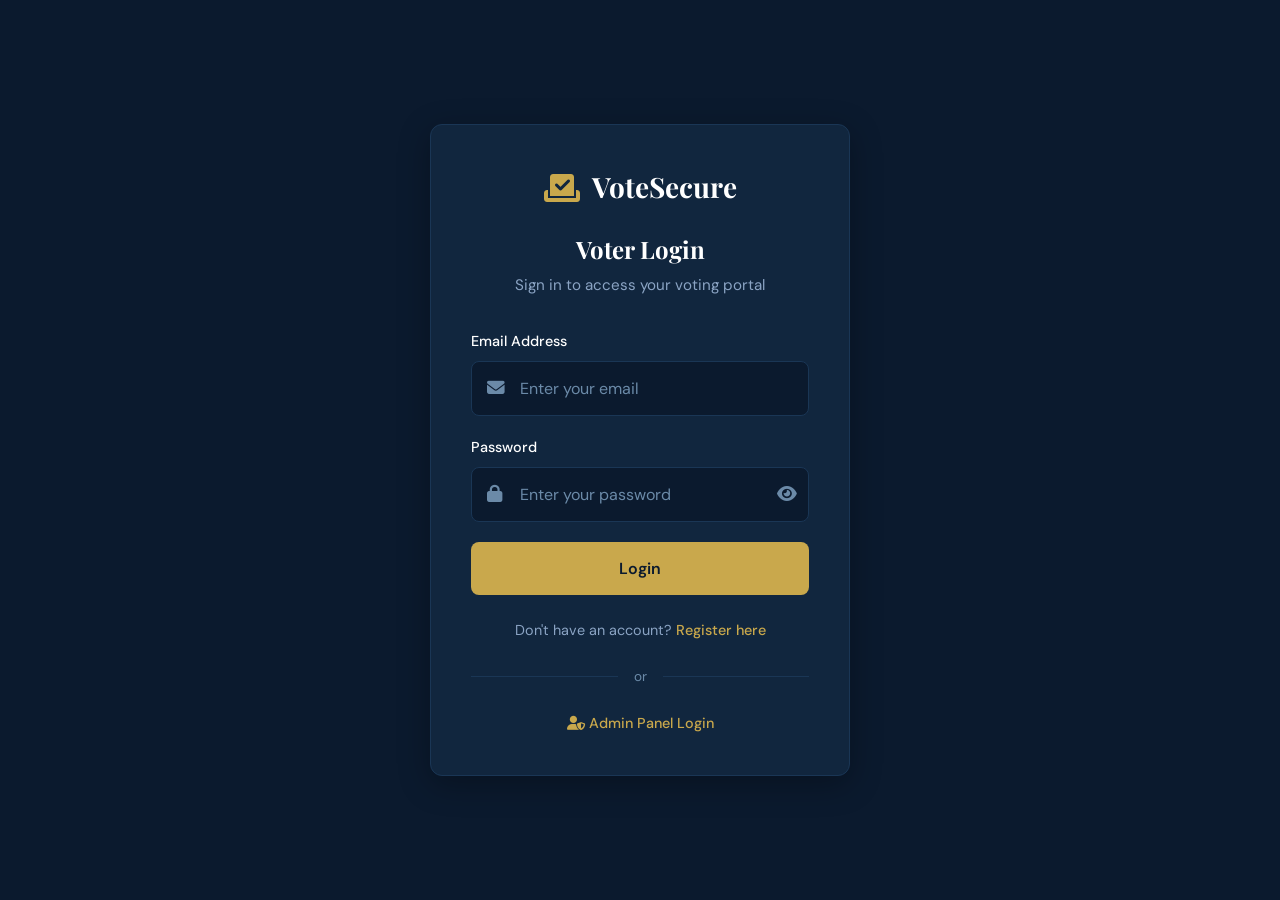
<file: index.html>
<!DOCTYPE html>
<html lang="en">
<head>
  <meta charset="UTF-8">
  <meta name="viewport" content="width=device-width, initial-scale=1.0">
  <title>VoteSecure - Voter Login</title>
  <link rel="icon" type="image/svg+xml" href="favicon.svg">
  <link rel="stylesheet" href="css/style.css">
</head>
<body>
  <main class="page">
    <div class="card" role="main">
      <div class="logo" aria-hidden="true">
        <i class="fa-solid fa-check-to-slot"></i>
        <span>VoteSecure</span>
      </div>

      <h1 class="card-title">Voter Login</h1>
      <p class="card-subtitle">Sign in to access your voting portal</p>

      <form id="loginForm" novalidate autocomplete="off">
        <div class="form-group">
          <label for="email">Email Address</label>
          <div class="input-wrapper">
            <i class="fas fa-envelope" aria-hidden="true"></i>
            <input type="email" id="email" name="email" placeholder="Enter your email" autocomplete="off" required>
          </div>
          <div class="error-message" aria-live="polite"></div>
        </div>

        <div class="form-group">
          <label for="password">Password</label>
          <div class="input-wrapper">
            <i class="fas fa-lock" aria-hidden="true"></i>
            <input type="password" id="password" name="password" placeholder="Enter your password" autocomplete="new-password" required>
            <button type="button" class="toggle-password" aria-label="Toggle password visibility">
              <i class="fas fa-eye" aria-hidden="true"></i>
            </button>
          </div>
          <div class="error-message" aria-live="polite"></div>
        </div>

        <button type="submit" class="btn">Login</button>
      </form>

      <p class="footer-links">
        Don't have an account? <a href="register.html">Register here</a>
      </p>

      <div class="divider">or</div>

      <p class="footer-links">
        <a href="admin-login.html"><i class="fas fa-user-shield" aria-hidden="true"></i> Admin Panel Login</a>
      </p>
    </div>
  </main>
  <script src="js/app.js"></script>
</body>
</html>
</file>
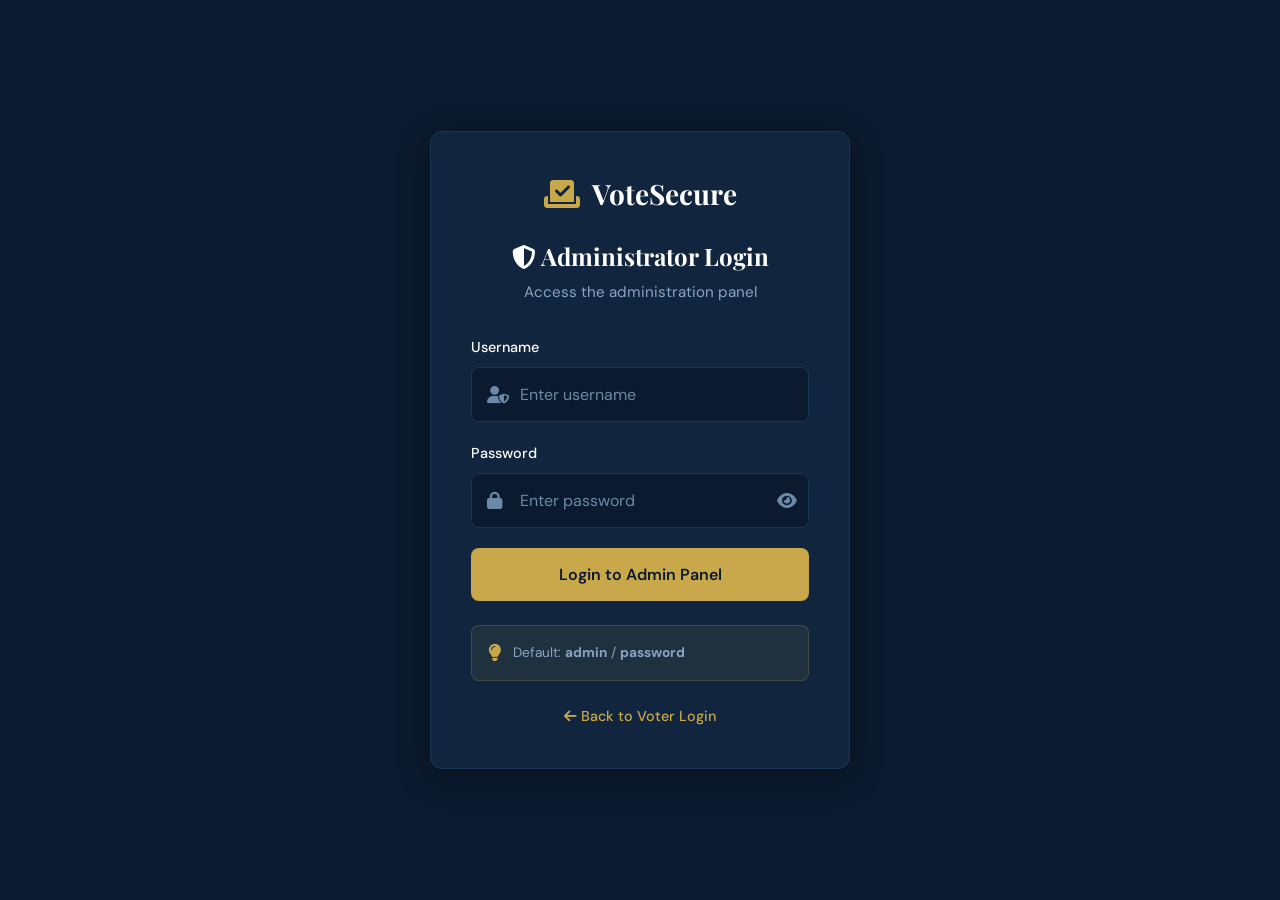
<file: admin-candidates.html>
<!DOCTYPE html>
<html lang="en">
<head>
  <meta charset="UTF-8">
  <meta name="viewport" content="width=device-width, initial-scale=1.0">
  <title>VoteSecure - Manage Candidates</title>
  <link rel="icon" type="image/svg+xml" href="favicon.svg">
  <link rel="stylesheet" href="css/style.css">
</head>
<body>
  <div class="dashboard-layout">
    <aside class="sidebar" id="sidebar" role="navigation" aria-label="Admin navigation">
      <div class="sidebar-header">
        <div class="logo" aria-hidden="true">
          <i class="fa-solid fa-check-to-slot"></i>
          <span>VoteSecure <small>Admin Panel</small></span>
        </div>
      </div>
      <nav class="sidebar-nav">
        <ul>
          <li>
            <span class="nav-group-label">MAIN</span>
            <a href="admin-dashboard.html" class="nav-link"><i class="fas fa-tachometer-alt" aria-hidden="true"></i> Dashboard</a>
          </li>
          <li>
            <span class="nav-group-label">ELECTIONS</span>
            <a href="admin-elections.html" class="nav-link"><i class="fas fa-calendar-check" aria-hidden="true"></i> Manage Elections</a>
            <a href="admin-candidates.html" class="nav-link active"><i class="fas fa-users" aria-hidden="true"></i> Candidates</a>
            <a href="admin-results.html" class="nav-link"><i class="fas fa-chart-bar" aria-hidden="true"></i> Results</a>
          </li>
          <li>
            <span class="nav-group-label">VOTERS</span>
            <a href="admin-voters.html" class="nav-link"><i class="fas fa-user-check" aria-hidden="true"></i> Voter Management</a>
          </li>
          <li>
            <span class="nav-group-label">SYSTEM</span>
            <a href="index.html" class="nav-link"><i class="fas fa-globe" aria-hidden="true"></i> Public Site</a>
          </li>
        </ul>
      </nav>
      <div class="sidebar-footer">
        <div class="admin-user-box">
          <div class="admin-avatar" aria-hidden="true">S</div>
          <div class="admin-info">
            <span class="admin-name">System Administrator</span>
            <span class="admin-role">Administrator</span>
          </div>
        </div>
        <button class="btn btn-logout btn-full" id="logoutBtn"><i class="fas fa-sign-out-alt" aria-hidden="true"></i> Logout</button>
      </div>
    </aside>

    <div class="sidebar-overlay" id="sidebarOverlay" aria-hidden="true"></div>

    <div class="main-wrapper">
      <header class="top-bar" role="banner">
        <div class="top-bar-left">
          <button class="hamburger" id="hamburger" aria-label="Toggle menu" aria-expanded="false" aria-controls="sidebar">
            <i class="fas fa-bars" aria-hidden="true"></i>
          </button>
          <h1 class="page-title">Manage Candidates</h1>
        </div>
        <div class="top-bar-right">
          <button class="btn btn-auto" id="addCandidateBtn"><i class="fas fa-plus" aria-hidden="true"></i><span class="btn-label"> Add Candidate</span></button>
        </div>
      </header>

      <main class="main-content" role="main">
        <div class="filter-bar" aria-label="Filter candidates by election">
          <span class="filter-label">Filter by election:</span>
          <div class="filter-buttons" id="filterButtons"></div>
        </div>

        <section class="card-section" aria-labelledby="candidatesHeading">
          <div class="card-section-header">
            <h2 class="section-title" id="candidatesHeading"><i class="fas fa-users" aria-hidden="true"></i> Candidates</h2>
            <span class="candidate-count" id="candidateCount">0 total</span>
          </div>
          <div class="table-container">
            <table class="data-table" id="candidatesTable">
              <thead>
                <tr>
                  <th scope="col">Name</th>
                  <th scope="col">Party</th>
                  <th scope="col">Election</th>
                  <th scope="col">Votes Received</th>
                  <th scope="col">Bio</th>
                  <th scope="col">Action</th>
                </tr>
              </thead>
              <tbody></tbody>
            </table>
            <p class="empty-message" id="candidatesEmpty" hidden>No candidates found.</p>
          </div>
        </section>
      </main>
    </div>
  </div>

  <div class="modal-overlay" id="addCandidateModal" role="dialog" aria-modal="true" aria-labelledby="addCandidateModalTitle" hidden>
    <div class="modal">
      <h2 id="addCandidateModalTitle">Add Candidate</h2>
      <form id="addCandidateForm" novalidate>
        <div class="form-group">
          <label for="candidateElection" class="required">Election</label>
          <div class="input-wrapper">
            <i class="fas fa-box-check" aria-hidden="true"></i>
            <select id="candidateElection" name="electionId" required>
              <option value="">Select an election</option>
            </select>
          </div>
          <div class="error-message" aria-live="polite"></div>
        </div>
        <div class="form-group">
          <label for="candidateName" class="required">Full Name</label>
          <div class="input-wrapper">
            <i class="fas fa-user" aria-hidden="true"></i>
            <input type="text" id="candidateName" name="name" placeholder="Enter candidate name" required>
          </div>
          <div class="error-message" aria-live="polite"></div>
        </div>
        <div class="form-group">
          <label for="candidateParty" class="required">Party Name</label>
          <div class="input-wrapper">
            <i class="fas fa-flag" aria-hidden="true"></i>
            <input type="text" id="candidateParty" name="party" placeholder="Enter party name" required>
          </div>
          <div class="error-message" aria-live="polite"></div>
        </div>
        <div class="form-group">
          <label for="candidateBio">Bio</label>
          <div class="input-wrapper">
            <i class="fas fa-align-left" aria-hidden="true"></i>
            <textarea id="candidateBio" name="bio" placeholder="Enter candidate bio (optional)" rows="3"></textarea>
          </div>
          <div class="error-message" aria-live="polite"></div>
        </div>
        <div class="modal-actions">
          <button type="button" class="btn btn-outline" id="addCandidateCancel">Cancel</button>
          <button type="submit" class="btn" id="addCandidateSubmit"><i class="fas fa-plus" aria-hidden="true"></i> Add Candidate</button>
        </div>
      </form>
    </div>
  </div>

  <div class="modal-overlay" id="removeCandidateModal" role="dialog" aria-modal="true" aria-labelledby="removeCandidateModalTitle" hidden>
    <div class="modal">
      <h2 id="removeCandidateModalTitle">Remove Candidate</h2>
      <p id="removeCandidateMessage"></p>
      <div class="modal-actions">
        <button type="button" class="btn btn-outline" id="removeCandidateCancel">Cancel</button>
        <button type="button" class="btn" id="removeCandidateConfirm" style="background: var(--error); border-color: var(--error);"><i class="fas fa-trash" aria-hidden="true"></i> Remove</button>
      </div>
    </div>
  </div>

  <div class="toast-container" id="toastContainer" aria-live="polite"></div>

  <script src="js/data.js"></script>
  <script>
    const AdminCandidates = {
      currentFilter: 'all',
      candidateToRemove: null,

      init() {
        this.checkAuth();
        this.initSidebar();
        this.initLogout();
        this.initModals();
        this.renderFilterButtons();
        this.renderCandidatesTable();
      },

      checkAuth() {
        const isAdmin = sessionStorage.getItem('isAdmin');
        if (!isAdmin) {
          window.location.href = 'admin-login.html';
        }
      },

      initSidebar() {
        const hamburger = document.getElementById('hamburger');
        const sidebar = document.getElementById('sidebar');
        const overlay = document.getElementById('sidebarOverlay');

        hamburger?.addEventListener('click', () => {
          const isOpen = sidebar.classList.toggle('open');
          hamburger.setAttribute('aria-expanded', isOpen);
          overlay.classList.toggle('visible');
        });

        overlay?.addEventListener('click', () => {
          sidebar.classList.remove('open');
          hamburger.setAttribute('aria-expanded', 'false');
          overlay.classList.remove('visible');
        });
      },

      initLogout() {
        const logoutBtn = document.getElementById('logoutBtn');
        logoutBtn?.addEventListener('click', () => {
          sessionStorage.removeItem('adminUser');
          sessionStorage.removeItem('isAdmin');
          window.location.href = 'admin-login.html';
        });
      },

      initModals() {
        const addBtn = document.getElementById('addCandidateBtn');
        const addModal = document.getElementById('addCandidateModal');
        const removeModal = document.getElementById('removeCandidateModal');
        const addForm = document.getElementById('addCandidateForm');
        const addCancel = document.getElementById('addCandidateCancel');
        const removeCancel = document.getElementById('removeCandidateCancel');
        const removeConfirm = document.getElementById('removeCandidateConfirm');

        addBtn?.addEventListener('click', () => this.openAddModal());
        addCancel?.addEventListener('click', () => this.closeAddModal());
        removeCancel?.addEventListener('click', () => this.closeRemoveModal());

        addModal?.addEventListener('click', (e) => {
          if (e.target === addModal) this.closeAddModal();
        });
        removeModal?.addEventListener('click', (e) => {
          if (e.target === removeModal) this.closeRemoveModal();
        });

        addForm?.addEventListener('submit', (e) => this.handleAddCandidate(e));
        removeConfirm?.addEventListener('click', () => this.confirmRemoveCandidate());

        addForm?.querySelectorAll('input[required], select[required]').forEach(input => {
          input.addEventListener('blur', () => this.validateField(input));
          input.addEventListener('input', () => this.clearError(input));
        });
      },

      openAddModal() {
        const modal = document.getElementById('addCandidateModal');
        const form = document.getElementById('addCandidateForm');
        this.populateElectionDropdown();
        form.reset();
        this.clearAllErrors(form);
        modal.hidden = false;
        document.body.style.overflow = 'hidden';
        setTimeout(() => document.getElementById('candidateElection')?.focus(), 100);
      },

      closeAddModal() {
        const modal = document.getElementById('addCandidateModal');
        modal.hidden = true;
        document.body.style.overflow = '';
      },

      openRemoveModal(candidate) {
        this.candidateToRemove = candidate;
        const modal = document.getElementById('removeCandidateModal');
        const message = document.getElementById('removeCandidateMessage');
        const election = DataStore.getElectionById(candidate.electionId);
        message.textContent = `Remove ${candidate.name} from ${election?.title || 'this election'}? This cannot be undone.`;
        modal.hidden = false;
        document.body.style.overflow = 'hidden';
      },

      closeRemoveModal() {
        const modal = document.getElementById('removeCandidateModal');
        this.candidateToRemove = null;
        modal.hidden = true;
        document.body.style.overflow = '';
      },

      populateElectionDropdown() {
        const select = document.getElementById('candidateElection');
        const elections = DataStore.getElections();
        select.innerHTML = '<option value="">Select an election</option>' +
          elections.map(e => `<option value="${e.id}">${this.escapeHtml(e.title)}</option>`).join('');
      },

      getRequiredMessage(input) {
        const messages = {
          candidateElection: 'Please select an election',
          candidateName: 'Full name is required',
          candidateParty: 'Party name is required'
        };
        return messages[input.id] || 'This field is required';
      },

      validateField(input) {
        if (input.required && !input.value.trim()) {
          this.setError(input, this.getRequiredMessage(input));
          return false;
        }
        this.setSuccess(input);
        return true;
      },

      setError(input, message) {
        input.classList.remove('success');
        input.classList.add('error');
        const errorEl = input.closest('.form-group')?.querySelector('.error-message');
        if (errorEl) {
          errorEl.textContent = message;
          errorEl.classList.add('visible');
        }
      },

      setSuccess(input) {
        input.classList.remove('error');
        input.classList.add('success');
        const errorEl = input.closest('.form-group')?.querySelector('.error-message');
        if (errorEl) {
          errorEl.classList.remove('visible');
        }
      },

      clearError(input) {
        input.classList.remove('error');
        const errorEl = input.closest('.form-group')?.querySelector('.error-message');
        if (errorEl) {
          errorEl.classList.remove('visible');
        }
      },

      clearAllErrors(form) {
        form.querySelectorAll('.error, .success').forEach(el => el.classList.remove('error', 'success'));
        form.querySelectorAll('.error-message').forEach(el => el.classList.remove('visible'));
      },

      handleAddCandidate(e) {
        e.preventDefault();
        const form = e.target;
        const fields = {
          electionId: form.querySelector('#candidateElection'),
          name: form.querySelector('#candidateName'),
          party: form.querySelector('#candidateParty')
        };
        const electionId = fields.electionId.value.trim();
        const name = fields.name.value.trim();
        const party = fields.party.value.trim();
        const bio = form.querySelector('#candidateBio').value.trim();

        const invalidFields = [];
        if (!electionId) {
          this.setError(fields.electionId, 'Please select an election');
          invalidFields.push(fields.electionId);
        }
        if (!name) {
          this.setError(fields.name, 'Full name is required');
          invalidFields.push(fields.name);
        }
        if (!party) {
          this.setError(fields.party, 'Party name is required');
          invalidFields.push(fields.party);
        }

        if (invalidFields.length) {
          invalidFields[0].focus();
          return;
        }

        const result = DataStore.addCandidate({ electionId, name, party, bio });
        if (result.success) {
          this.closeAddModal();
          this.showToast('Candidate added successfully', 'success');
          this.renderCandidatesTable();
        } else {
          this.showToast(result.message || 'Failed to add candidate', 'error');
        }
      },

      confirmRemoveCandidate() {
        if (!this.candidateToRemove) return;
        const result = DataStore.removeCandidate(this.candidateToRemove.id);
        if (result.success) {
          this.closeRemoveModal();
          this.showToast('Candidate removed successfully', 'success');
          this.renderCandidatesTable();
        } else {
          this.showToast(result.message || 'Failed to remove candidate', 'error');
        }
      },

      renderFilterButtons() {
        const container = document.getElementById('filterButtons');
        const elections = DataStore.getElections();
        container.innerHTML = `
          <button class="filter-btn ${this.currentFilter === 'all' ? 'active' : ''}" data-filter="all">All</button>
          ${elections.map(e => `<button class="filter-btn ${this.currentFilter === e.id ? 'active' : ''}" data-filter="${e.id}">${this.escapeHtml(e.title)}</button>`).join('')}
        `;
        container.querySelectorAll('.filter-btn').forEach(btn => {
          btn.addEventListener('click', () => {
            this.currentFilter = btn.dataset.filter;
            this.renderFilterButtons();
            this.renderCandidatesTable();
          });
        });
      },

      getFilteredCandidates() {
        const candidates = DataStore.getData().candidates;
        if (this.currentFilter === 'all') return candidates;
        return candidates.filter(c => c.electionId === this.currentFilter);
      },

      renderCandidatesTable() {
        const candidates = this.getFilteredCandidates();
        const tbody = document.querySelector('#candidatesTable tbody');
        const empty = document.getElementById('candidatesEmpty');
        const countEl = document.getElementById('candidateCount');

        countEl.textContent = `${candidates.length} total`;

        if (!candidates.length) {
          tbody.innerHTML = '';
          empty.hidden = false;
          return;
        }

        empty.hidden = true;
        tbody.innerHTML = candidates.map(candidate => {
          const election = DataStore.getElectionById(candidate.electionId);
          const initial = candidate.name.charAt(0).toUpperCase();
          const shortBio = candidate.bio.length > 60 ? candidate.bio.substring(0, 60) + '…' : candidate.bio;
          return `
            <tr>
              <td>
                <div class="candidate-name-cell">
                  <span class="candidate-avatar-sm" aria-hidden="true">${initial}</span>
                  <span>${this.escapeHtml(candidate.name)}</span>
                </div>
              </td>
              <td><span class="badge party-badge">${this.escapeHtml(candidate.party)}</span></td>
              <td>${this.escapeHtml(election?.title || 'Unknown')}</td>
              <td class="votes-cell">${candidate.votes.toLocaleString()}</td>
              <td class="bio-cell">${this.escapeHtml(shortBio)}</td>
              <td>
                <button class="btn-remove" data-candidate-id="${candidate.id}" aria-label="Remove ${this.escapeHtml(candidate.name)}">
                  <i class="fas fa-trash" aria-hidden="true"></i>
                  <span>Remove</span>
                </button>
              </td>
            </tr>
          `;
        }).join('');

        tbody.querySelectorAll('.btn-remove').forEach(btn => {
          btn.addEventListener('click', () => {
            const candidate = candidates.find(c => c.id === btn.dataset.candidateId);
            if (candidate) this.openRemoveModal(candidate);
          });
        });
      },

      showToast(message, type = 'success') {
        const container = document.getElementById('toastContainer');
        const toast = document.createElement('div');
        toast.className = `toast ${type}`;
        toast.textContent = message;
        container.appendChild(toast);
        setTimeout(() => toast.classList.add('show'), 10);
        setTimeout(() => {
          toast.classList.remove('show');
          setTimeout(() => toast.remove(), 300);
        }, 3000);
      },

      escapeHtml(text) {
        const div = document.createElement('div');
        div.textContent = text;
        return div.innerHTML;
      }
    };

    document.addEventListener('DOMContentLoaded', () => AdminCandidates.init());
  </script>
<style>
    .filter-bar {
      display: flex;
      align-items: center;
      gap: 1rem;
      padding: 1.5rem 2rem;
      background: var(--card-bg);
      border-bottom: 1px solid var(--card-border);
      flex-wrap: wrap;
    }

    .filter-label {
      font-weight: 500;
      color: var(--text-secondary);
      font-size: 0.95rem;
      white-space: nowrap;
    }

    .filter-buttons {
      display: flex;
      gap: 0.5rem;
      flex-wrap: wrap;
    }

    .filter-btn {
      padding: 0.5rem 1rem;
      background: transparent;
      border: 1px solid var(--card-border);
      border-radius: 999px;
      color: var(--text-secondary);
      font-size: 0.85rem;
      font-weight: 500;
      cursor: pointer;
      transition: all var(--transition);
    }

    .filter-btn:hover {
      border-color: var(--gold);
      color: var(--gold);
    }

    .filter-btn.active {
      background: var(--gold);
      border-color: var(--gold);
      color: var(--bg-dark);
    }

    .candidate-count {
      color: var(--text-secondary);
      font-size: 0.95rem;
      font-weight: 500;
    }

    .candidate-name-cell {
      display: flex;
      align-items: center;
      gap: 0.75rem;
    }

    .candidate-avatar-sm {
      width: 36px;
      height: 36px;
      border-radius: 50%;
      background: linear-gradient(135deg, #3b82f6, #60a5fa);
      color: var(--bg-dark);
      display: flex;
      align-items: center;
      justify-content: center;
      font-family: 'Playfair Display', serif;
      font-size: 1rem;
      font-weight: 700;
      flex-shrink: 0;
    }

    .party-badge {
      background: rgba(59, 130, 246, 0.15);
      color: #3b82f6;
      border: 1px solid rgba(59, 130, 246, 0.3);
    }

    .data-table td.votes-cell {
      color: var(--gold);
      font-weight: 700;
      font-family: 'DM Sans', sans-serif;
      font-size: 0.95rem;
    }

    .bio-cell {
      max-width: 250px;
      color: var(--text-secondary);
      font-size: 0.85rem;
    }

    .btn-remove {
      padding: 0.5rem 1rem;
      border-radius: 8px;
      background: transparent;
      border: 1px solid var(--error);
      color: var(--error);
      display: inline-flex;
      align-items: center;
      gap: 0.5rem;
      cursor: pointer;
      transition: all var(--transition);
      font-size: 0.85rem;
      font-weight: 500;
    }

    .btn-remove:hover {
      background: var(--error);
      color: var(--text-primary);
    }

    .modal-overlay {
      position: fixed;
      top: 0;
      left: 0;
      width: 100%;
      height: 100%;
      background: rgba(0, 0, 0, 0.7);
      display: flex;
      align-items: flex-start;
      justify-content: center;
      padding: 1rem;
      z-index: 1000;
      opacity: 0;
      visibility: hidden;
      overflow-y: auto;
      scrollbar-width: thin;
      scrollbar-color: rgba(255, 255, 255, 0.2) transparent;
      transition: opacity var(--transition), visibility var(--transition);
    }

    .modal-overlay:not([hidden]) {
      opacity: 1;
      visibility: visible;
    }

    .modal {
      background: var(--card-bg);
      border: 1px solid var(--card-border);
      border-radius: var(--radius);
      padding: 2rem;
      width: 100%;
      max-width: 480px;
      margin: auto;
      box-shadow: var(--shadow-hover);
      transform: scale(0.95);
      transition: transform var(--transition);
      max-height: 90vh;
      overflow-y: auto;
      scrollbar-width: thin;
      scrollbar-color: var(--card-border) transparent;
    }

    .modal-overlay:not([hidden]) .modal {
      transform: scale(1);
    }

    .modal h2 {
      font-size: 1.35rem;
      text-align: center;
      margin: 0 0 1.5rem;
      padding: 0.25rem 0 0;
    }

    .modal::-webkit-scrollbar,
    .modal-overlay::-webkit-scrollbar {
      width: 8px;
    }

    .modal::-webkit-scrollbar-track,
    .modal-overlay::-webkit-scrollbar-track {
      background: transparent;
    }

    .modal::-webkit-scrollbar-thumb {
      background: var(--card-border);
      border-radius: 8px;
    }

    .modal::-webkit-scrollbar-thumb:hover {
      background: var(--gold);
    }

    .modal-overlay::-webkit-scrollbar-thumb {
      background: rgba(255, 255, 255, 0.2);
      border-radius: 8px;
    }

    .modal p {
      color: var(--text-secondary);
      text-align: center;
      margin-bottom: 1.5rem;
      line-height: 1.6;
    }

    .modal-actions {
      display: flex;
      gap: 1rem;
      margin-top: 1rem;
    }

    .modal-actions .btn {
      flex: 1;
    }

    .btn-outline {
      background: transparent;
      border: 1px solid var(--gold);
      color: var(--gold);
    }

    .btn-outline:hover {
      background: var(--gold);
      color: var(--bg-dark);
    }

    .toast-container {
      position: fixed;
      bottom: 2rem;
      right: 2rem;
      z-index: 1100;
      display: flex;
      flex-direction: column;
      gap: 0.75rem;
    }

    .toast {
      padding: 1rem 1.5rem;
      border-radius: 8px;
      font-weight: 500;
      font-size: 0.9rem;
      transform: translateX(120%);
      opacity: 0;
      transition: transform var(--transition), opacity var(--transition);
      box-shadow: var(--shadow);
    }

    .toast.show {
      transform: translateX(0);
      opacity: 1;
    }

    .toast.success {
      background: rgba(46, 204, 113, 0.9);
      color: var(--bg-dark);
      border: 1px solid var(--success);
    }

    .toast.error {
      background: rgba(231, 76, 60, 0.9);
      color: var(--text-primary);
      border: 1px solid var(--error);
    }

    @media (max-width: 768px) {
      #candidatesTable {
        min-width: 820px;
      }

      #candidatesTable th:first-child,
      #candidatesTable td:first-child {
        min-width: 200px;
        white-space: normal;
      }

      #candidatesTable th:nth-child(2),
      #candidatesTable td:nth-child(2),
      #candidatesTable th:nth-child(3),
      #candidatesTable td:nth-child(3),
      #candidatesTable th:nth-child(4),
      #candidatesTable td:nth-child(4),
      #candidatesTable th:last-child,
      #candidatesTable td:last-child {
        white-space: nowrap;
      }

      .filter-bar {
        padding: 1rem 1.5rem;
      }

      .filter-label {
        width: 100%;
        margin-bottom: 0.5rem;
      }

      .candidate-name-cell {
        gap: 0.5rem;
      }

      .candidate-avatar-sm {
        width: 32px;
        height: 32px;
        font-size: 0.875rem;
      }

      .bio-cell {
        max-width: 150px;
      }

      .btn-remove {
        padding: 0.5rem 0.75rem;
        font-size: 0.8rem;
      }

      .modal {
        padding: 1.5rem;
        max-height: 92vh;
      }

      .modal-actions {
        flex-direction: column;
      }
    }
  </style>
</body>
</html>
</file>
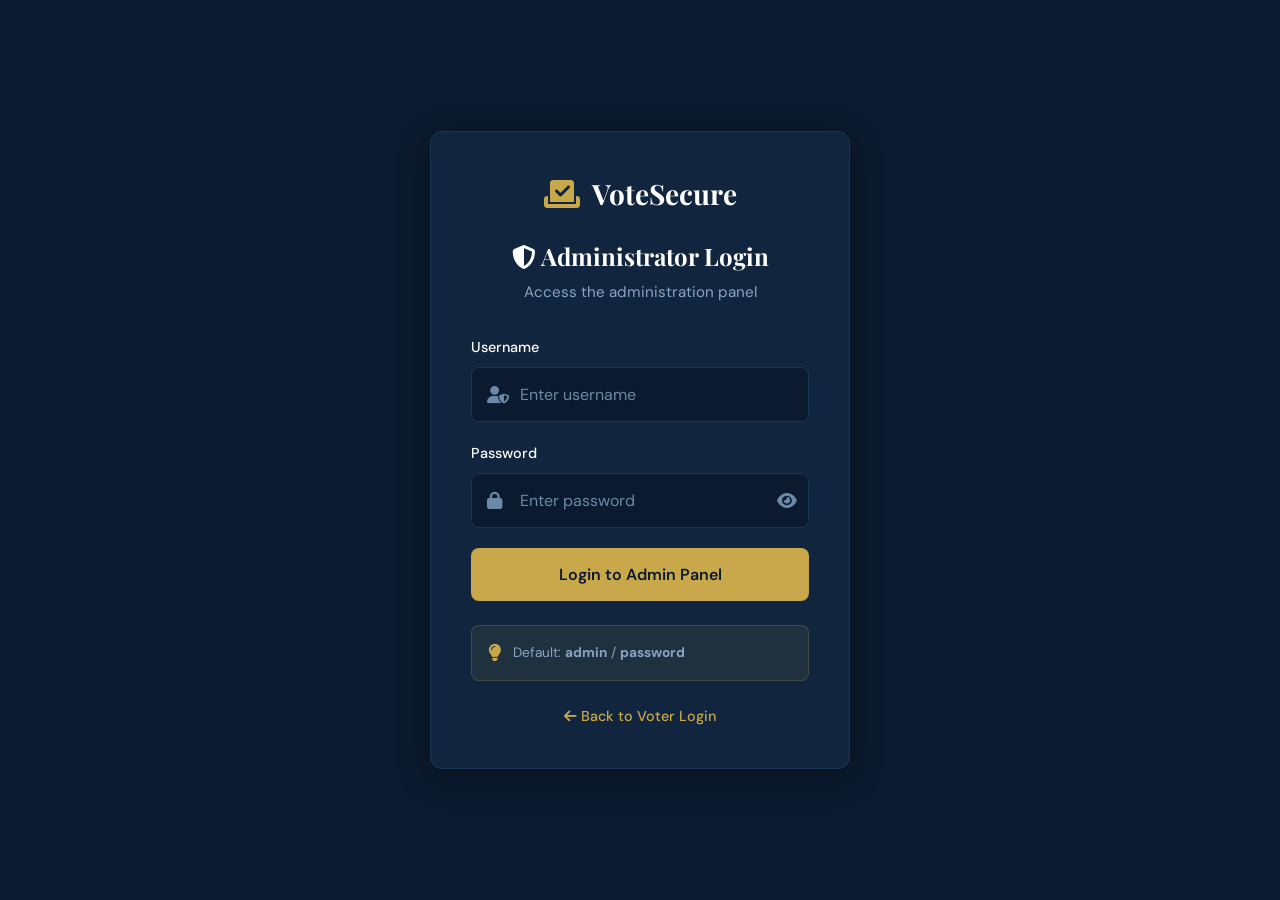
<file: admin-dashboard.html>
<!DOCTYPE html>
<html lang="en">
<head>
  <meta charset="UTF-8">
  <meta name="viewport" content="width=device-width, initial-scale=1.0">
  <title>VoteSecure - Admin Dashboard</title>
  <link rel="icon" type="image/svg+xml" href="favicon.svg">
  <link rel="stylesheet" href="css/style.css">
</head>
<body>
  <div class="dashboard-layout">
    <aside class="sidebar" id="sidebar" role="navigation" aria-label="Admin navigation">
      <div class="sidebar-header">
        <div class="logo" aria-hidden="true">
          <i class="fa-solid fa-check-to-slot"></i>
          <span>VoteSecure <small>Admin Panel</small></span>
        </div>
      </div>
      <nav class="sidebar-nav">
        <ul>
          <li>
            <span class="nav-group-label">MAIN</span>
            <a href="#" class="nav-link active" data-page="dashboard"><i class="fas fa-tachometer-alt" aria-hidden="true"></i> Dashboard</a>
          </li>
          <li>
            <span class="nav-group-label">ELECTIONS</span>
            <a href="admin-elections.html" class="nav-link"><i class="fas fa-calendar-check" aria-hidden="true"></i> Manage Elections</a>
            <a href="admin-candidates.html" class="nav-link"><i class="fas fa-users" aria-hidden="true"></i> Candidates</a>
            <a href="admin-results.html" class="nav-link"><i class="fas fa-chart-bar" aria-hidden="true"></i> Results</a>
          </li>
          <li>
            <span class="nav-group-label">VOTERS</span>
            <a href="admin-voters.html" class="nav-link"><i class="fas fa-user-check" aria-hidden="true"></i> Voter Management</a>
          </li>
          <li>
            <span class="nav-group-label">SYSTEM</span>
            <a href="index.html" class="nav-link"><i class="fas fa-globe" aria-hidden="true"></i> Public Site</a>
          </li>
        </ul>
      </nav>
      <div class="sidebar-footer">
        <div class="admin-user-box">
          <div class="admin-avatar" aria-hidden="true">S</div>
          <div class="admin-info">
            <span class="admin-name">System Administrator</span>
            <span class="admin-role">Administrator</span>
          </div>
        </div>
        <button class="btn btn-logout btn-full" id="logoutBtn"><i class="fas fa-sign-out-alt" aria-hidden="true"></i> Logout</button>
      </div>
    </aside>

    <div class="sidebar-overlay" id="sidebarOverlay" aria-hidden="true"></div>

    <div class="main-wrapper">
      <header class="top-bar" role="banner">
        <div class="top-bar-left">
          <button class="hamburger" id="hamburger" aria-label="Toggle menu" aria-expanded="false" aria-controls="sidebar">
            <i class="fas fa-bars" aria-hidden="true"></i>
          </button>
          <h1 class="page-title">Dashboard Overview</h1>
        </div>
        <div class="top-bar-right">
          <span class="date-display" id="currentDate"></span>
        </div>
      </header>

      <main class="main-content" role="main">
        <section class="stats-grid" aria-label="Dashboard statistics">
          <article class="stat-card">
            <div class="stat-icon"><i class="fas fa-users" aria-hidden="true"></i></div>
            <div class="stat-content">
              <span class="stat-value" id="statTotalVoters">0</span>
              <span class="stat-label">Total Registered Voters</span>
            </div>
          </article>
          <article class="stat-card">
            <div class="stat-icon verified"><i class="fas fa-check-circle" aria-hidden="true"></i></div>
            <div class="stat-content">
              <span class="stat-value" id="statVerifiedVoters">0</span>
              <span class="stat-label">Verified Voters</span>
            </div>
          </article>
          <article class="stat-card">
            <div class="stat-icon pending"><i class="fas fa-clock" aria-hidden="true"></i></div>
            <div class="stat-content">
              <span class="stat-value" id="statPendingVoters">0</span>
              <span class="stat-label">Pending Verification</span>
            </div>
          </article>
          <article class="stat-card">
            <div class="stat-icon"><i class="fas fa-list-alt" aria-hidden="true"></i></div>
            <div class="stat-content">
              <span class="stat-value" id="statTotalElections">0</span>
              <span class="stat-label">Total Elections</span>
            </div>
          </article>
          <article class="stat-card">
            <div class="stat-icon ongoing"><i class="fas fa-vote-yea" aria-hidden="true"></i></div>
            <div class="stat-content">
              <span class="stat-value" id="statActiveElections">0</span>
              <span class="stat-label">Active Elections</span>
            </div>
          </article>
          <article class="stat-card">
            <div class="stat-icon"><i class="fas fa-vote-yea" aria-hidden="true"></i></div>
            <div class="stat-content">
              <span class="stat-value" id="statTotalVotes">0</span>
              <span class="stat-label">Total Votes Cast</span>
            </div>
          </article>
        </section>

        <div class="cards-grid">
          <section class="card-section" aria-labelledby="electionsHeading">
            <div class="card-section-header">
              <h2 class="section-title" id="electionsHeading"><i class="fas fa-box-check" aria-hidden="true"></i> Elections</h2>
              <a href="admin-elections.html" class="btn btn-sm">Manage</a>
            </div>
            <div class="table-container">
              <table class="data-table" id="electionsTable">
                <thead>
                  <tr>
                    <th scope="col">Title</th>
                    <th scope="col">Status</th>
                    <th scope="col">Votes</th>
                  </tr>
                </thead>
                <tbody></tbody>
              </table>
              <p class="empty-message" id="electionsEmpty" hidden>No elections found.</p>
            </div>
          </section>

          <section class="card-section" aria-labelledby="recentVotesHeading">
            <h2 class="section-title" id="recentVotesHeading"><i class="fas fa-history" aria-hidden="true"></i> Recent Votes</h2>
            <div class="table-container">
              <table class="data-table" id="recentVotesTable">
                <thead>
                  <tr>
                    <th scope="col">Voter</th>
                    <th scope="col">Candidate</th>
                    <th scope="col">Time</th>
                  </tr>
                </thead>
                <tbody></tbody>
              </table>
              <p class="empty-message" id="recentVotesEmpty" hidden>No recent votes recorded.</p>
            </div>
          </section>
        </div>
      </main>
    </div>
  </div>

  <script src="js/data.js"></script>
  <script>
    const AdminDashboard = {
      init() {
        this.checkAuth();
        this.initSidebar();
        this.initLogout();
        this.setCurrentDate();
        this.renderDashboard();
      },

      checkAuth() {
        const isAdmin = sessionStorage.getItem('isAdmin');
        if (!isAdmin) {
          window.location.href = 'admin-login.html';
        }
      },

      initSidebar() {
        const hamburger = document.getElementById('hamburger');
        const sidebar = document.getElementById('sidebar');
        const overlay = document.getElementById('sidebarOverlay');

        hamburger?.addEventListener('click', () => {
          const isOpen = sidebar.classList.toggle('open');
          hamburger.setAttribute('aria-expanded', isOpen);
          overlay.classList.toggle('visible');
        });

        overlay?.addEventListener('click', () => {
          sidebar.classList.remove('open');
          hamburger.setAttribute('aria-expanded', 'false');
          overlay.classList.remove('visible');
        });
      },

      initLogout() {
        const logoutBtn = document.getElementById('logoutBtn');
        logoutBtn?.addEventListener('click', () => {
          sessionStorage.removeItem('adminUser');
          sessionStorage.removeItem('isAdmin');
          window.location.href = 'admin-login.html';
        });
      },

      setCurrentDate() {
        const dateEl = document.getElementById('currentDate');
        if (dateEl) {
          const today = new Date();
          const options = { weekday: 'long', year: 'numeric', month: 'long', day: 'numeric' };
          dateEl.textContent = today.toLocaleDateString('en-US', options);
        }
      },

      renderDashboard() {
        const voters = DataStore.getVoters();
        const verifiedVoters = voters.filter(v => v.status === 'verified');
        const pendingVoters = voters.filter(v => v.status === 'pending');
        const elections = DataStore.getElections();
        const activeElections = elections.filter(e => e.status === 'ongoing');
        const allVotes = DataStore.getRecentVotes(1000);

        const totalVotesCast = elections.reduce((sum, e) => {
          const candidates = DataStore.getCandidatesByElection(e.id);
          return sum + candidates.reduce((s, c) => s + c.votes, 0);
        }, 0);

        document.getElementById('statTotalVoters').textContent = voters.length;
        document.getElementById('statVerifiedVoters').textContent = verifiedVoters.length;
        document.getElementById('statPendingVoters').textContent = pendingVoters.length;
        document.getElementById('statTotalElections').textContent = elections.length;
        document.getElementById('statActiveElections').textContent = activeElections.length;
        document.getElementById('statTotalVotes').textContent = totalVotesCast;

        this.renderElectionsTable(elections);
        this.renderRecentVotesTable(DataStore.getRecentVotes(5));
      },

      renderElectionsTable(elections) {
        const tbody = document.querySelector('#electionsTable tbody');
        const empty = document.getElementById('electionsEmpty');

        if (!elections.length) {
          tbody.innerHTML = '';
          empty.hidden = false;
          return;
        }

        empty.hidden = true;
        tbody.innerHTML = elections.map(election => {
          const candidates = DataStore.getCandidatesByElection(election.id);
          const totalVotes = candidates.reduce((sum, c) => sum + c.votes, 0);
          let statusClass = '';
          let statusText = '';
          if (election.status === 'ongoing') {
            statusClass = 'badge-ongoing';
            statusText = 'Ongoing';
          } else if (election.status === 'completed') {
            statusClass = 'badge-completed';
            statusText = 'Completed';
          } else {
            statusClass = 'badge-upcoming';
            statusText = 'Upcoming';
          }

          return `
            <tr>
              <td>${this.escapeHtml(election.title)}</td>
              <td><span class="badge ${statusClass}">${statusText}</span></td>
              <td>${totalVotes.toLocaleString()}</td>
            </tr>
          `;
        }).join('');
      },

      renderRecentVotesTable(votes) {
        const tbody = document.querySelector('#recentVotesTable tbody');
        const empty = document.getElementById('recentVotesEmpty');

        if (!votes.length) {
          tbody.innerHTML = '';
          empty.hidden = false;
          return;
        }

        empty.hidden = true;
        tbody.innerHTML = votes.map(vote => {
          const date = new Date(vote.timestamp).toLocaleString('en-US', {
            month: 'short', day: 'numeric',
            hour: 'numeric', minute: '2-digit'
          });

          return `
            <tr>
              <td>${this.escapeHtml(vote.voterName)}</td>
              <td>${this.escapeHtml(vote.candidateName)}</td>
              <td>${date}</td>
            </tr>
          `;
        }).join('');
      },

      escapeHtml(text) {
        const div = document.createElement('div');
        div.textContent = text;
        return div.innerHTML;
      }
    };

    document.addEventListener('DOMContentLoaded', () => AdminDashboard.init());
  </script>
  <style>
    .dashboard-layout {
      display: grid;
      grid-template-columns: 260px 1fr;
      min-height: 100vh;
    }

    .sidebar {
      background: var(--card-bg);
      border-right: 1px solid var(--card-border);
      display: flex;
      flex-direction: column;
      position: fixed;
      top: 0;
      left: 0;
      height: 100vh;
      width: 260px;
      z-index: 100;
      transition: transform var(--transition);
    }

    .sidebar-header {
      padding: 1.5rem;
      border-bottom: 1px solid var(--card-border);
    }

    .sidebar-header .logo {
      justify-content: flex-start;
      margin-bottom: 0;
    }

    .sidebar-header .logo i {
      font-size: 1.75rem;
    }

    .sidebar-header .logo span {
      font-size: 1.5rem;
    }

    .sidebar-header .logo small {
      display: block;
      margin-left: 0;
      margin-top: 0.15rem;
      font-family: 'DM Sans', sans-serif;
      font-size: 0.75rem;
      font-weight: 500;
      letter-spacing: 0.08em;
      text-transform: none;
      color: var(--text-secondary);
      line-height: 1.2;
    }

    .sidebar-nav {
      flex: 1;
      padding: 1rem 0;
      overflow-y: auto;
    }

    .sidebar-nav ul {
      list-style: none;
    }

    .nav-group-label {
      display: block;
      padding: 0.75rem 1.5rem 0.25rem;
      font-size: 0.65rem;
      font-weight: 600;
      text-transform: uppercase;
      letter-spacing: 0.1em;
      color: var(--text-muted);
    }

    .nav-link {
      display: flex;
      align-items: center;
      gap: 0.75rem;
      padding: 0.875rem 1.5rem;
      color: var(--text-secondary);
      font-weight: 500;
      font-size: 0.95rem;
      transition: color var(--transition), background var(--transition);
      border-left: 3px solid transparent;
      text-decoration: none;
    }

    .nav-link:hover {
      color: var(--gold);
      background: rgba(201, 168, 76, 0.08);
    }

    .nav-link.active {
      color: var(--gold);
      background: rgba(201, 168, 76, 0.12);
      border-left-color: var(--gold);
    }

    .nav-link i {
      width: 20px;
      text-align: center;
      font-size: 1.1rem;
    }

    .sidebar-footer {
      padding: 1rem 1.5rem;
      border-top: 1px solid var(--card-border);
      display: flex;
      flex-direction: column;
      gap: 0.75rem;
    }

    .admin-user-box {
      display: flex;
      align-items: center;
      gap: 0.75rem;
      padding: 0.75rem;
      background: rgba(201, 168, 76, 0.08);
      border: 1px solid rgba(201, 168, 76, 0.2);
      border-radius: 8px;
    }

    .admin-avatar {
      width: 40px;
      height: 40px;
      border-radius: 50%;
      background: var(--gold);
      color: var(--bg-dark);
      display: flex;
      align-items: center;
      justify-content: center;
      font-weight: 700;
      font-size: 1.1rem;
      font-family: 'Playfair Display', serif;
      flex-shrink: 0;
    }

    .admin-info {
      display: flex;
      flex-direction: column;
      min-width: 0;
    }

    .admin-name {
      font-weight: 600;
      font-size: 0.9rem;
      white-space: nowrap;
      overflow: hidden;
      text-overflow: ellipsis;
    }

    .admin-role {
      font-size: 0.75rem;
      color: var(--text-muted);
    }

    .btn-full {
      width: 100%;
      justify-content: center;
    }

    .btn-sm {
      padding: 0.5rem 1rem;
      font-size: 0.85rem;
      width: auto;
    }

    .main-wrapper {
      grid-column: 2;
      display: flex;
      flex-direction: column;
      min-height: 100vh;
      width: 100%;
    }

    .top-bar {
      display: flex;
      align-items: center;
      justify-content: space-between;
      padding: 1rem 2rem;
      background: var(--card-bg);
      border-bottom: 1px solid var(--card-border);
      position: sticky;
      top: 0;
      z-index: 50;
    }

    .top-bar-left {
      display: flex;
      align-items: center;
      gap: 1rem;
    }

    .hamburger {
      display: none;
      background: none;
      border: none;
      color: var(--text-primary);
      font-size: 1.5rem;
      cursor: pointer;
      padding: 0.5rem;
      border-radius: 8px;
      transition: background var(--transition);
    }

    .hamburger:hover {
      background: rgba(201, 168, 76, 0.1);
    }

    .page-title {
      font-size: 1.5rem;
      font-weight: 700;
    }

    .top-bar-right {
      display: flex;
      align-items: center;
      gap: 1rem;
    }

    .date-display {
      color: var(--text-secondary);
      font-size: 0.95rem;
      font-weight: 500;
      white-space: nowrap;
    }

    .btn-logout {
      background: transparent;
      border: 1px solid var(--error);
      color: var(--error);
      padding: 0.625rem 1.25rem;
      border-radius: 8px;
      font-weight: 500;
      font-size: 0.9rem;
      cursor: pointer;
      display: flex;
      align-items: center;
      gap: 0.5rem;
      transition: background var(--transition), color var(--transition);
    }

    .btn-logout:hover {
      background: var(--error);
      color: var(--text-primary);
    }

    .main-content {
      flex: 1;
      padding: 2rem;
      overflow-y: auto;
    }

    .stats-grid {
      display: grid;
      grid-template-columns: repeat(4, 1fr);
      gap: 1.5rem;
      margin-bottom: 2.5rem;
    }

    .stat-card {
      background: var(--card-bg);
      border: 1px solid var(--card-border);
      border-radius: var(--radius);
      padding: 1.5rem;
      display: flex;
      align-items: center;
      gap: 1rem;
      transition: box-shadow var(--transition), transform var(--transition);
    }

    .stat-card:hover {
      box-shadow: var(--shadow-hover);
      transform: translateY(-2px);
    }

    .stat-icon {
      width: 56px;
      height: 56px;
      border-radius: 12px;
      background: rgba(201, 168, 76, 0.15);
      color: var(--gold);
      display: flex;
      align-items: center;
      justify-content: center;
      font-size: 1.5rem;
      flex-shrink: 0;
    }

    .stat-icon.verified {
      background: rgba(46, 204, 113, 0.15);
      color: var(--success);
    }

    .stat-icon.pending {
      background: rgba(243, 156, 18, 0.15);
      color: #f39c12;
    }

    .stat-icon.ongoing {
      background: rgba(46, 204, 113, 0.15);
      color: var(--success);
    }

    .stat-content {
      display: flex;
      flex-direction: column;
      min-width: 0;
    }

    .stat-value {
      font-family: 'Playfair Display', serif;
      font-size: 1.75rem;
      font-weight: 700;
      line-height: 1.2;
      white-space: nowrap;
    }

    .stat-label {
      font-size: 0.85rem;
      color: var(--text-secondary);
    }

    .cards-grid {
      display: grid;
      grid-template-columns: repeat(2, 1fr);
      gap: 1.5rem;
    }

    .card-section {
      background: var(--card-bg);
      border: 1px solid var(--card-border);
      border-radius: var(--radius);
      padding: 1.5rem;
    }

    .card-section-header {
      display: flex;
      align-items: center;
      justify-content: space-between;
      margin-bottom: 1.5rem;
      flex-wrap: wrap;
      gap: 1rem;
    }

    .table-container {
      overflow-x: auto;
    }

    .data-table {
      width: 100%;
      border-collapse: collapse;
      font-size: 0.9rem;
    }

    .data-table th,
    .data-table td {
      padding: 0.875rem 1rem;
      text-align: left;
      border-bottom: 1px solid var(--card-border);
    }

    .data-table th {
      color: var(--text-muted);
      font-weight: 500;
      font-size: 0.75rem;
      text-transform: uppercase;
      letter-spacing: 0.05em;
      background: var(--bg-dark);
    }

    .data-table tbody tr:hover {
      background: rgba(201, 168, 76, 0.03);
    }

    .data-table td {
      color: var(--text-primary);
    }

    .data-table td:last-child {
      color: var(--text-secondary);
      font-size: 0.85rem;
    }

    .empty-message {
      text-align: center;
      padding: 3rem 1rem;
      color: var(--text-muted);
      font-size: 1rem;
    }

    .sidebar-overlay {
      display: none;
      position: fixed;
      top: 0;
      left: 0;
      width: 100%;
      height: 100%;
      background: rgba(0, 0, 0, 0.5);
      z-index: 90;
      opacity: 0;
      transition: opacity var(--transition);
    }

    .sidebar-overlay.visible {
      display: block;
      opacity: 1;
    }

    .badge-ongoing {
      background: rgba(46, 204, 113, 0.15);
      color: var(--success);
      border: 1px solid rgba(46, 204, 113, 0.3);
    }

    .badge-completed {
      background: rgba(201, 168, 76, 0.15);
      color: var(--gold);
      border: 1px solid rgba(201, 168, 76, 0.3);
    }

    @media (max-width: 1024px) {
      .stats-grid {
        grid-template-columns: repeat(2, 1fr);
      }

      .cards-grid {
        grid-template-columns: 1fr;
      }
    }

    @media (max-width: 768px) {
      .dashboard-layout {
        grid-template-columns: 1fr;
      }

      .sidebar {
        transform: translateX(-100%);
      }

      .sidebar.open {
        transform: translateX(0);
        box-shadow: var(--shadow-hover);
      }

      .hamburger {
        display: flex;
      }

      .main-wrapper {
        grid-column: 1;
      }

      .top-bar {
        padding: 1rem 1.5rem;
      }

      .main-content {
        padding: 1.5rem 1rem;
      }

      .stats-grid {
        grid-template-columns: 1fr 1fr;
        gap: 1rem;
      }

      .stat-card {
        padding: 1.25rem;
      }

      .stat-icon {
        width: 48px;
        height: 48px;
        font-size: 1.25rem;
      }

      .stat-value {
        font-size: 1.5rem;
      }
    }

    @media (max-width: 480px) {
      .stats-grid {
        grid-template-columns: 1fr;
      }

      .top-bar-right .date-display {
        font-size: 0.85rem;
      }

      .sidebar-header .logo span {
        font-size: 1.25rem;
      }

      .sidebar-header .logo small {
        margin-left: 0;
      }
    }
  </style>
</body>
</html>
</file>
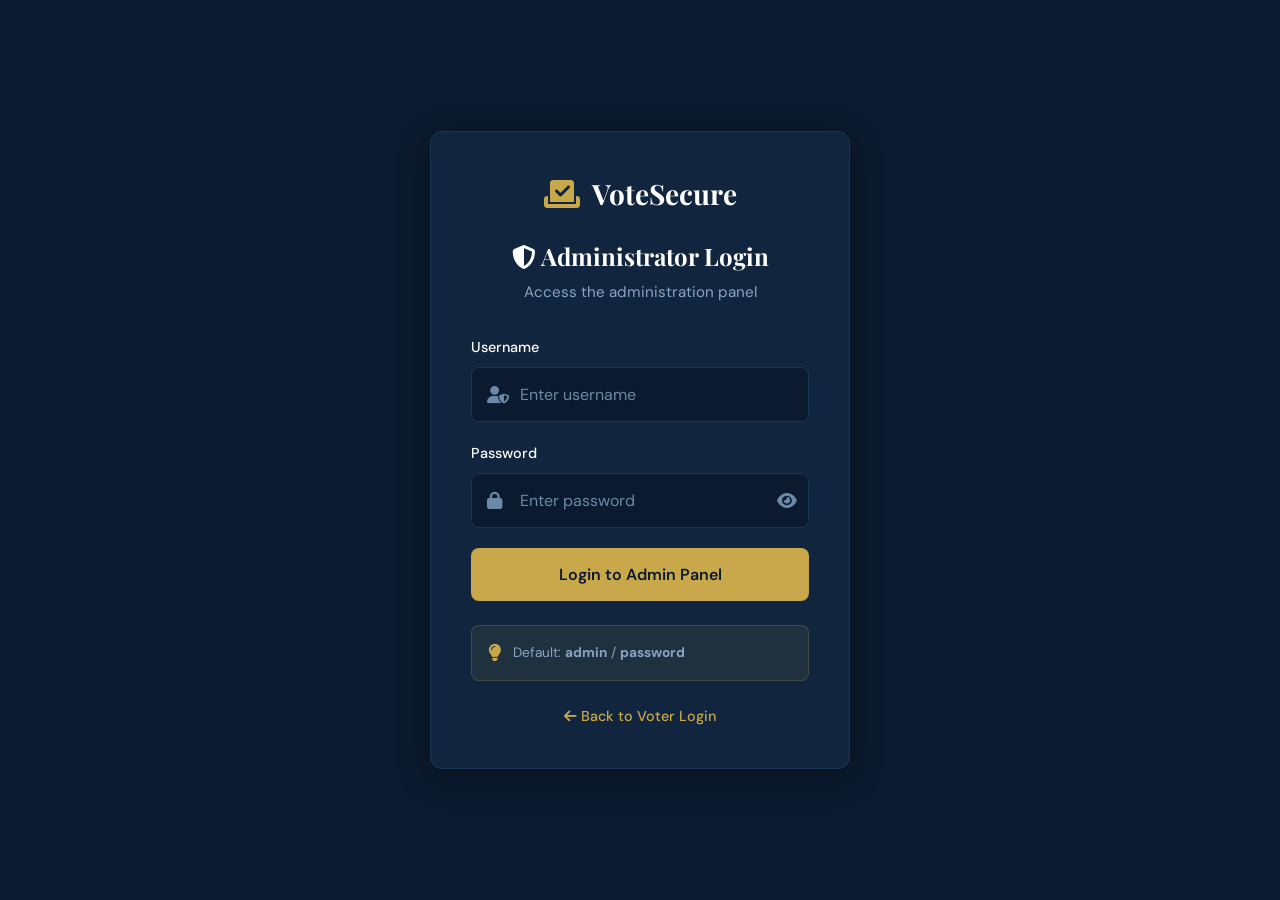
<file: admin-elections.html>
<!DOCTYPE html>
<html lang="en">
<head>
  <meta charset="UTF-8">
  <meta name="viewport" content="width=device-width, initial-scale=1.0">
  <title>VoteSecure - Manage Elections</title>
  <link rel="icon" type="image/svg+xml" href="favicon.svg">
  <link rel="stylesheet" href="css/style.css">
</head>
<body>
  <div class="dashboard-layout">
    <aside class="sidebar" id="sidebar" role="navigation" aria-label="Admin navigation">
      <div class="sidebar-header">
        <div class="logo" aria-hidden="true">
          <i class="fa-solid fa-check-to-slot"></i>
          <span>VoteSecure <small>Admin Panel</small></span>
        </div>
      </div>
      <nav class="sidebar-nav">
        <ul>
          <li>
            <span class="nav-group-label">MAIN</span>
            <a href="admin-dashboard.html" class="nav-link"><i class="fas fa-tachometer-alt" aria-hidden="true"></i> Dashboard</a>
          </li>
          <li>
            <span class="nav-group-label">ELECTIONS</span>
            <a href="admin-elections.html" class="nav-link active"><i class="fas fa-calendar-check" aria-hidden="true"></i> Manage Elections</a>
            <a href="admin-candidates.html" class="nav-link"><i class="fas fa-users" aria-hidden="true"></i> Candidates</a>
            <a href="admin-results.html" class="nav-link"><i class="fas fa-chart-bar" aria-hidden="true"></i> Results</a>
          </li>
          <li>
            <span class="nav-group-label">VOTERS</span>
            <a href="admin-voters.html" class="nav-link"><i class="fas fa-user-check" aria-hidden="true"></i> Voter Management</a>
          </li>
          <li>
            <span class="nav-group-label">SYSTEM</span>
            <a href="index.html" class="nav-link"><i class="fas fa-globe" aria-hidden="true"></i> Public Site</a>
          </li>
        </ul>
      </nav>
      <div class="sidebar-footer">
        <div class="admin-user-box">
          <div class="admin-avatar" aria-hidden="true">S</div>
          <div class="admin-info">
            <span class="admin-name">System Administrator</span>
            <span class="admin-role">Administrator</span>
          </div>
        </div>
        <button class="btn btn-logout btn-full" id="logoutBtn"><i class="fas fa-sign-out-alt" aria-hidden="true"></i> Logout</button>
      </div>
    </aside>

    <div class="sidebar-overlay" id="sidebarOverlay" aria-hidden="true"></div>

    <div class="main-wrapper">
      <header class="top-bar" role="banner">
        <div class="top-bar-left">
          <button class="hamburger" id="hamburger" aria-label="Toggle menu" aria-expanded="false" aria-controls="sidebar">
            <i class="fas fa-bars" aria-hidden="true"></i>
          </button>
          <h1 class="page-title">Manage Elections</h1>
        </div>
        <div class="top-bar-right">
          <button class="btn btn-auto" id="createElectionBtn"><i class="fas fa-plus" aria-hidden="true"></i><span class="btn-label"> Create Election</span></button>
        </div>
      </header>

      <main class="main-content" role="main">
        <section class="card-section" aria-labelledby="electionsHeading">
          <div class="card-section-header">
            <h2 class="section-title" id="electionsHeading"><i class="fas fa-box-check" aria-hidden="true"></i> Elections</h2>
            <span class="election-count" id="electionCount">0 total</span>
          </div>
          <div class="table-container">
            <table class="data-table" id="electionsTable">
              <thead>
                <tr>
                  <th scope="col">Title</th>
                  <th scope="col">Status</th>
                  <th scope="col">Start Date</th>
                  <th scope="col">End Date</th>
                  <th scope="col">Candidates</th>
                  <th scope="col">Votes</th>
                  <th scope="col">Actions</th>
                </tr>
              </thead>
              <tbody></tbody>
            </table>
            <p class="empty-message" id="electionsEmpty" hidden>No elections found.</p>
          </div>
        </section>
      </main>
    </div>
  </div>

  <div class="modal-overlay" id="createElectionModal" role="dialog" aria-modal="true" aria-labelledby="createElectionModalTitle" hidden>
    <div class="modal">
      <h2 id="createElectionModalTitle">Create Election</h2>
      <form id="createElectionForm" novalidate>
        <div class="form-group">
          <label for="electionTitle" class="required">Title</label>
          <div class="input-wrapper">
            <i class="fas fa-box-check" aria-hidden="true"></i>
            <input type="text" id="electionTitle" name="title" placeholder="Enter election title" required>
          </div>
          <div class="error-message" aria-live="polite"></div>
        </div>
        <div class="form-group">
          <label for="electionDescription">Description</label>
          <div class="input-wrapper">
            <i class="fas fa-align-left" aria-hidden="true"></i>
            <textarea id="electionDescription" name="description" placeholder="Enter election description (optional)" rows="3"></textarea>
          </div>
          <div class="error-message" aria-live="polite"></div>
        </div>
        <div class="form-group">
          <label for="electionStartDate" class="required">Start Date</label>
          <div class="input-wrapper">
            <i class="fas fa-calendar-alt" aria-hidden="true"></i>
            <input type="date" id="electionStartDate" name="startDate" required>
          </div>
          <div class="error-message" aria-live="polite"></div>
        </div>
        <div class="form-group">
          <label for="electionEndDate" class="required">End Date</label>
          <div class="input-wrapper">
            <i class="fas fa-calendar-alt" aria-hidden="true"></i>
            <input type="date" id="electionEndDate" name="endDate" required>
          </div>
          <div class="error-message" aria-live="polite"></div>
        </div>
        <div class="modal-actions">
          <button type="button" class="btn btn-outline" id="createElectionCancel">Cancel</button>
          <button type="submit" class="btn" id="createElectionSubmit"><i class="fas fa-plus" aria-hidden="true"></i> Create Election</button>
        </div>
      </form>
    </div>
  </div>

  <div class="modal-overlay" id="confirmActionModal" role="dialog" aria-modal="true" aria-labelledby="confirmActionModalTitle" hidden>
    <div class="modal">
      <h2 id="confirmActionModalTitle">Confirm Action</h2>
      <p id="confirmActionMessage"></p>
      <div class="modal-actions">
        <button type="button" class="btn btn-outline" id="confirmActionCancel">Cancel</button>
        <button type="button" class="btn" id="confirmActionConfirm"></button>
      </div>
    </div>
  </div>

  <div class="toast-container" id="toastContainer" aria-live="polite"></div>

  <script src="js/data.js"></script>
  <script>
    const AdminElections = {
      electionToAction: null,
      actionType: null,

      init() {
        this.checkAuth();
        this.initSidebar();
        this.initLogout();
        this.initModals();
        this.renderElectionsTable();
      },

      checkAuth() {
        const isAdmin = sessionStorage.getItem('isAdmin');
        if (!isAdmin) {
          window.location.href = 'admin-login.html';
        }
      },

      initSidebar() {
        const hamburger = document.getElementById('hamburger');
        const sidebar = document.getElementById('sidebar');
        const overlay = document.getElementById('sidebarOverlay');

        hamburger?.addEventListener('click', () => {
          const isOpen = sidebar.classList.toggle('open');
          hamburger.setAttribute('aria-expanded', isOpen);
          overlay.classList.toggle('visible');
        });

        overlay?.addEventListener('click', () => {
          sidebar.classList.remove('open');
          hamburger.setAttribute('aria-expanded', 'false');
          overlay.classList.remove('visible');
        });
      },

      initLogout() {
        const logoutBtn = document.getElementById('logoutBtn');
        logoutBtn?.addEventListener('click', () => {
          sessionStorage.removeItem('adminUser');
          sessionStorage.removeItem('isAdmin');
          window.location.href = 'admin-login.html';
        });
      },

      initModals() {
        const createBtn = document.getElementById('createElectionBtn');
        const createModal = document.getElementById('createElectionModal');
        const confirmModal = document.getElementById('confirmActionModal');
        const createForm = document.getElementById('createElectionForm');
        const createCancel = document.getElementById('createElectionCancel');
        const confirmCancel = document.getElementById('confirmActionCancel');
        const confirmConfirm = document.getElementById('confirmActionConfirm');

        createBtn?.addEventListener('click', () => this.openCreateModal());
        createCancel?.addEventListener('click', () => this.closeCreateModal());
        confirmCancel?.addEventListener('click', () => this.closeConfirmModal());

        createModal?.addEventListener('click', (e) => {
          if (e.target === createModal) this.closeCreateModal();
        });
        confirmModal?.addEventListener('click', (e) => {
          if (e.target === confirmModal) this.closeConfirmModal();
        });

        createForm?.addEventListener('submit', (e) => this.handleCreateElection(e));
        confirmConfirm?.addEventListener('click', () => this.confirmAction());

        createForm?.querySelectorAll('input[required], textarea[required]').forEach(input => {
          input.addEventListener('blur', () => this.validateField(input));
          input.addEventListener('input', () => this.clearError(input));
        });
      },

      openCreateModal() {
        const modal = document.getElementById('createElectionModal');
        const form = document.getElementById('createElectionForm');
        const today = new Date().toISOString().split('T')[0];
        const startInput = document.getElementById('electionStartDate');
        const endInput = document.getElementById('electionEndDate');
        startInput.min = today;
        endInput.min = today;
        form.reset();
        this.clearAllErrors(form);
        modal.hidden = false;
        document.body.style.overflow = 'hidden';
        setTimeout(() => document.getElementById('electionTitle')?.focus(), 100);
      },

      closeCreateModal() {
        const modal = document.getElementById('createElectionModal');
        modal.hidden = true;
        document.body.style.overflow = '';
      },

      openConfirmModal(election, type) {
        this.electionToAction = election;
        this.actionType = type;
        const modal = document.getElementById('confirmActionModal');
        const message = document.getElementById('confirmActionMessage');
        const confirmBtn = document.getElementById('confirmActionConfirm');

        if (type === 'start') {
          message.textContent = `Start "${election.title}"? Voters will be able to vote.`;
          confirmBtn.innerHTML = '<i class="fas fa-play" aria-hidden="true"></i> Start';
          confirmBtn.style.background = 'var(--success)';
          confirmBtn.style.borderColor = 'var(--success)';
        } else if (type === 'end') {
          message.textContent = `End "${election.title}"? Voting will close and results will be final.`;
          confirmBtn.innerHTML = '<i class="fas fa-stop" aria-hidden="true"></i> End Election';
          confirmBtn.style.background = '#f39c12';
          confirmBtn.style.borderColor = '#f39c12';
        } else if (type === 'delete') {
          message.textContent = `Delete "${election.title}"? This will also remove all its candidates. This cannot be undone.`;
          confirmBtn.innerHTML = '<i class="fas fa-trash" aria-hidden="true"></i> Delete';
          confirmBtn.style.background = 'var(--error)';
          confirmBtn.style.borderColor = 'var(--error)';
        }

        modal.hidden = false;
        document.body.style.overflow = 'hidden';
      },

      closeConfirmModal() {
        const modal = document.getElementById('confirmActionModal');
        this.electionToAction = null;
        this.actionType = null;
        modal.hidden = true;
        document.body.style.overflow = '';
      },

      getRequiredMessage(input) {
        const messages = {
          electionTitle: 'Title is required',
          electionStartDate: 'Start date is required',
          electionEndDate: 'End date is required'
        };
        return messages[input.id] || 'This field is required';
      },

      validateField(input) {
        if (input.required && !input.value.trim()) {
          this.setError(input, this.getRequiredMessage(input));
          return false;
        }
        if (input.id === 'electionEndDate' && input.value) {
          const startDate = document.getElementById('electionStartDate').value;
          if (startDate && input.value < startDate) {
            this.setError(input, 'End date cannot be before the start date');
            return false;
          }
        }
        this.setSuccess(input);
        return true;
      },

      setError(input, message) {
        input.classList.remove('success');
        input.classList.add('error');
        const errorEl = input.closest('.form-group')?.querySelector('.error-message');
        if (errorEl) {
          errorEl.textContent = message;
          errorEl.classList.add('visible');
        }
      },

      setSuccess(input) {
        input.classList.remove('error');
        input.classList.add('success');
        const errorEl = input.closest('.form-group')?.querySelector('.error-message');
        if (errorEl) {
          errorEl.classList.remove('visible');
        }
      },

      clearError(input) {
        input.classList.remove('error');
        const errorEl = input.closest('.form-group')?.querySelector('.error-message');
        if (errorEl) {
          errorEl.classList.remove('visible');
        }
      },

      clearAllErrors(form) {
        form.querySelectorAll('.error, .success').forEach(el => el.classList.remove('error', 'success'));
        form.querySelectorAll('.error-message').forEach(el => el.classList.remove('visible'));
      },

      handleCreateElection(e) {
        e.preventDefault();
        const form = e.target;
        const fields = {
          title: form.querySelector('#electionTitle'),
          startDate: form.querySelector('#electionStartDate'),
          endDate: form.querySelector('#electionEndDate')
        };
        const title = fields.title.value.trim();
        const description = form.querySelector('#electionDescription').value.trim();
        const startDate = fields.startDate.value;
        const endDate = fields.endDate.value;

        const invalidFields = [];
        if (!title) {
          this.setError(fields.title, 'Title is required');
          invalidFields.push(fields.title);
        }
        if (!startDate) {
          this.setError(fields.startDate, 'Start date is required');
          invalidFields.push(fields.startDate);
        }
        if (!endDate) {
          this.setError(fields.endDate, 'End date is required');
          invalidFields.push(fields.endDate);
        } else if (startDate && endDate < startDate) {
          this.setError(fields.endDate, 'End date cannot be before the start date');
          invalidFields.push(fields.endDate);
        }

        if (invalidFields.length) {
          invalidFields[0].focus();
          return;
        }

        const result = DataStore.addElection({ title, description, startDate, endDate });
        if (result.success) {
          this.closeCreateModal();
          this.showToast('Election created successfully', 'success');
          this.renderElectionsTable();
        } else {
          this.showToast(result.message || 'Failed to create election', 'error');
        }
      },

      confirmAction() {
        if (!this.electionToAction || !this.actionType) return;
        const election = this.electionToAction;
        const type = this.actionType;
        let result;

        if (type === 'start') {
          result = DataStore.updateElectionStatus(election.id, 'ongoing');
        } else if (type === 'end') {
          result = DataStore.updateElectionStatus(election.id, 'completed');
        } else if (type === 'delete') {
          result = DataStore.removeElection(election.id);
        }

        if (result?.success) {
          this.closeConfirmModal();
          const messages = {
            start: 'Election started successfully',
            end: 'Election ended successfully',
            delete: 'Election deleted successfully'
          };
          this.showToast(messages[type], 'success');
          this.renderElectionsTable();
        } else {
          this.showToast(result?.message || 'Action failed', 'error');
        }
      },

      renderElectionsTable() {
        const elections = DataStore.getElections();
        const tbody = document.querySelector('#electionsTable tbody');
        const empty = document.getElementById('electionsEmpty');
        const countEl = document.getElementById('electionCount');

        countEl.textContent = `${elections.length} total`;

        if (!elections.length) {
          tbody.innerHTML = '';
          empty.hidden = false;
          return;
        }

        empty.hidden = true;
        tbody.innerHTML = elections.map(election => {
          const candidates = DataStore.getCandidatesByElection(election.id);
          const candidateCount = candidates.length;
          const totalVotes = candidates.reduce((sum, c) => sum + c.votes, 0);
          const startDate = new Date(election.startDate).toLocaleDateString('en-US', {
            year: 'numeric', month: 'short', day: 'numeric'
          });
          const endDate = new Date(election.endDate).toLocaleDateString('en-US', {
            year: 'numeric', month: 'short', day: 'numeric'
          });

          let statusBadge = '';
          let statusClass = '';
          if (election.status === 'ongoing') {
            statusBadge = 'ONGOING';
            statusClass = 'badge-ongoing';
          } else if (election.status === 'completed') {
            statusBadge = 'COMPLETED';
            statusClass = 'badge-completed';
          } else {
            statusBadge = 'UPCOMING';
            statusClass = 'badge-upcoming';
          }

          let actionsHtml = '';
          if (election.status === 'upcoming') {
            actionsHtml += `
              <button class="btn btn-sm" data-action="start" data-election-id="${election.id}" style="background: var(--success); border-color: var(--success);">
                <i class="fas fa-play" aria-hidden="true"></i> Start
              </button>
            `;
          } else if (election.status === 'ongoing') {
            actionsHtml += `
              <button class="btn btn-sm" data-action="end" data-election-id="${election.id}" style="background: #f39c12; border-color: #f39c12;">
                <i class="fas fa-stop" aria-hidden="true"></i> End
              </button>
            `;
          }
          if (election.status === 'ongoing' || election.status === 'completed') {
            actionsHtml += `
              <a href="admin-results.html?election=${election.id}" class="btn btn-sm btn-outline">
                <i class="fas fa-chart-bar" aria-hidden="true"></i> Results
              </a>
            `;
          }
          actionsHtml += `
            <button class="btn btn-sm btn-delete" data-action="delete" data-election-id="${election.id}" style="background: transparent; border: 1px solid var(--error); color: var(--error);">
              <i class="fas fa-trash" aria-hidden="true"></i> Delete
            </button>
          `;

          return `
            <tr>
              <td>
                <div class="election-title-cell">
                  <strong>${this.escapeHtml(election.title)}</strong>
                  ${election.description ? `<div class="election-description-cell">${this.escapeHtml(election.description)}</div>` : ''}
                </div>
              </td>
              <td><span class="badge ${statusClass}">${statusBadge}</span></td>
              <td>${startDate}</td>
              <td>${endDate}</td>
              <td>${candidateCount}</td>
              <td class="votes-cell">${totalVotes.toLocaleString()}</td>
              <td>
                <div class="action-buttons">${actionsHtml}</div>
              </td>
            </tr>
          `;
        }).join('');

        tbody.querySelectorAll('[data-action]').forEach(btn => {
          btn.addEventListener('click', (e) => {
            e.preventDefault();
            const electionId = btn.dataset.electionId;
            const action = btn.dataset.action;
            const election = elections.find(e => e.id === electionId);
            if (election && action !== 'results') {
              this.openConfirmModal(election, action);
            }
          });
        });
      },

      showToast(message, type = 'success') {
        const container = document.getElementById('toastContainer');
        const toast = document.createElement('div');
        toast.className = `toast ${type}`;
        toast.textContent = message;
        container.appendChild(toast);
        setTimeout(() => toast.classList.add('show'), 10);
        setTimeout(() => {
          toast.classList.remove('show');
          setTimeout(() => toast.remove(), 300);
        }, 3000);
      },

      escapeHtml(text) {
        const div = document.createElement('div');
        div.textContent = text;
        return div.innerHTML;
      }
    };

    document.addEventListener('DOMContentLoaded', () => AdminElections.init());
  </script>
  <style>
    .election-count {
      color: var(--text-secondary);
      font-size: 0.95rem;
      font-weight: 500;
    }

    .election-title-cell {
      display: flex;
      flex-direction: column;
      gap: 0.25rem;
    }

    .election-description-cell {
      font-size: 0.8rem;
      color: var(--text-muted);
      max-width: 300px;
    }

    .data-table td.votes-cell {
      color: var(--gold);
      font-weight: 700;
      font-family: 'DM Sans', sans-serif;
      font-size: 0.95rem;
    }

    .action-buttons {
      display: flex;
      flex-wrap: wrap;
      gap: 0.5rem;
    }

    .btn-delete:hover {
      background: var(--error) !important;
      color: var(--text-primary) !important;
    }

    .badge-ongoing {
      background: rgba(46, 204, 113, 0.15);
      color: var(--success);
      border: 1px solid rgba(46, 204, 113, 0.3);
    }

    .badge-completed {
      background: rgba(201, 168, 76, 0.15);
      color: var(--gold);
      border: 1px solid rgba(201, 168, 76, 0.3);
    }

    .badge-upcoming {
      background: rgba(59, 130, 246, 0.15);
      color: #3b82f6;
      border: 1px solid rgba(59, 130, 246, 0.3);
    }

    .modal-overlay {
      position: fixed;
      top: 0;
      left: 0;
      width: 100%;
      height: 100%;
      background: rgba(0, 0, 0, 0.7);
      display: flex;
      align-items: flex-start;
      justify-content: center;
      padding: 1rem;
      z-index: 1000;
      opacity: 0;
      visibility: hidden;
      overflow-y: auto;
      scrollbar-width: thin;
      scrollbar-color: rgba(255, 255, 255, 0.2) transparent;
      transition: opacity var(--transition), visibility var(--transition);
    }

    .modal-overlay:not([hidden]) {
      opacity: 1;
      visibility: visible;
    }

    .modal {
      background: var(--card-bg);
      border: 1px solid var(--card-border);
      border-radius: var(--radius);
      padding: 2rem;
      width: 100%;
      max-width: 480px;
      margin: auto;
      box-shadow: var(--shadow-hover);
      transform: scale(0.95);
      transition: transform var(--transition);
      max-height: 90vh;
      overflow-y: auto;
      scrollbar-width: thin;
      scrollbar-color: var(--card-border) transparent;
    }

    .modal-overlay:not([hidden]) .modal {
      transform: scale(1);
    }

    .modal h2 {
      font-size: 1.35rem;
      text-align: center;
      margin: 0 0 1.5rem;
      padding: 0.25rem 0 0;
    }

    .modal::-webkit-scrollbar,
    .modal-overlay::-webkit-scrollbar {
      width: 8px;
    }

    .modal::-webkit-scrollbar-track,
    .modal-overlay::-webkit-scrollbar-track {
      background: transparent;
    }

    .modal::-webkit-scrollbar-thumb {
      background: var(--card-border);
      border-radius: 8px;
    }

    .modal::-webkit-scrollbar-thumb:hover {
      background: var(--gold);
    }

    .modal-overlay::-webkit-scrollbar-thumb {
      background: rgba(255, 255, 255, 0.2);
      border-radius: 8px;
    }

    .modal p {
      color: var(--text-secondary);
      text-align: center;
      margin-bottom: 1.5rem;
      line-height: 1.6;
    }

    .modal-actions {
      display: flex;
      gap: 1rem;
      margin-top: 1rem;
    }

    .modal-actions .btn {
      flex: 1;
    }

    .btn-outline {
      background: transparent;
      border: 1px solid var(--gold);
      color: var(--gold);
    }

    .btn-outline:hover {
      background: var(--gold);
      color: var(--bg-dark);
    }

    @media (max-width: 768px) {
      #electionsTable {
        min-width: 760px;
      }

      #electionsTable th:first-child,
      #electionsTable td:first-child {
        min-width: 200px;
        white-space: normal;
      }

      #electionsTable th:not(:first-child),
      #electionsTable td:not(:first-child) {
        white-space: nowrap;
      }

      .election-description-cell {
        max-width: 200px;
      }

      .action-buttons {
        flex-wrap: nowrap;
      }

      .modal {
        padding: 1.5rem;
        max-height: 92vh;
      }

      .modal-actions {
        flex-direction: column;
      }
    }
  </style>
</body>
</html>
</file>
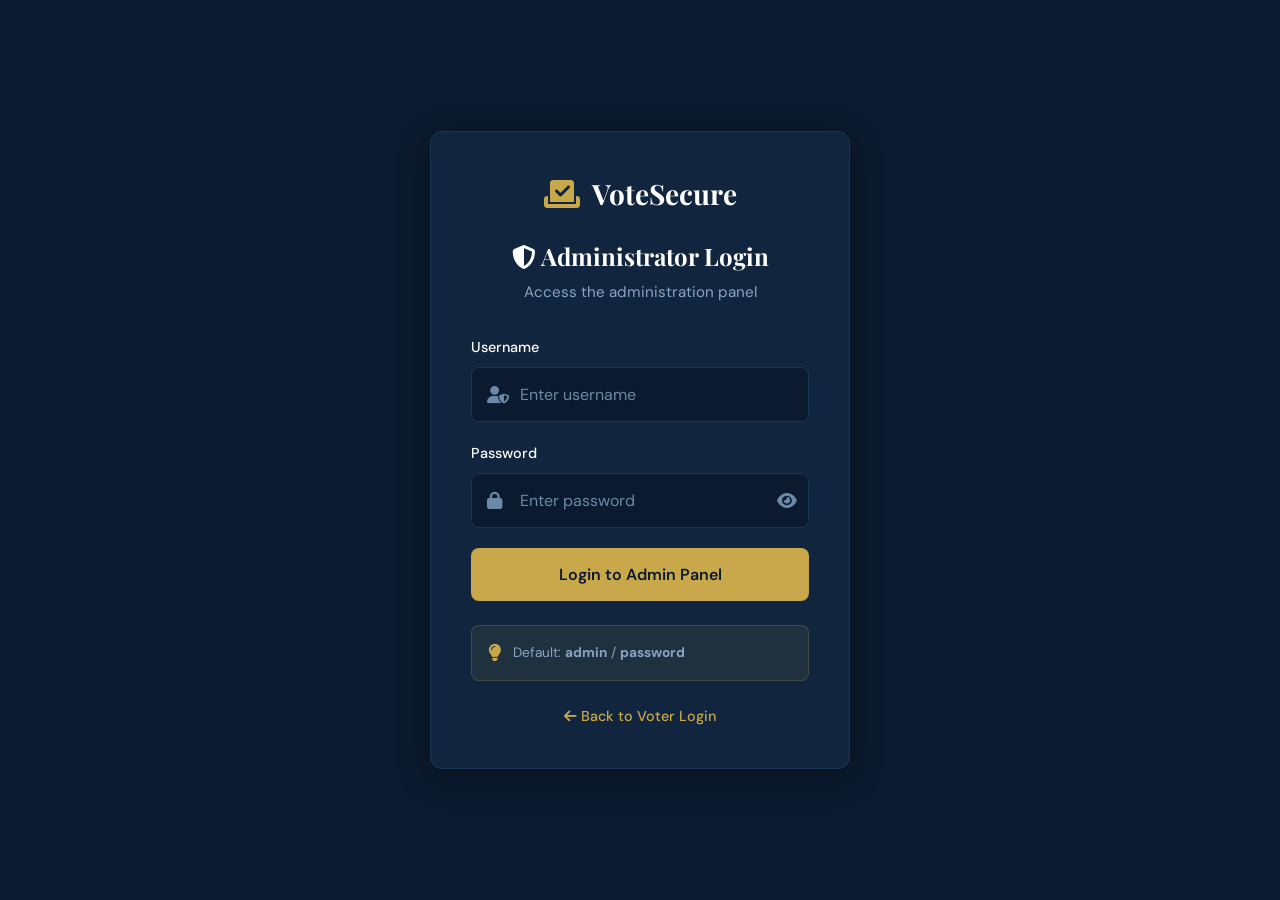
<file: admin-login.html>
<!DOCTYPE html>
<html lang="en">
<head>
  <meta charset="UTF-8">
  <meta name="viewport" content="width=device-width, initial-scale=1.0">
  <title>VoteSecure - Administrator Login</title>
  <link rel="icon" type="image/svg+xml" href="favicon.svg">
  <link rel="stylesheet" href="css/style.css">
</head>
<body>
  <main class="page">
    <div class="card" role="main">
      <div class="logo" aria-hidden="true">
        <i class="fa-solid fa-check-to-slot"></i>
        <span>VoteSecure</span>
      </div>

      <h1 class="card-title"><i class="fas fa-shield-alt" aria-hidden="true"></i> Administrator Login</h1>
      <p class="card-subtitle">Access the administration panel</p>

      <form id="adminForm" novalidate autocomplete="off">
        <div class="form-group">
          <label for="username">Username</label>
          <div class="input-wrapper">
            <i class="fas fa-user-shield" aria-hidden="true"></i>
            <input type="text" id="username" name="username" placeholder="Enter username" autocomplete="off" required>
          </div>
          <div class="error-message" aria-live="polite"></div>
        </div>

        <div class="form-group">
          <label for="password">Password</label>
          <div class="input-wrapper">
            <i class="fas fa-lock" aria-hidden="true"></i>
            <input type="password" id="password" name="password" placeholder="Enter password" autocomplete="new-password" required>
            <button type="button" class="toggle-password" aria-label="Toggle password visibility">
              <i class="fas fa-eye" aria-hidden="true"></i>
            </button>
          </div>
          <div class="error-message" aria-live="polite"></div>
        </div>

        <button type="submit" class="btn">Login to Admin Panel</button>
      </form>

      <div class="hint-box" role="note">
        <i class="fas fa-lightbulb" aria-hidden="true"></i>
        <span>Default: <strong>admin</strong> / <strong>password</strong></span>
      </div>

      <p class="footer-links">
        <a href="index.html"><i class="fas fa-arrow-left" aria-hidden="true"></i> Back to Voter Login</a>
      </p>
    </div>
  </main>
  <script src="js/app.js"></script>
</body>
</html>
</file>
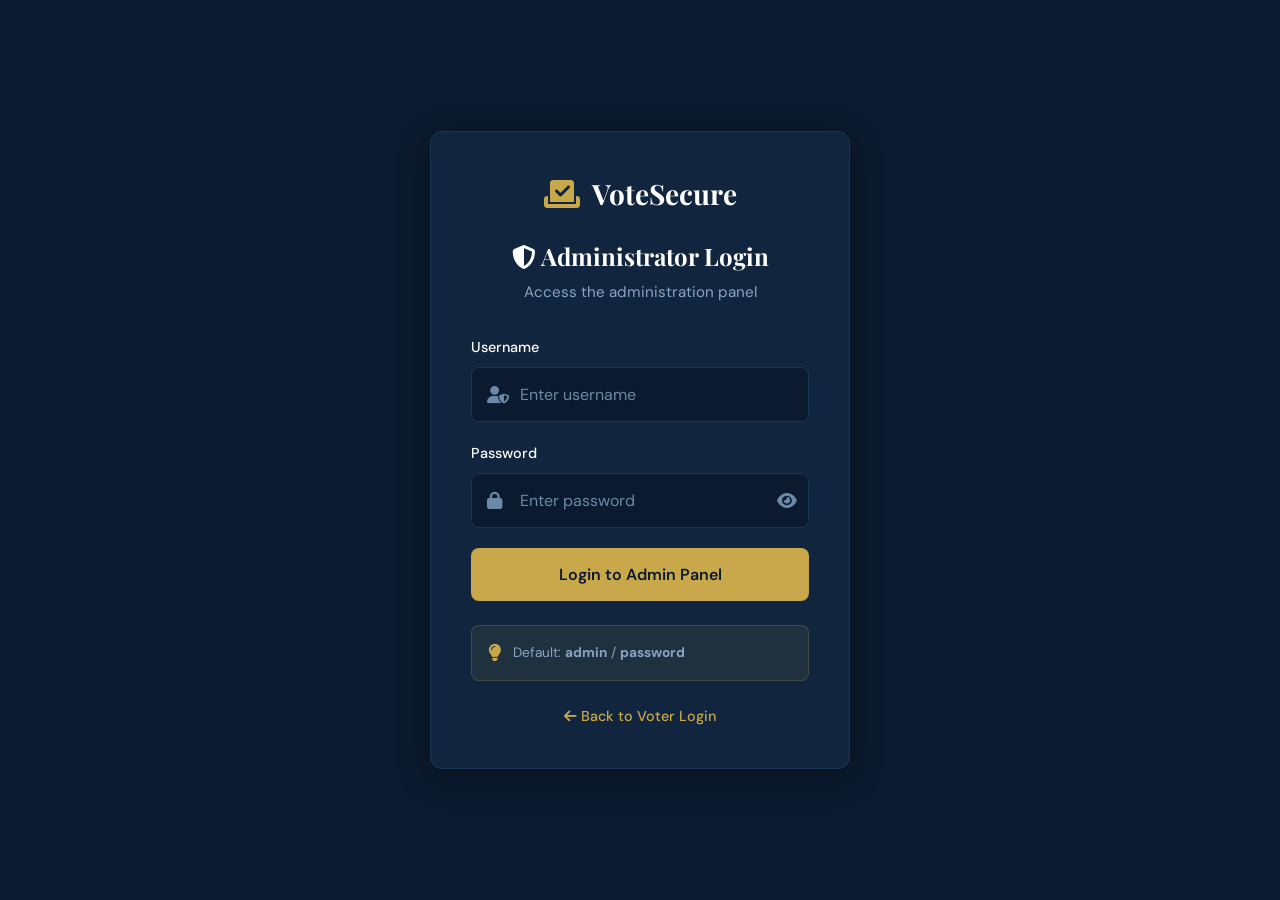
<file: admin-results.html>
<!DOCTYPE html>
<html lang="en">
<head>
  <meta charset="UTF-8">
  <meta name="viewport" content="width=device-width, initial-scale=1.0">
  <title>VoteSecure - Election Results</title>
  <link rel="icon" type="image/svg+xml" href="favicon.svg">
  <link rel="stylesheet" href="css/style.css">
</head>
<body>
  <div class="dashboard-layout">
    <aside class="sidebar" id="sidebar" role="navigation" aria-label="Admin navigation">
      <div class="sidebar-header">
        <div class="logo" aria-hidden="true">
          <i class="fa-solid fa-check-to-slot"></i>
          <span>VoteSecure <small>Admin Panel</small></span>
        </div>
      </div>
      <nav class="sidebar-nav">
        <ul>
          <li>
            <span class="nav-group-label">MAIN</span>
            <a href="admin-dashboard.html" class="nav-link"><i class="fas fa-tachometer-alt" aria-hidden="true"></i> Dashboard</a>
          </li>
          <li>
            <span class="nav-group-label">ELECTIONS</span>
            <a href="admin-elections.html" class="nav-link"><i class="fas fa-calendar-check" aria-hidden="true"></i> Manage Elections</a>
            <a href="admin-candidates.html" class="nav-link"><i class="fas fa-users" aria-hidden="true"></i> Candidates</a>
            <a href="admin-results.html" class="nav-link active"><i class="fas fa-chart-bar" aria-hidden="true"></i> Results</a>
          </li>
          <li>
            <span class="nav-group-label">VOTERS</span>
            <a href="admin-voters.html" class="nav-link"><i class="fas fa-user-check" aria-hidden="true"></i> Voter Management</a>
          </li>
          <li>
            <span class="nav-group-label">SYSTEM</span>
            <a href="index.html" class="nav-link"><i class="fas fa-globe" aria-hidden="true"></i> Public Site</a>
          </li>
        </ul>
      </nav>
      <div class="sidebar-footer">
        <div class="admin-user-box">
          <div class="admin-avatar" aria-hidden="true">S</div>
          <div class="admin-info">
            <span class="admin-name">System Administrator</span>
            <span class="admin-role">Administrator</span>
          </div>
        </div>
        <button class="btn btn-logout btn-full" id="logoutBtn"><i class="fas fa-sign-out-alt" aria-hidden="true"></i> Logout</button>
      </div>
    </aside>

    <div class="sidebar-overlay" id="sidebarOverlay" aria-hidden="true"></div>

    <div class="main-wrapper">
      <header class="top-bar" role="banner">
        <div class="top-bar-left">
          <button class="hamburger" id="hamburger" aria-label="Toggle menu" aria-expanded="false" aria-controls="sidebar">
            <i class="fas fa-bars" aria-hidden="true"></i>
          </button>
          <h1 class="page-title">Election Results</h1>
        </div>
        <div class="top-bar-right"></div>
      </header>

      <main class="main-content" role="main">
        <div class="results-toolbar" aria-label="Election selection">
          <label for="electionSelect" class="toolbar-label">Select election:</label>
          <select id="electionSelect" class="election-select"></select>
          <a href="results.html" id="viewPublicLink" class="btn btn-outline btn-auto"><i class="fas fa-external-link-alt" aria-hidden="true"></i> View Public Page</a>
        </div>

        <div id="resultsBody"></div>
      </main>
    </div>
  </div>

  <script src="js/data.js"></script>
  <script>
    const AdminResults = {
      electionId: '',
      election: null,
      candidates: [],

      init() {
        this.checkAuth();
        this.initSidebar();
        this.initLogout();
        this.initElectionSelect();
        this.render();
      },

      checkAuth() {
        const isAdmin = sessionStorage.getItem('isAdmin');
        if (!isAdmin) {
          window.location.href = 'admin-login.html';
        }
      },

      initSidebar() {
        const hamburger = document.getElementById('hamburger');
        const sidebar = document.getElementById('sidebar');
        const overlay = document.getElementById('sidebarOverlay');

        hamburger?.addEventListener('click', () => {
          const isOpen = sidebar.classList.toggle('open');
          hamburger.setAttribute('aria-expanded', isOpen);
          overlay.classList.toggle('visible');
        });

        overlay?.addEventListener('click', () => {
          sidebar.classList.remove('open');
          hamburger.setAttribute('aria-expanded', 'false');
          overlay.classList.remove('visible');
        });
      },

      initLogout() {
        const logoutBtn = document.getElementById('logoutBtn');
        logoutBtn?.addEventListener('click', () => {
          sessionStorage.removeItem('adminUser');
          sessionStorage.removeItem('isAdmin');
          window.location.href = 'admin-login.html';
        });
      },

      initElectionSelect() {
        const select = document.getElementById('electionSelect');
        const elections = DataStore.getElections();
        const params = new URLSearchParams(window.location.search);
        const requested = params.get('election');

        let defaultId = '';
        if (requested && elections.some(e => e.id === requested)) {
          defaultId = requested;
        } else {
          const ongoing = elections.find(e => e.status === 'ongoing');
          defaultId = ongoing ? ongoing.id : (elections[0] ? elections[0].id : '');
        }
        this.electionId = defaultId;

        select.innerHTML = elections.length
          ? elections.map(e => `<option value="${e.id}" ${e.id === defaultId ? 'selected' : ''}>${this.escapeHtml(e.title)}</option>`).join('')
          : '<option value="">No elections</option>';

        select.addEventListener('change', () => {
          this.electionId = select.value;
          this.render();
        });
      },

      loadElection() {
        this.election = DataStore.getElectionById(this.electionId) || null;
        this.candidates = this.election ? DataStore.getElectionResults(this.electionId) : [];
      },

      render() {
        this.loadElection();

        const link = document.getElementById('viewPublicLink');
        link.setAttribute('href', this.election
          ? `results.html?election=${encodeURIComponent(this.election.id)}`
          : 'results.html');

        const body = document.getElementById('resultsBody');
        if (!this.election) {
          body.innerHTML = '<p class="empty-message">No elections available. Create an election to see results.</p>';
          return;
        }

        body.innerHTML = this.renderStats() + this.renderVoteCount();
        this.animateBars();
      },

      getTotalVotes() {
        return this.candidates.reduce((sum, c) => sum + c.votes, 0);
      },

      getLeadingCandidate() {
        return this.candidates.length ? this.candidates[0] : null;
      },

      renderStats() {
        const totalVotes = this.getTotalVotes();
        const leader = this.getLeadingCandidate();
        const isCompleted = this.election.status === 'completed';
        const leaderName = leader ? leader.name : '—';
        const leaderLabel = isCompleted ? 'Winner' : 'Leading Candidate';

        return `
          <section class="stats-grid results-stats" aria-label="Election statistics">
            <article class="stat-card">
              <div class="stat-icon"><i class="fas fa-vote-yea" aria-hidden="true"></i></div>
              <div class="stat-content">
                <span class="stat-value">${totalVotes.toLocaleString()}</span>
                <span class="stat-label">Total Votes Cast</span>
              </div>
            </article>
            <article class="stat-card">
              <div class="stat-icon"><i class="fas fa-users" aria-hidden="true"></i></div>
              <div class="stat-content">
                <span class="stat-value">${this.candidates.length}</span>
                <span class="stat-label">Number of Candidates</span>
              </div>
            </article>
            <article class="stat-card">
              <div class="stat-icon ${isCompleted ? 'verified' : ''}">
                <i class="fas ${isCompleted ? 'fa-trophy' : 'fa-user-check'}" aria-hidden="true"></i>
              </div>
              <div class="stat-content">
                <span class="stat-value">${this.escapeHtml(leaderName)}</span>
                <span class="stat-label">${leaderLabel}</span>
              </div>
            </article>
          </section>
        `;
      },

      renderVoteCount() {
        const totalVotes = this.getTotalVotes();
        const isZero = totalVotes === 0;

        return `
          <section class="card-section" aria-labelledby="voteCountTitle">
            <div class="card-section-header">
              <h2 class="section-title" id="voteCountTitle"><i class="fas fa-chart-bar" aria-hidden="true"></i> Vote Count</h2>
              <span class="election-count">${this.candidates.length} candidate${this.candidates.length !== 1 ? 's' : ''}</span>
            </div>
            ${this.candidates.length === 0
              ? '<p class="empty-message">No candidates found for this election.</p>'
              : `<div class="candidates-list" role="list" aria-label="Candidates ranked by votes">
                   ${this.candidates.map((c, i) => this.renderCandidateRow(c, i, isZero)).join('')}
                 </div>
                 ${isZero ? '<p class="no-votes-note">No votes have been cast yet.</p>' : ''}`
            }
          </section>
        `;
      },

      renderCandidateRow(candidate, index, isZero) {
        const rank = index + 1;
        const initial = candidate.name.charAt(0).toUpperCase();
        const percentage = isZero ? '0.0' : candidate.percentage;
        const isLeader = index === 0;
        const isCompleted = this.election.status === 'completed';
        const badgeText = isLeader ? (isCompleted ? 'Winner' : 'Leading') : '';
        const badgeClass = badgeText ? (isCompleted ? 'badge-winner' : 'badge-leading') : '';
        const barWidth = isZero ? 0 : parseFloat(percentage);

        return `
          <article class="candidate-row ${isLeader ? 'leader' : ''}" role="listitem" style="--bar-width: ${barWidth}%; --delay: ${index * 100}ms">
            <div class="rank">${rank}</div>
            <div class="candidate-avatar" aria-hidden="true">${initial}</div>
            <div class="candidate-info">
              <div class="candidate-header">
                <h3 class="candidate-name">${this.escapeHtml(candidate.name)}</h3>
                <span class="badge candidate-party">${this.escapeHtml(candidate.party)}</span>
                ${badgeText ? `<span class="badge ${badgeClass}">${badgeText}</span>` : ''}
              </div>
              <div class="vote-details">
                <span class="vote-count">${candidate.votes.toLocaleString()} vote${candidate.votes !== 1 ? 's' : ''}</span>
                <span class="vote-percentage">${percentage}%</span>
              </div>
              <div class="progress-bar-container" aria-hidden="true">
                <div class="progress-bar ${isLeader ? 'leader-bar' : ''}" style="width: 0%; transition-delay: var(--delay)"></div>
              </div>
            </div>
          </article>
        `;
      },

      animateBars() {
        const bars = document.querySelectorAll('.progress-bar');
        if (!bars.length) return;

        const setWidths = () => {
          bars.forEach(bar => {
            const row = bar.closest('.candidate-row');
            const width = row ? row.style.getPropertyValue('--bar-width') : '0%';
            bar.style.width = width || '0%';
          });
        };

        if (window.matchMedia('(prefers-reduced-motion: reduce)').matches) {
          setWidths();
          return;
        }

        requestAnimationFrame(() => requestAnimationFrame(setWidths));
      },

      escapeHtml(text) {
        const div = document.createElement('div');
        div.textContent = text;
        return div.innerHTML;
      }
    };

    document.addEventListener('DOMContentLoaded', () => AdminResults.init());
  </script>
  <style>
    .results-toolbar {
      display: flex;
      align-items: center;
      gap: 1rem;
      flex-wrap: wrap;
      padding: 1.25rem 1.5rem;
      background: var(--card-bg);
      border: 1px solid var(--card-border);
      border-radius: var(--radius);
      margin-bottom: 1.5rem;
    }

    .toolbar-label {
      font-weight: 500;
      color: var(--text-secondary);
      font-size: 0.95rem;
      white-space: nowrap;
    }

    .election-select {
      flex: 1;
      min-width: 220px;
      padding: 0.625rem 1rem;
      background: var(--bg-dark);
      border: 1px solid var(--card-border);
      border-radius: 8px;
      color: var(--text-primary);
      font-size: 0.95rem;
      cursor: pointer;
      color-scheme: dark;
      transition: border-color var(--transition), box-shadow var(--transition);
    }

    .election-select:focus {
      outline: none;
      border-color: var(--gold);
      box-shadow: 0 0 0 3px rgba(201, 168, 76, 0.15);
    }

    .results-toolbar .btn {
      padding: 0.625rem 1.25rem;
      font-size: 0.9rem;
      display: inline-flex;
      align-items: center;
      justify-content: center;
      gap: 0.5rem;
    }

    .results-stats {
      grid-template-columns: repeat(3, 1fr);
      margin-bottom: 2rem;
    }

    .election-count {
      color: var(--text-secondary);
      font-size: 0.95rem;
      font-weight: 500;
    }

    .candidates-list {
      display: flex;
      flex-direction: column;
      gap: 1rem;
    }

    .candidate-row {
      background: var(--bg-dark);
      border: 1px solid var(--card-border);
      border-radius: var(--radius);
      padding: 1.25rem 1.5rem;
      display: flex;
      align-items: center;
      gap: 1rem;
      transition: box-shadow var(--transition), transform var(--transition), border-color var(--transition);
    }

    .candidate-row:hover {
      box-shadow: var(--shadow-hover);
      transform: translateY(-2px);
      border-color: rgba(201, 168, 76, 0.3);
    }

    .candidate-row.leader {
      border-color: rgba(201, 168, 76, 0.4);
      box-shadow: 0 0 0 1px rgba(201, 168, 76, 0.1);
    }

    .rank {
      font-family: 'Playfair Display', serif;
      font-size: 1.5rem;
      font-weight: 700;
      color: var(--gold);
      width: 40px;
      text-align: center;
      flex-shrink: 0;
    }

    .candidate-avatar {
      width: 48px;
      height: 48px;
      border-radius: 50%;
      background: linear-gradient(135deg, var(--gold), #e8c56d);
      color: var(--bg-dark);
      display: flex;
      align-items: center;
      justify-content: center;
      font-family: 'Playfair Display', serif;
      font-size: 1.25rem;
      font-weight: 700;
      flex-shrink: 0;
    }

    .candidate-row.leader .candidate-avatar {
      box-shadow: 0 0 0 3px rgba(201, 168, 76, 0.2);
    }

    .candidate-info {
      flex: 1;
      min-width: 0;
    }

    .candidate-header {
      display: flex;
      align-items: center;
      gap: 0.75rem;
      margin-bottom: 0.5rem;
      flex-wrap: wrap;
    }

    .candidate-name {
      font-size: 1.1rem;
      font-weight: 600;
      color: var(--text-primary);
    }

    .candidate-party {
      font-size: 0.7rem;
      padding: 0.2rem 0.6rem;
      background: rgba(59, 130, 246, 0.15);
      color: #3b82f6;
      border: 1px solid rgba(59, 130, 246, 0.3);
    }

    .badge-winner {
      background: rgba(201, 168, 76, 0.2);
      color: var(--gold);
      border: 1px solid rgba(201, 168, 76, 0.5);
      font-size: 0.65rem;
    }

    .badge-leading {
      background: transparent;
      color: var(--gold);
      border: 1px solid rgba(201, 168, 76, 0.5);
      font-size: 0.65rem;
    }

    .vote-details {
      display: flex;
      align-items: center;
      gap: 1rem;
      margin-bottom: 0.5rem;
      font-size: 0.9rem;
      flex-wrap: wrap;
    }

    .vote-count {
      color: var(--gold);
      font-weight: 700;
      font-family: 'DM Sans', sans-serif;
      font-size: 0.95rem;
    }

    .vote-percentage {
      color: var(--text-secondary);
      font-weight: 600;
      font-family: 'Playfair Display', serif;
    }

    .progress-bar-container {
      height: 8px;
      background: var(--card-bg);
      border-radius: 999px;
      overflow: hidden;
      width: 100%;
    }

    .progress-bar {
      height: 100%;
      background: linear-gradient(90deg, var(--gold), #e8c56d);
      border-radius: 999px;
      transition: width 1s cubic-bezier(0.25, 0.46, 0.45, 0.94);
    }

    .progress-bar.leader-bar {
      background: linear-gradient(90deg, #e8c56d, var(--gold), #f0d48a);
      box-shadow: 0 0 12px rgba(201, 168, 76, 0.5);
    }

    .no-votes-note {
      text-align: center;
      color: var(--text-muted);
      font-size: 0.95rem;
      margin-top: 1.5rem;
      padding: 1rem;
      background: rgba(201, 168, 76, 0.05);
      border: 1px dashed rgba(201, 168, 76, 0.2);
      border-radius: 8px;
    }

    .badge-ongoing {
      background: rgba(46, 204, 113, 0.15);
      color: var(--success);
      border: 1px solid rgba(46, 204, 113, 0.3);
    }

    .badge-completed {
      background: rgba(201, 168, 76, 0.15);
      color: var(--gold);
      border: 1px solid rgba(201, 168, 76, 0.3);
    }

    .badge-upcoming {
      background: rgba(59, 130, 246, 0.15);
      color: #3b82f6;
      border: 1px solid rgba(59, 130, 246, 0.3);
    }

    .btn-outline {
      background: transparent;
      border: 1px solid var(--gold);
      color: var(--gold);
    }

    .btn-outline:hover {
      background: var(--gold);
      color: var(--bg-dark);
    }

    @media (max-width: 900px) {
      .results-stats {
        grid-template-columns: 1fr;
      }
    }

    @media (max-width: 768px) {
      .results-toolbar {
        padding: 1rem 1.25rem;
      }

      .toolbar-label {
        width: 100%;
      }

      .election-select {
        min-width: 100%;
      }

      .results-toolbar .btn {
        width: 100%;
      }

      .candidate-row {
        padding: 1rem 1.25rem;
        flex-wrap: wrap;
        gap: 0.75rem;
      }

      .rank {
        width: 32px;
        font-size: 1.25rem;
      }

      .candidate-avatar {
        width: 44px;
        height: 44px;
        font-size: 1.1rem;
      }

      .candidate-header {
        gap: 0.5rem;
      }

      .candidate-name {
        font-size: 1rem;
      }

      .vote-details {
        gap: 0.75rem;
      }
    }
  </style>
</body>
</html>
</file>
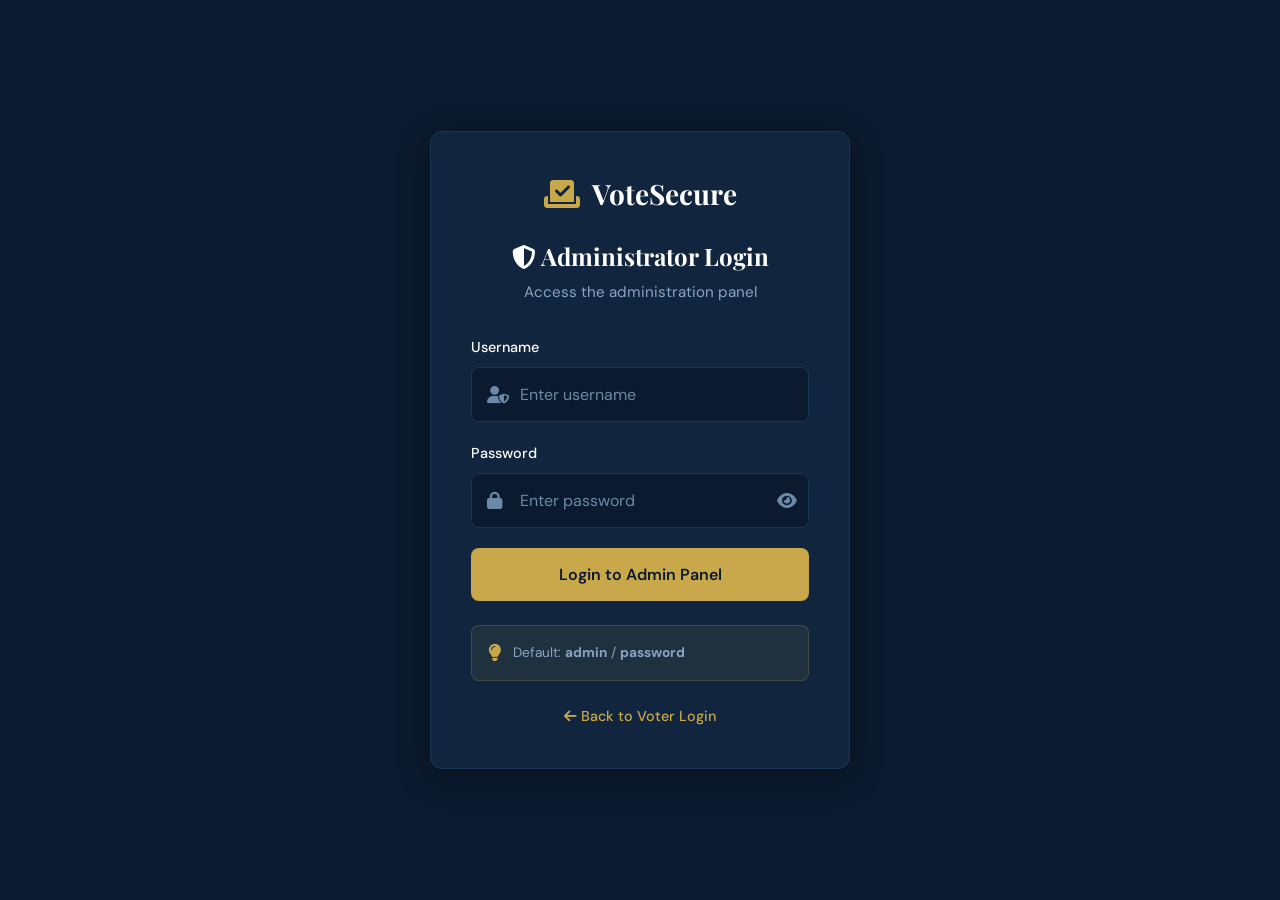
<file: admin-voters.html>
<!DOCTYPE html>
<html lang="en">
<head>
  <meta charset="UTF-8">
  <meta name="viewport" content="width=device-width, initial-scale=1.0">
  <title>VoteSecure - Voter Management</title>
  <link rel="icon" type="image/svg+xml" href="favicon.svg">
  <link rel="stylesheet" href="css/style.css">
</head>
<body>
  <div class="dashboard-layout">
    <aside class="sidebar" id="sidebar" role="navigation" aria-label="Admin navigation">
      <div class="sidebar-header">
        <div class="logo" aria-hidden="true">
          <i class="fa-solid fa-check-to-slot"></i>
          <span>VoteSecure <small>Admin Panel</small></span>
        </div>
      </div>
      <nav class="sidebar-nav">
        <ul>
          <li>
            <span class="nav-group-label">MAIN</span>
            <a href="admin-dashboard.html" class="nav-link"><i class="fas fa-tachometer-alt" aria-hidden="true"></i> Dashboard</a>
          </li>
          <li>
            <span class="nav-group-label">ELECTIONS</span>
            <a href="admin-elections.html" class="nav-link"><i class="fas fa-calendar-check" aria-hidden="true"></i> Manage Elections</a>
            <a href="admin-candidates.html" class="nav-link"><i class="fas fa-users" aria-hidden="true"></i> Candidates</a>
            <a href="admin-results.html" class="nav-link"><i class="fas fa-chart-bar" aria-hidden="true"></i> Results</a>
          </li>
          <li>
            <span class="nav-group-label">VOTERS</span>
            <a href="admin-voters.html" class="nav-link active"><i class="fas fa-user-check" aria-hidden="true"></i> Voter Management</a>
          </li>
          <li>
            <span class="nav-group-label">SYSTEM</span>
            <a href="index.html" class="nav-link"><i class="fas fa-globe" aria-hidden="true"></i> Public Site</a>
          </li>
        </ul>
      </nav>
      <div class="sidebar-footer">
        <div class="admin-user-box">
          <div class="admin-avatar" aria-hidden="true">S</div>
          <div class="admin-info">
            <span class="admin-name">System Administrator</span>
            <span class="admin-role">Administrator</span>
          </div>
        </div>
        <button class="btn btn-logout btn-full" id="logoutBtn"><i class="fas fa-sign-out-alt" aria-hidden="true"></i> Logout</button>
      </div>
    </aside>

    <div class="sidebar-overlay" id="sidebarOverlay" aria-hidden="true"></div>

    <div class="main-wrapper">
      <header class="top-bar" role="banner">
        <div class="top-bar-left">
          <button class="hamburger" id="hamburger" aria-label="Toggle menu" aria-expanded="false" aria-controls="sidebar">
            <i class="fas fa-bars" aria-hidden="true"></i>
          </button>
          <h1 class="page-title">Voter Management</h1>
        </div>
        <div class="top-bar-right">
          <button class="btn btn-auto" id="addVoterBtn"><i class="fas fa-plus" aria-hidden="true"></i><span class="btn-label"> Add Voter</span></button>
        </div>
      </header>

      <main class="main-content" role="main">
        <div class="filter-bar" aria-label="Filter voters by status">
          <span class="filter-label">Filter by status:</span>
          <div class="filter-buttons" id="filterButtons">
            <button class="filter-btn active" data-filter="all">All</button>
            <button class="filter-btn" data-filter="verified">Verified</button>
            <button class="filter-btn" data-filter="pending">Pending</button>
          </div>
          <div class="search-box">
            <i class="fas fa-search" aria-hidden="true"></i>
            <input type="search" id="voterSearch" placeholder="Search by name, email or citizenship no." aria-label="Search voters" autocomplete="off">
          </div>
        </div>

        <section class="card-section" aria-labelledby="votersHeading">
          <div class="card-section-header">
            <h2 class="section-title" id="votersHeading"><i class="fas fa-user-check" aria-hidden="true"></i> Registered Voters</h2>
            <span class="voter-count" id="voterCount">0 total</span>
          </div>
          <div class="table-container">
            <table class="data-table" id="votersTable">
              <thead>
                <tr>
                  <th scope="col">Name</th>
                  <th scope="col">Email</th>
                  <th scope="col">Citizenship No.</th>
                  <th scope="col">District</th>
                  <th scope="col">Status</th>
                  <th scope="col">Actions</th>
                </tr>
              </thead>
              <tbody></tbody>
            </table>
            <p class="empty-message" id="votersEmpty" hidden>No voters match your search.</p>
          </div>
        </section>
      </main>
    </div>
  </div>

  <div class="modal-overlay" id="addVoterModal" role="dialog" aria-modal="true" aria-labelledby="addVoterModalTitle" hidden>
    <div class="modal">
      <h2 id="addVoterModalTitle">Add Voter</h2>
      <form id="addVoterForm" novalidate>
        <div class="form-group">
          <label for="voterFullName" class="required">Full Name</label>
          <div class="input-wrapper">
            <i class="fas fa-user" aria-hidden="true"></i>
            <input type="text" id="voterFullName" name="fullName" placeholder="Enter full name" required>
          </div>
          <div class="error-message" aria-live="polite"></div>
        </div>
        <div class="form-group">
          <label for="voterEmail" class="required">Email</label>
          <div class="input-wrapper">
            <i class="fas fa-envelope" aria-hidden="true"></i>
            <input type="email" id="voterEmail" name="email" placeholder="Enter email address" required>
          </div>
          <div class="error-message" aria-live="polite"></div>
        </div>
        <div class="form-group">
          <label for="voterCitizenship" class="required">Citizenship No.</label>
          <div class="input-wrapper">
            <i class="fas fa-id-card" aria-hidden="true"></i>
            <input type="text" id="voterCitizenship" name="citizenshipNumber" placeholder="Enter citizenship number" required>
          </div>
          <div class="error-message" aria-live="polite"></div>
        </div>
        <div class="form-group">
          <label for="voterDistrict" class="required">District</label>
          <div class="input-wrapper">
            <i class="fas fa-map-marker-alt" aria-hidden="true"></i>
            <input type="text" id="voterDistrict" name="district" placeholder="Enter district" required>
          </div>
          <div class="error-message" aria-live="polite"></div>
        </div>
        <div class="form-group">
          <label for="voterStatus">Status</label>
          <div class="input-wrapper">
            <i class="fas fa-circle-check" aria-hidden="true"></i>
            <select id="voterStatus" name="status">
              <option value="verified">Verified</option>
              <option value="pending" selected>Pending</option>
            </select>
          </div>
          <div class="error-message" aria-live="polite"></div>
        </div>
        <div class="modal-actions">
          <button type="button" class="btn btn-outline" id="addVoterCancel">Cancel</button>
          <button type="submit" class="btn" id="addVoterSubmit"><i class="fas fa-plus" aria-hidden="true"></i> Add Voter</button>
        </div>
      </form>
    </div>
  </div>

  <div class="modal-overlay" id="verifyVoterModal" role="dialog" aria-modal="true" aria-labelledby="verifyVoterModalTitle" hidden>
    <div class="modal">
      <h2 id="verifyVoterModalTitle">Verify Voter</h2>
      <p id="verifyVoterMessage"></p>
      <div class="modal-actions">
        <button type="button" class="btn btn-outline" id="verifyVoterCancel">Cancel</button>
        <button type="button" class="btn" id="verifyVoterConfirm" style="background: var(--success); border-color: var(--success);"><i class="fas fa-check" aria-hidden="true"></i> Verify</button>
      </div>
    </div>
  </div>

  <div class="modal-overlay" id="removeVoterModal" role="dialog" aria-modal="true" aria-labelledby="removeVoterModalTitle" hidden>
    <div class="modal">
      <h2 id="removeVoterModalTitle">Remove Voter</h2>
      <p id="removeVoterMessage"></p>
      <div class="modal-actions">
        <button type="button" class="btn btn-outline" id="removeVoterCancel">Cancel</button>
        <button type="button" class="btn" id="removeVoterConfirm" style="background: var(--error); border-color: var(--error);"><i class="fas fa-trash" aria-hidden="true"></i> Remove</button>
      </div>
    </div>
  </div>

  <div class="toast-container" id="toastContainer" aria-live="polite"></div>

  <script src="js/data.js"></script>
  <script>
    const AdminVoters = {
      currentFilter: 'all',
      searchQuery: '',
      voterToVerify: null,
      voterToRemove: null,

      init() {
        this.checkAuth();
        this.initSidebar();
        this.initLogout();
        this.initFilterButtons();
        this.initSearch();
        this.initModals();
        this.renderVotersTable();
      },

      checkAuth() {
        const isAdmin = sessionStorage.getItem('isAdmin');
        if (!isAdmin) {
          window.location.href = 'admin-login.html';
        }
      },

      initSidebar() {
        const hamburger = document.getElementById('hamburger');
        const sidebar = document.getElementById('sidebar');
        const overlay = document.getElementById('sidebarOverlay');

        hamburger?.addEventListener('click', () => {
          const isOpen = sidebar.classList.toggle('open');
          hamburger.setAttribute('aria-expanded', isOpen);
          overlay.classList.toggle('visible');
        });

        overlay?.addEventListener('click', () => {
          sidebar.classList.remove('open');
          hamburger.setAttribute('aria-expanded', 'false');
          overlay.classList.remove('visible');
        });
      },

      initLogout() {
        const logoutBtn = document.getElementById('logoutBtn');
        logoutBtn?.addEventListener('click', () => {
          sessionStorage.removeItem('adminUser');
          sessionStorage.removeItem('isAdmin');
          window.location.href = 'admin-login.html';
        });
      },

      initFilterButtons() {
        const container = document.getElementById('filterButtons');
        container.querySelectorAll('.filter-btn').forEach(btn => {
          btn.addEventListener('click', () => {
            this.currentFilter = btn.dataset.filter;
            container.querySelectorAll('.filter-btn').forEach(b => {
              b.classList.toggle('active', b === btn);
            });
            this.renderVotersTable();
          });
        });
      },

      initSearch() {
        const input = document.getElementById('voterSearch');
        input?.addEventListener('input', () => {
          this.searchQuery = input.value.trim().toLowerCase();
          this.renderVotersTable();
        });
      },

      initModals() {
        const addBtn = document.getElementById('addVoterBtn');
        const addModal = document.getElementById('addVoterModal');
        const verifyModal = document.getElementById('verifyVoterModal');
        const removeModal = document.getElementById('removeVoterModal');
        const addForm = document.getElementById('addVoterForm');
        const addCancel = document.getElementById('addVoterCancel');
        const verifyCancel = document.getElementById('verifyVoterCancel');
        const verifyConfirm = document.getElementById('verifyVoterConfirm');
        const removeCancel = document.getElementById('removeVoterCancel');
        const removeConfirm = document.getElementById('removeVoterConfirm');

        addBtn?.addEventListener('click', () => this.openAddModal());
        addCancel?.addEventListener('click', () => this.closeAddModal());
        verifyCancel?.addEventListener('click', () => this.closeVerifyModal());
        removeCancel?.addEventListener('click', () => this.closeRemoveModal());
        verifyConfirm?.addEventListener('click', () => this.confirmVerify());
        removeConfirm?.addEventListener('click', () => this.confirmRemove());

        addModal?.addEventListener('click', (e) => {
          if (e.target === addModal) this.closeAddModal();
        });
        verifyModal?.addEventListener('click', (e) => {
          if (e.target === verifyModal) this.closeVerifyModal();
        });
        removeModal?.addEventListener('click', (e) => {
          if (e.target === removeModal) this.closeRemoveModal();
        });

        addForm?.addEventListener('submit', (e) => this.handleAddVoter(e));

        addForm?.querySelectorAll('input[required], select[required]').forEach(input => {
          input.addEventListener('blur', () => this.validateField(input));
          input.addEventListener('input', () => this.clearError(input));
        });
      },

      openAddModal() {
        const modal = document.getElementById('addVoterModal');
        const form = document.getElementById('addVoterForm');
        form.reset();
        this.clearAllErrors(form);
        modal.hidden = false;
        document.body.style.overflow = 'hidden';
        setTimeout(() => document.getElementById('voterFullName')?.focus(), 100);
      },

      closeAddModal() {
        const modal = document.getElementById('addVoterModal');
        modal.hidden = true;
        document.body.style.overflow = '';
      },

      openVerifyModal(voter) {
        this.voterToVerify = voter;
        const modal = document.getElementById('verifyVoterModal');
        const message = document.getElementById('verifyVoterMessage');
        message.textContent = `Verify ${voter.fullName}? They will be able to vote.`;
        modal.hidden = false;
        document.body.style.overflow = 'hidden';
      },

      closeVerifyModal() {
        const modal = document.getElementById('verifyVoterModal');
        this.voterToVerify = null;
        modal.hidden = true;
        document.body.style.overflow = '';
      },

      openRemoveModal(voter) {
        this.voterToRemove = voter;
        const modal = document.getElementById('removeVoterModal');
        const message = document.getElementById('removeVoterMessage');
        message.textContent = `Remove ${voter.fullName}? This cannot be undone.`;
        modal.hidden = false;
        document.body.style.overflow = 'hidden';
      },

      closeRemoveModal() {
        const modal = document.getElementById('removeVoterModal');
        this.voterToRemove = null;
        modal.hidden = true;
        document.body.style.overflow = '';
      },

      validateField(input) {
        if (input.required && !input.value.trim()) {
          this.setError(input, this.getRequiredMessage(input));
          return false;
        }
        if (input.type === 'email' && input.value) {
          const emailRegex = /^[^\s@]+@[^\s@]+\.[^\s@]+$/;
          if (!emailRegex.test(input.value)) {
            this.setError(input, 'Please enter a valid email address');
            return false;
          }
        }
        this.setSuccess(input);
        return true;
      },

      getRequiredMessage(input) {
        const messages = {
          voterFullName: 'Full name is required',
          voterEmail: 'Email is required',
          voterCitizenship: 'Citizenship number is required',
          voterDistrict: 'District is required'
        };
        return messages[input.id] || 'This field is required';
      },

      setError(input, message) {
        input.classList.remove('success');
        input.classList.add('error');
        const errorEl = input.closest('.form-group')?.querySelector('.error-message');
        if (errorEl) {
          errorEl.textContent = message;
          errorEl.classList.add('visible');
        }
      },

      setSuccess(input) {
        input.classList.remove('error');
        input.classList.add('success');
        const errorEl = input.closest('.form-group')?.querySelector('.error-message');
        if (errorEl) {
          errorEl.classList.remove('visible');
        }
      },

      clearError(input) {
        input.classList.remove('error');
        const errorEl = input.closest('.form-group')?.querySelector('.error-message');
        if (errorEl) {
          errorEl.classList.remove('visible');
        }
      },

      clearAllErrors(form) {
        form.querySelectorAll('.error, .success').forEach(el => el.classList.remove('error', 'success'));
        form.querySelectorAll('.error-message').forEach(el => el.classList.remove('visible'));
      },

      handleAddVoter(e) {
        e.preventDefault();
        const form = e.target;
        const fields = {
          fullName: form.querySelector('#voterFullName'),
          email: form.querySelector('#voterEmail'),
          citizenshipNumber: form.querySelector('#voterCitizenship'),
          district: form.querySelector('#voterDistrict')
        };
        const fullName = fields.fullName.value.trim();
        const email = fields.email.value.trim();
        const citizenshipNumber = fields.citizenshipNumber.value.trim();
        const district = fields.district.value.trim();
        const status = form.querySelector('#voterStatus').value;

        const emailRegex = /^[^\s@]+@[^\s@]+\.[^\s@]+$/;
        const invalidFields = [];
        if (!fullName) {
          this.setError(fields.fullName, 'Full name is required');
          invalidFields.push(fields.fullName);
        }
        if (!email) {
          this.setError(fields.email, 'Email is required');
          invalidFields.push(fields.email);
        } else if (!emailRegex.test(email)) {
          this.setError(fields.email, 'Please enter a valid email address');
          invalidFields.push(fields.email);
        }
        if (!citizenshipNumber) {
          this.setError(fields.citizenshipNumber, 'Citizenship number is required');
          invalidFields.push(fields.citizenshipNumber);
        }
        if (!district) {
          this.setError(fields.district, 'District is required');
          invalidFields.push(fields.district);
        }

        if (invalidFields.length) {
          invalidFields[0].focus();
          return;
        }

        const result = DataStore.addVoter({ fullName, email, citizenshipNumber, district, status });
        if (result.success) {
          this.closeAddModal();
          this.showToast('Voter added successfully', 'success');
          this.renderVotersTable();
        } else {
          this.showToast(result.message || 'Failed to add voter', 'error');
        }
      },

      confirmVerify() {
        if (!this.voterToVerify) return;
        const result = DataStore.verifyVoter(this.voterToVerify.id);
        if (result.success) {
          this.closeVerifyModal();
          this.showToast('Voter verified successfully', 'success');
          this.renderVotersTable();
        } else {
          this.showToast(result.message || 'Failed to verify voter', 'error');
        }
      },

      confirmRemove() {
        if (!this.voterToRemove) return;
        const result = DataStore.removeVoter(this.voterToRemove.id);
        if (result.success) {
          this.closeRemoveModal();
          this.showToast('Voter removed successfully', 'success');
          this.renderVotersTable();
        } else {
          this.showToast(result.message || 'Failed to remove voter', 'error');
        }
      },

      getFilteredVoters() {
        let voters = DataStore.getVoters();
        if (this.currentFilter !== 'all') {
          voters = voters.filter(v => v.status === this.currentFilter);
        }
        if (this.searchQuery) {
          const q = this.searchQuery;
          voters = voters.filter(v =>
            v.fullName.toLowerCase().includes(q) ||
            v.email.toLowerCase().includes(q) ||
            v.citizenshipNumber.toLowerCase().includes(q)
          );
        }
        return voters;
      },

      renderVotersTable() {
        const voters = this.getFilteredVoters();
        const tbody = document.querySelector('#votersTable tbody');
        const empty = document.getElementById('votersEmpty');
        const countEl = document.getElementById('voterCount');

        countEl.textContent = `${voters.length} total`;

        if (!voters.length) {
          tbody.innerHTML = '';
          empty.hidden = false;
          return;
        }

        empty.hidden = true;
        tbody.innerHTML = voters.map(voter => {
          const initial = voter.fullName.charAt(0).toUpperCase();
          const isVerified = voter.status === 'verified';
          const statusBadge = isVerified
            ? '<span class="badge badge-verified">VERIFIED</span>'
            : '<span class="badge badge-pending">PENDING</span>';
          const verifyBtn = isVerified ? '' : `
              <button class="btn-verify" data-action="verify" data-voter-id="${voter.id}">
                <i class="fas fa-check" aria-hidden="true"></i> Verify
              </button>`;

          return `
            <tr>
              <td>
                <div class="voter-name-cell">
                  <span class="voter-avatar-sm" aria-hidden="true">${initial}</span>
                  <span>${this.escapeHtml(voter.fullName)}</span>
                </div>
              </td>
              <td>${this.escapeHtml(voter.email)}</td>
              <td>${this.escapeHtml(voter.citizenshipNumber)}</td>
              <td>${this.escapeHtml(voter.district)}</td>
              <td>${statusBadge}</td>
              <td>
                <div class="action-buttons">
                  ${verifyBtn}
                  <button class="btn-remove" data-action="remove" data-voter-id="${voter.id}" aria-label="Remove ${this.escapeHtml(voter.fullName)}">
                    <i class="fas fa-trash" aria-hidden="true"></i>
                    <span>Remove</span>
                  </button>
                </div>
              </td>
            </tr>
          `;
        }).join('');

        tbody.querySelectorAll('[data-action]').forEach(btn => {
          btn.addEventListener('click', () => {
            const voter = voters.find(v => v.id === btn.dataset.voterId);
            if (!voter) return;
            if (btn.dataset.action === 'verify') {
              this.openVerifyModal(voter);
            } else {
              this.openRemoveModal(voter);
            }
          });
        });
      },

      showToast(message, type = 'success') {
        const container = document.getElementById('toastContainer');
        const toast = document.createElement('div');
        toast.className = `toast ${type}`;
        toast.textContent = message;
        container.appendChild(toast);
        setTimeout(() => toast.classList.add('show'), 10);
        setTimeout(() => {
          toast.classList.remove('show');
          setTimeout(() => toast.remove(), 300);
        }, 3000);
      },

      escapeHtml(text) {
        const div = document.createElement('div');
        div.textContent = text;
        return div.innerHTML;
      }
    };

    document.addEventListener('DOMContentLoaded', () => AdminVoters.init());
  </script>
  <style>
    .filter-bar {
      display: flex;
      align-items: center;
      gap: 1rem;
      padding: 1.5rem 2rem;
      background: var(--card-bg);
      border-bottom: 1px solid var(--card-border);
      flex-wrap: wrap;
      border-radius: var(--radius);
      margin-bottom: 1.5rem;
      border: 1px solid var(--card-border);
    }

    .filter-label {
      font-weight: 500;
      color: var(--text-secondary);
      font-size: 0.95rem;
      white-space: nowrap;
    }

    .filter-buttons {
      display: flex;
      gap: 0.5rem;
      flex-wrap: wrap;
    }

    .filter-btn {
      padding: 0.5rem 1rem;
      background: transparent;
      border: 1px solid var(--card-border);
      border-radius: 999px;
      color: var(--text-secondary);
      font-size: 0.85rem;
      font-weight: 500;
      cursor: pointer;
      transition: all var(--transition);
    }

    .filter-btn:hover {
      border-color: var(--gold);
      color: var(--gold);
    }

    .filter-btn.active {
      background: var(--gold);
      border-color: var(--gold);
      color: var(--bg-dark);
    }

    .search-box {
      position: relative;
      flex: 1;
      min-width: 220px;
    }

    .search-box i {
      position: absolute;
      left: 1rem;
      top: 50%;
      transform: translateY(-50%);
      color: var(--text-muted);
      font-size: 0.95rem;
      pointer-events: none;
    }

    .search-box input {
      width: 100%;
      padding: 0.625rem 1rem 0.625rem 2.5rem;
      background: var(--bg-dark);
      border: 1px solid var(--card-border);
      border-radius: 8px;
      color: var(--text-primary);
      font-size: 0.9rem;
      transition: border-color var(--transition), box-shadow var(--transition);
    }

    .search-box input:focus {
      outline: none;
      border-color: var(--gold);
      box-shadow: 0 0 0 3px rgba(201, 168, 76, 0.15);
    }

    .search-box input::placeholder {
      color: var(--text-muted);
    }

    .voter-count {
      color: var(--text-secondary);
      font-size: 0.95rem;
      font-weight: 500;
    }

    .voter-name-cell {
      display: flex;
      align-items: center;
      gap: 0.75rem;
    }

    .voter-avatar-sm {
      width: 36px;
      height: 36px;
      border-radius: 50%;
      background: linear-gradient(135deg, #3b82f6, #60a5fa);
      color: var(--bg-dark);
      display: flex;
      align-items: center;
      justify-content: center;
      font-family: 'Playfair Display', serif;
      font-size: 1rem;
      font-weight: 700;
      flex-shrink: 0;
    }

    .badge-verified {
      background: rgba(46, 204, 113, 0.15);
      color: var(--success);
      border: 1px solid rgba(46, 204, 113, 0.3);
    }

    .badge-pending {
      background: rgba(243, 156, 18, 0.15);
      color: #f39c12;
      border: 1px solid rgba(243, 156, 18, 0.3);
    }

    .action-buttons {
      display: flex;
      flex-wrap: wrap;
      gap: 0.5rem;
    }

    .btn-verify {
      padding: 0.5rem 1rem;
      border-radius: 8px;
      background: var(--success);
      border: 1px solid var(--success);
      color: var(--bg-dark);
      display: inline-flex;
      align-items: center;
      gap: 0.5rem;
      cursor: pointer;
      transition: all var(--transition);
      font-size: 0.85rem;
      font-weight: 600;
    }

    .btn-verify:hover {
      background: #27ae60;
      border-color: #27ae60;
    }

    .btn-remove {
      padding: 0.5rem 1rem;
      border-radius: 8px;
      background: transparent;
      border: 1px solid var(--error);
      color: var(--error);
      display: inline-flex;
      align-items: center;
      gap: 0.5rem;
      cursor: pointer;
      transition: all var(--transition);
      font-size: 0.85rem;
      font-weight: 500;
    }

    .btn-remove:hover {
      background: var(--error);
      color: var(--text-primary);
    }

    .modal-overlay {
      position: fixed;
      top: 0;
      left: 0;
      width: 100%;
      height: 100%;
      background: rgba(0, 0, 0, 0.7);
      display: flex;
      align-items: flex-start;
      justify-content: center;
      padding: 1rem;
      z-index: 1000;
      opacity: 0;
      visibility: hidden;
      overflow-y: auto;
      scrollbar-width: thin;
      scrollbar-color: rgba(255, 255, 255, 0.2) transparent;
      transition: opacity var(--transition), visibility var(--transition);
    }

    .modal-overlay:not([hidden]) {
      opacity: 1;
      visibility: visible;
    }

    .modal {
      background: var(--card-bg);
      border: 1px solid var(--card-border);
      border-radius: var(--radius);
      padding: 2rem;
      width: 100%;
      max-width: 480px;
      margin: auto;
      box-shadow: var(--shadow-hover);
      transform: scale(0.95);
      transition: transform var(--transition);
      max-height: 90vh;
      overflow-y: auto;
      scrollbar-width: thin;
      scrollbar-color: var(--card-border) transparent;
    }

    .modal-overlay:not([hidden]) .modal {
      transform: scale(1);
    }

    .modal h2 {
      font-size: 1.35rem;
      text-align: center;
      margin: 0 0 1.5rem;
      padding: 0.25rem 0 0;
    }

    .modal::-webkit-scrollbar,
    .modal-overlay::-webkit-scrollbar {
      width: 8px;
    }

    .modal::-webkit-scrollbar-track,
    .modal-overlay::-webkit-scrollbar-track {
      background: transparent;
    }

    .modal::-webkit-scrollbar-thumb {
      background: var(--card-border);
      border-radius: 8px;
    }

    .modal::-webkit-scrollbar-thumb:hover {
      background: var(--gold);
    }

    .modal-overlay::-webkit-scrollbar-thumb {
      background: rgba(255, 255, 255, 0.2);
      border-radius: 8px;
    }

    .modal p {
      color: var(--text-secondary);
      text-align: center;
      margin-bottom: 1.5rem;
      line-height: 1.6;
    }

    .modal-actions {
      display: flex;
      gap: 1rem;
      margin-top: 1rem;
    }

    .modal-actions .btn {
      flex: 1;
    }

    .btn-outline {
      background: transparent;
      border: 1px solid var(--gold);
      color: var(--gold);
    }

    .btn-outline:hover {
      background: var(--gold);
      color: var(--bg-dark);
    }

    .toast-container {
      position: fixed;
      bottom: 2rem;
      right: 2rem;
      z-index: 1100;
      display: flex;
      flex-direction: column;
      gap: 0.75rem;
    }

    .toast {
      padding: 1rem 1.5rem;
      border-radius: 8px;
      font-weight: 500;
      font-size: 0.9rem;
      transform: translateX(120%);
      opacity: 0;
      transition: transform var(--transition), opacity var(--transition);
      box-shadow: var(--shadow);
    }

    .toast.show {
      transform: translateX(0);
      opacity: 1;
    }

    .toast.success {
      background: rgba(46, 204, 113, 0.9);
      color: var(--bg-dark);
      border: 1px solid var(--success);
    }

    .toast.error {
      background: rgba(231, 76, 60, 0.9);
      color: var(--text-primary);
      border: 1px solid var(--error);
    }

    @media (max-width: 768px) {
      #votersTable {
        min-width: 760px;
      }

      #votersTable th:first-child,
      #votersTable td:first-child {
        min-width: 200px;
        white-space: normal;
      }

      #votersTable th:not(:first-child),
      #votersTable td:not(:first-child) {
        white-space: nowrap;
      }

      .filter-bar {
        padding: 1rem 1.5rem;
      }

      .filter-label {
        width: 100%;
        margin-bottom: 0.5rem;
      }

      .search-box {
        min-width: 100%;
      }

      .voter-name-cell {
        gap: 0.5rem;
      }

      .voter-avatar-sm {
        width: 32px;
        height: 32px;
        font-size: 0.875rem;
      }

      .action-buttons {
        flex-wrap: nowrap;
      }

      .btn-remove span {
        display: inline;
      }

      .modal {
        padding: 1.5rem;
        max-height: 92vh;
      }

      .modal-actions {
        flex-direction: column;
      }
    }
  </style>
</body>
</html>
</file>
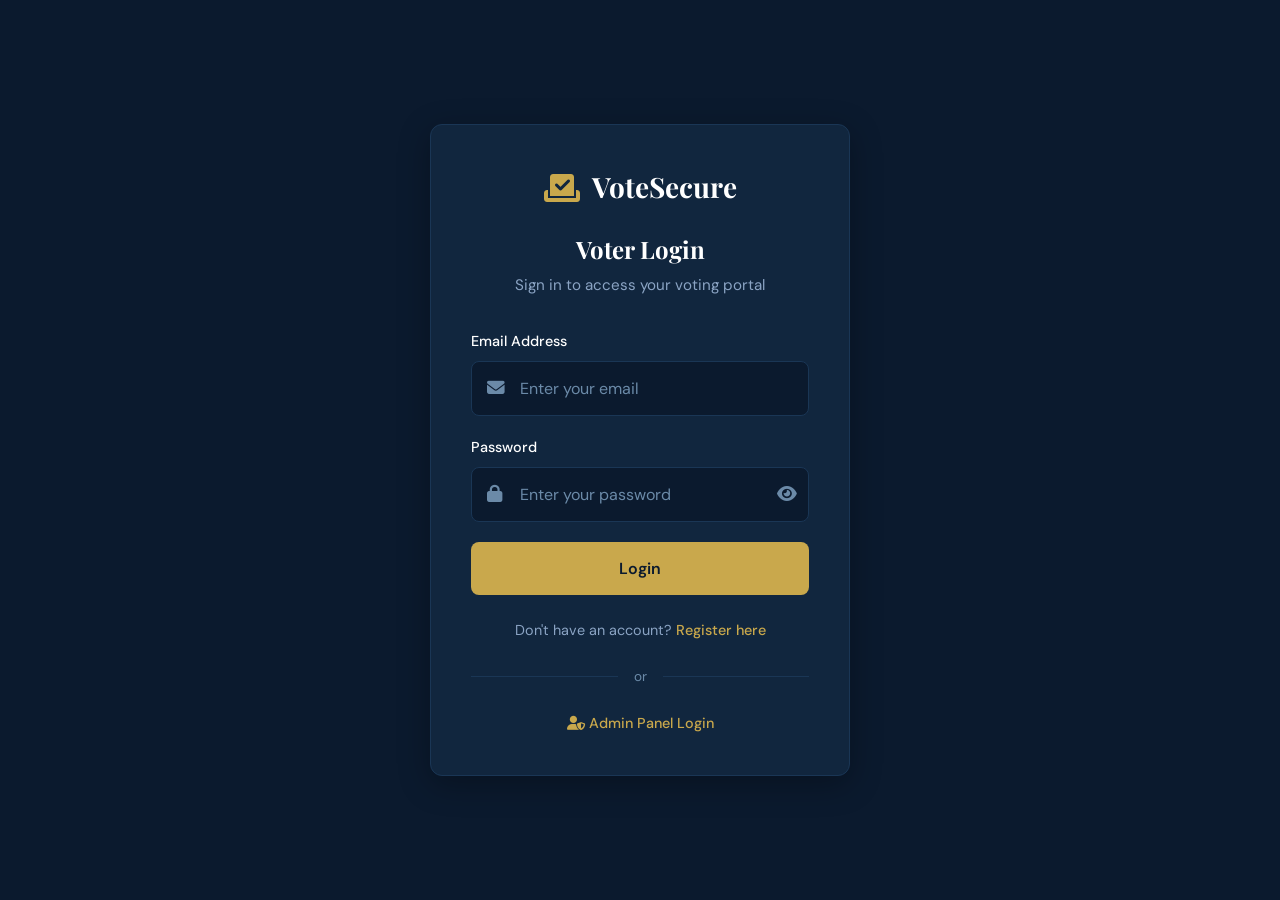
<file: ballot.html>
<!DOCTYPE html>
<html lang="en">
<head>
  <meta charset="UTF-8">
  <meta name="viewport" content="width=device-width, initial-scale=1.0">
  <title>VoteSecure - Digital Ballot</title>
  <link rel="icon" type="image/svg+xml" href="favicon.svg">
  <link rel="stylesheet" href="css/style.css">
</head>
<body>
  <div class="ballot-page">
    <header class="top-bar" role="banner">
      <div class="top-bar-left">
        <div class="logo" aria-hidden="true">
          <i class="fa-solid fa-check-to-slot"></i>
          <span>VoteSecure</span>
        </div>
      </div>
    </header>

    <main class="main-content" role="main">
      <div id="ballotContent"></div>
    </main>
  </div>

  <div class="modal-overlay" id="confirmModal" role="dialog" aria-modal="true" aria-labelledby="modalTitle" hidden>
    <div class="modal">
      <h2 id="modalTitle">Confirm Your Vote</h2>
      <p id="modalMessage"></p>
      <div class="modal-actions">
        <button class="btn btn-outline" id="modalCancel">Cancel</button>
        <button class="btn" id="modalConfirm">Confirm Vote</button>
      </div>
    </div>
  </div>

  <script src="js/data.js"></script>
  <script>
    const Ballot = {
      electionId: '',
      election: null,
      candidates: [],
      voterEmail: '',
      voterName: '',
      selectedCandidateId: null,

      init() {
        this.parseUrlParams();
        this.checkAuth();
        this.loadElection();
        this.render();
      },

      parseUrlParams() {
        const params = new URLSearchParams(window.location.search);
        this.electionId = params.get('election');
      },

      checkAuth() {
        this.voterName = sessionStorage.getItem('voterName');
        this.voterEmail = sessionStorage.getItem('voterEmail');
        if (!this.voterName || !this.voterEmail) {
          window.location.href = 'index.html';
        }
      },

      loadElection() {
        this.election = DataStore.getElectionById(this.electionId);
        if (!this.election || this.election.status !== 'ongoing') {
          this.showError('This election is not available for voting.', true);
          return;
        }

        if (DataStore.hasVoted(this.voterEmail, this.electionId)) {
          this.showAlreadyVoted();
          return;
        }

        this.candidates = DataStore.getCandidatesByElection(this.electionId);
      },

      render() {
        const container = document.getElementById('ballotContent');
        if (!this.election || this.election.status !== 'ongoing') {
          return;
        }

        if (DataStore.hasVoted(this.voterEmail, this.electionId)) {
          this.showAlreadyVoted();
          return;
        }

        container.innerHTML = `
          <div class="ballot-header">
            <h1 class="ballot-title">${this.escapeHtml(this.election.title)}</h1>
            <p class="ballot-description">${this.escapeHtml(this.election.description)}</p>
          </div>
          <h2 class="section-title"><i class="fas fa-user-check" aria-hidden="true"></i> Select your candidate</h2>
          <div class="candidates-grid" id="candidatesGrid" role="radiogroup" aria-label="Candidates">
            ${this.candidates.map(candidate => this.renderCandidateCard(candidate)).join('')}
          </div>
          <div class="ballot-actions">
            <button class="btn" id="submitVoteBtn" disabled><i class="fas fa-check" aria-hidden="true"></i> Submit Vote</button>
            <a href="voter-dashboard.html" class="btn btn-outline" id="cancelBtn">Cancel</a>
          </div>
        `;

        this.initCandidateSelection();
        this.initSubmitButton();
      },

      renderCandidateCard(candidate) {
        const initial = candidate.name.charAt(0).toUpperCase();
        return `
          <article class="candidate-card" data-candidate-id="${candidate.id}" role="radio" aria-checked="false" tabindex="0">
            <div class="candidate-avatar" aria-hidden="true">${initial}</div>
            <div class="candidate-info">
              <div class="candidate-header">
                <h3 class="candidate-name">${this.escapeHtml(candidate.name)}</h3>
                <span class="badge candidate-party">${this.escapeHtml(candidate.party)}</span>
              </div>
              <p class="candidate-bio">${this.escapeHtml(candidate.bio)}</p>
            </div>
            <div class="candidate-selector" aria-hidden="true">
              <div class="selection-circle"></div>
            </div>
          </article>
        `;
      },

      initCandidateSelection() {
        const cards = document.querySelectorAll('.candidate-card');
        cards.forEach(card => {
          card.addEventListener('click', () => this.selectCandidate(card));
          card.addEventListener('keydown', (e) => {
            if (e.key === 'Enter' || e.key === ' ') {
              e.preventDefault();
              this.selectCandidate(card);
            }
          });
        });
      },

      selectCandidate(card) {
        const candidateId = card.dataset.candidateId;
        if (this.selectedCandidateId === candidateId) return;

        document.querySelectorAll('.candidate-card').forEach(c => {
          c.classList.remove('selected');
          c.setAttribute('aria-checked', 'false');
        });

        card.classList.add('selected');
        card.setAttribute('aria-checked', 'true');
        this.selectedCandidateId = candidateId;

        const submitBtn = document.getElementById('submitVoteBtn');
        if (submitBtn) submitBtn.disabled = false;
      },

      initSubmitButton() {
        const submitBtn = document.getElementById('submitVoteBtn');
        submitBtn?.addEventListener('click', () => this.openConfirmModal());
      },

      openConfirmModal() {
        if (!this.selectedCandidateId) return;

        const candidate = this.candidates.find(c => c.id === this.selectedCandidateId);
        if (!candidate) return;

        const modal = document.getElementById('confirmModal');
        const message = document.getElementById('modalMessage');
        message.textContent = `Confirm your vote for ${candidate.name} (${candidate.party})? This action cannot be undone.`;

        modal.hidden = false;
        document.body.style.overflow = 'hidden';

        document.getElementById('modalCancel').onclick = () => this.closeConfirmModal();
        document.getElementById('modalConfirm').onclick = () => this.confirmVote(candidate);
        modal.onclick = (e) => { if (e.target === modal) this.closeConfirmModal(); };
      },

      closeConfirmModal() {
        const modal = document.getElementById('confirmModal');
        modal.hidden = true;
        document.body.style.overflow = '';
      },

      confirmVote(candidate) {
        this.closeConfirmModal();
        const result = DataStore.castVote(this.voterEmail, this.electionId, candidate.id);

        if (result.success) {
          this.showThankYou(candidate);
        } else {
          this.showError(result.message, false);
        }
      },

      showThankYou(candidate) {
        const container = document.getElementById('ballotContent');
        container.innerHTML = `
          <div class="result-screen success">
            <div class="result-icon" aria-hidden="true"><i class="fas fa-check"></i></div>
            <h1>Your vote has been cast successfully!</h1>
            <p class="result-election">${this.escapeHtml(this.election.title)}</p>
            <p class="result-candidate">You voted for <strong>${this.escapeHtml(candidate.name)}</strong> (${this.escapeHtml(candidate.party)})</p>
            <a href="voter-dashboard.html" class="btn"><i class="fas fa-arrow-left" aria-hidden="true"></i> Back to Dashboard</a>
          </div>
        `;
      },

      showAlreadyVoted() {
        const container = document.getElementById('ballotContent');
        container.innerHTML = `
          <div class="result-screen voted">
            <div class="result-icon" aria-hidden="true"><i class="fas fa-check"></i></div>
            <h1>Already Voted</h1>
            <p>You have already voted in this election</p>
            <p class="result-election">${this.escapeHtml(this.election?.title || 'this election')}</p>
            <a href="voter-dashboard.html" class="btn"><i class="fas fa-arrow-left" aria-hidden="true"></i> Back to Dashboard</a>
          </div>
        `;
      },

      showError(message, showBackButton) {
        const container = document.getElementById('ballotContent');
        container.innerHTML = `
          <div class="result-screen error">
            <div class="result-icon" aria-hidden="true"><i class="fas fa-exclamation-triangle"></i></div>
            <h1>Unable to Vote</h1>
            <p>${this.escapeHtml(message)}</p>
            ${showBackButton ? '<a href="voter-dashboard.html" class="btn"><i class="fas fa-arrow-left" aria-hidden="true"></i> Back to Dashboard</a>' : ''}
          </div>
        `;
      },

      escapeHtml(text) {
        const div = document.createElement('div');
        div.textContent = text;
        return div.innerHTML;
      }
    };

    document.addEventListener('DOMContentLoaded', () => Ballot.init());
  </script>
  <style>
    .ballot-page {
      min-height: 100vh;
      display: flex;
      flex-direction: column;
    }

    .ballot-page .top-bar {
      padding: 1rem 2rem;
    }

    .ballot-page .top-bar-left .logo {
      justify-content: flex-start;
      margin-bottom: 0;
    }

    .ballot-page .top-bar-left .logo i {
      font-size: 1.75rem;
    }

    .ballot-page .top-bar-left .logo span {
      font-size: 1.5rem;
    }

    .main-content {
      flex: 1;
      padding: 2rem;
      overflow-y: auto;
      width: 100%;
      max-width: 720px;
      margin: 0 auto;
    }

    .ballot-header {
      text-align: center;
      margin-bottom: 2rem;
      padding-bottom: 1.5rem;
      border-bottom: 1px solid var(--card-border);
    }

    .ballot-title {
      font-size: 1.75rem;
      margin-bottom: 0.75rem;
      color: var(--text-primary);
    }

    .ballot-description {
      color: var(--text-secondary);
      font-size: 1rem;
      line-height: 1.6;
    }

    .candidates-grid {
      display: grid;
      grid-template-columns: 1fr;
      gap: 1rem;
      margin-bottom: 2rem;
    }

    @media (min-width: 600px) {
      .candidates-grid {
        grid-template-columns: repeat(2, 1fr);
      }
    }

    .candidate-card {
      background: var(--card-bg);
      border: 2px solid var(--card-border);
      border-radius: var(--radius);
      padding: 1.5rem;
      display: flex;
      align-items: flex-start;
      gap: 1rem;
      cursor: pointer;
      transition: border-color var(--transition), box-shadow var(--transition), transform var(--transition);
      position: relative;
    }

    .candidate-card:hover {
      border-color: var(--gold);
      box-shadow: var(--shadow-hover);
      transform: translateY(-2px);
    }

    .candidate-card:focus {
      outline: none;
      border-color: var(--gold);
      box-shadow: 0 0 0 3px rgba(201, 168, 76, 0.3);
    }

    .candidate-card.selected {
      border-color: var(--gold);
      box-shadow: 0 0 0 3px rgba(201, 168, 76, 0.2);
    }

    .candidate-avatar {
      width: 60px;
      height: 60px;
      border-radius: 50%;
      background: linear-gradient(135deg, var(--gold), #e8c56d);
      color: var(--bg-dark);
      display: flex;
      align-items: center;
      justify-content: center;
      font-family: 'Playfair Display', serif;
      font-size: 1.5rem;
      font-weight: 700;
      flex-shrink: 0;
    }

    .candidate-info {
      flex: 1;
      min-width: 0;
    }

    .candidate-header {
      display: flex;
      align-items: center;
      gap: 0.75rem;
      margin-bottom: 0.5rem;
      flex-wrap: wrap;
    }

    .candidate-name {
      font-size: 1.1rem;
      font-weight: 600;
      color: var(--text-primary);
    }

    .candidate-party {
      font-size: 0.7rem;
      padding: 0.2rem 0.6rem;
    }

    .candidate-bio {
      color: var(--text-secondary);
      font-size: 0.9rem;
      line-height: 1.5;
    }

    .candidate-selector {
      display: flex;
      align-items: center;
      justify-content: center;
      flex-shrink: 0;
    }

    .selection-circle {
      width: 24px;
      height: 24px;
      border: 2px solid var(--card-border);
      border-radius: 50%;
      display: flex;
      align-items: center;
      justify-content: center;
      transition: border-color var(--transition), background var(--transition);
    }

    .candidate-card.selected .selection-circle {
      border-color: var(--gold);
      background: var(--gold);
    }

    .candidate-card.selected .selection-circle::after {
      content: '';
      width: 10px;
      height: 10px;
      border-radius: 50%;
      background: var(--bg-dark);
    }

    .ballot-actions {
      display: flex;
      flex-direction: column;
      gap: 1rem;
      margin-top: 1rem;
    }

    @media (min-width: 480px) {
      .ballot-actions {
        flex-direction: row;
        justify-content: space-between;
        align-items: center;
      }

      .ballot-actions .btn {
        flex: 1;
        max-width: 280px;
      }
    }

    .result-screen {
      text-align: center;
      padding: 3rem 1.5rem;
    }

    .result-screen .result-icon {
      width: 100px;
      height: 100px;
      border-radius: 50%;
      display: flex;
      align-items: center;
      justify-content: center;
      margin: 0 auto 1.5rem;
      font-size: 2.5rem;
    }

    .result-screen.success .result-icon {
      background: rgba(46, 204, 113, 0.15);
      color: var(--success);
      border: 2px solid var(--success);
    }

    .result-screen.voted .result-icon {
      background: rgba(201, 168, 76, 0.15);
      color: var(--gold);
      border: 2px solid var(--gold);
    }

    .result-screen.error .result-icon {
      background: rgba(231, 76, 60, 0.15);
      color: var(--error);
      border: 2px solid var(--error);
    }

    .result-screen h1 {
      font-size: 1.5rem;
      margin-bottom: 0.5rem;
    }

    .result-screen p {
      color: var(--text-secondary);
      margin-bottom: 0.5rem;
    }

    .result-election {
      font-size: 1rem;
      color: var(--text-primary);
      font-weight: 500;
      margin-bottom: 1.5rem !important;
    }

    .result-candidate {
      color: var(--text-secondary) !important;
      font-size: 0.95rem !important;
      margin-bottom: 2rem !important;
    }

    .modal-overlay {
      position: fixed;
      top: 0;
      left: 0;
      width: 100%;
      height: 100%;
      background: rgba(0, 0, 0, 0.7);
      display: flex;
      align-items: center;
      justify-content: center;
      padding: 1rem;
      z-index: 1000;
      opacity: 0;
      visibility: hidden;
      transition: opacity var(--transition), visibility var(--transition);
    }

    .modal-overlay:not([hidden]) {
      opacity: 1;
      visibility: visible;
    }

    .modal {
      background: var(--card-bg);
      border: 1px solid var(--card-border);
      border-radius: var(--radius);
      padding: 2rem;
      width: 100%;
      max-width: 420px;
      box-shadow: var(--shadow-hover);
      transform: scale(0.95);
      transition: transform var(--transition);
    }

    .modal-overlay:not([hidden]) .modal {
      transform: scale(1);
    }

    .modal h2 {
      font-size: 1.35rem;
      text-align: center;
      margin-bottom: 1rem;
    }

    .modal p {
      color: var(--text-secondary);
      text-align: center;
      margin-bottom: 1.5rem;
      line-height: 1.6;
    }

    .modal-actions {
      display: flex;
      gap: 1rem;
    }

    .modal-actions .btn {
      flex: 1;
    }

    .modal-actions .btn-outline {
      background: transparent;
      border: 1px solid var(--gold);
      color: var(--gold);
    }

    .modal-actions .btn-outline:hover {
      background: var(--gold);
      color: var(--bg-dark);
    }

    @media (max-width: 480px) {
      .main-content {
        padding: 1.5rem 1rem;
      }

      .ballot-page .top-bar {
        padding: 1rem 1.5rem;
      }

      .candidate-card {
        padding: 1.25rem;
        flex-direction: column;
        align-items: center;
        text-align: center;
        gap: 1rem;
      }

      .candidate-header {
        justify-content: center;
      }

      .candidate-selector {
        order: -1;
      }

      .modal {
        padding: 1.5rem;
        margin: 1rem;
      }

      .modal-actions {
        flex-direction: column;
      }
    }
  </style>
</body>
</html>
</file>
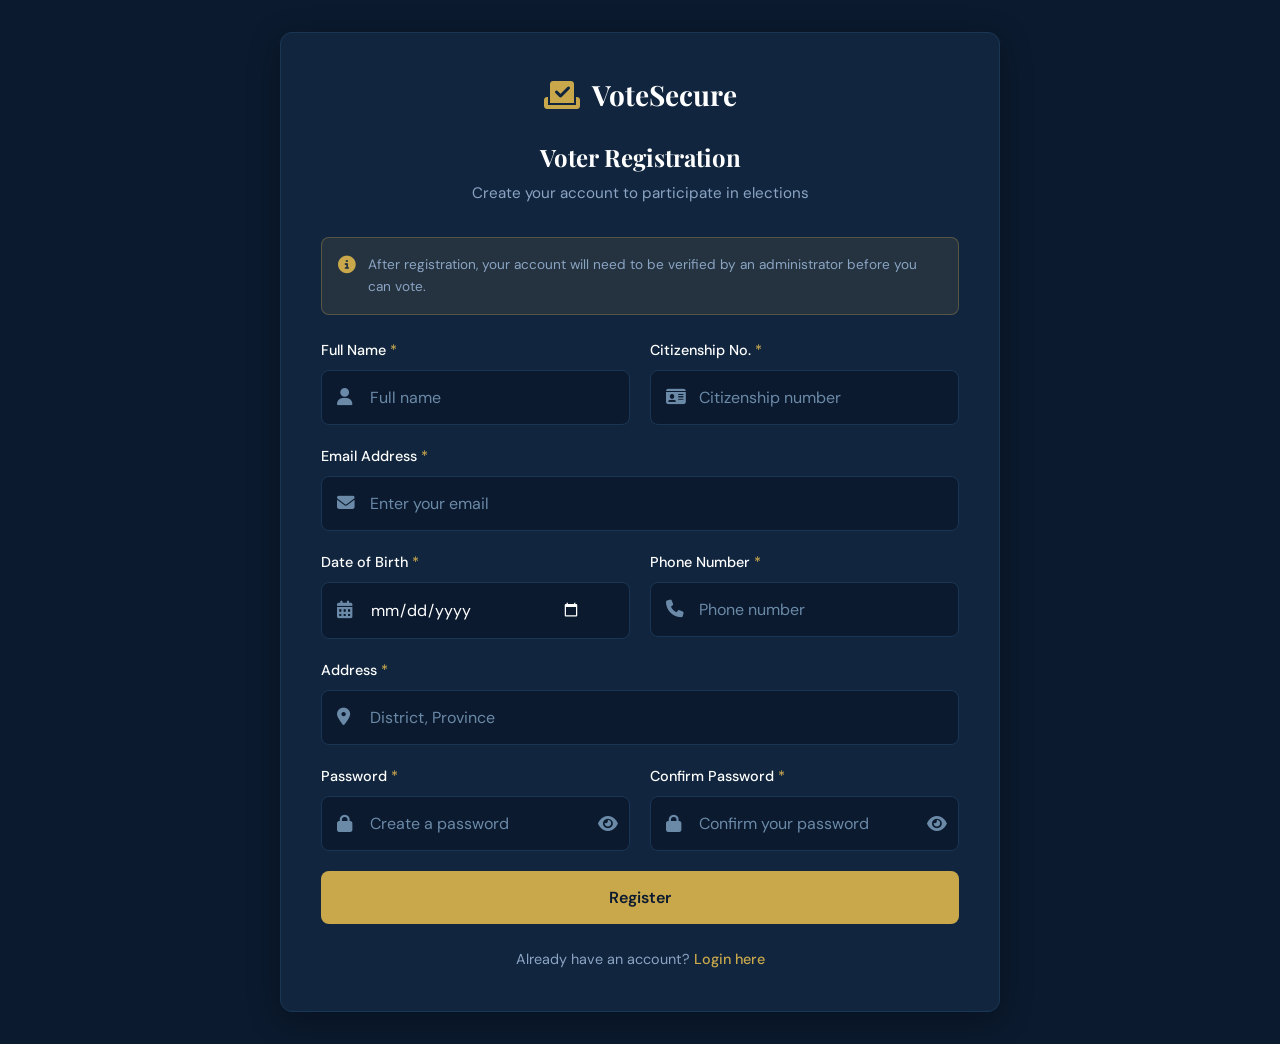
<file: register.html>
<!DOCTYPE html>
<html lang="en">
<head>
  <meta charset="UTF-8">
  <meta name="viewport" content="width=device-width, initial-scale=1.0">
  <title>VoteSecure - Voter Registration</title>
  <link rel="icon" type="image/svg+xml" href="favicon.svg">
  <link rel="stylesheet" href="css/style.css">
</head>
<body>
  <main class="page">
    <div class="card card-register" role="main">
      <div class="logo" aria-hidden="true">
        <i class="fa-solid fa-check-to-slot"></i>
        <span>VoteSecure</span>
      </div>

      <h1 class="card-title">Voter Registration</h1>
      <p class="card-subtitle">Create your account to participate in elections</p>

      <div class="info-notice" role="alert">
        <i class="fas fa-info-circle" aria-hidden="true"></i>
        <span>After registration, your account will need to be verified by an administrator before you can vote.</span>
      </div>

      <form id="registerForm" novalidate autocomplete="off">
        <div class="form-row">
          <div class="form-group">
            <label for="fullName" class="required">Full Name</label>
            <div class="input-wrapper">
              <i class="fas fa-user" aria-hidden="true"></i>
              <input type="text" id="fullName" name="fullName" placeholder="Full name" autocomplete="off" required>
            </div>
            <div class="error-message" aria-live="polite"></div>
          </div>

          <div class="form-group">
            <label for="citizenship" class="required">Citizenship No.</label>
            <div class="input-wrapper">
              <i class="fas fa-id-card" aria-hidden="true"></i>
              <input type="text" id="citizenship" name="citizenship" placeholder="Citizenship number" autocomplete="off" required>
            </div>
            <div class="error-message" aria-live="polite"></div>
          </div>
        </div>

        <div class="form-group">
          <label for="email" class="required">Email Address</label>
          <div class="input-wrapper">
            <i class="fas fa-envelope" aria-hidden="true"></i>
            <input type="email" id="email" name="email" placeholder="Enter your email" autocomplete="off" required>
          </div>
          <div class="error-message" aria-live="polite"></div>
        </div>

        <div class="form-row">
          <div class="form-group">
            <label for="dob" class="required">Date of Birth</label>
            <div class="input-wrapper">
              <i class="fas fa-calendar-alt" aria-hidden="true"></i>
              <input type="date" id="dob" name="dob" autocomplete="off" required>
            </div>
            <div class="error-message" aria-live="polite"></div>
          </div>

          <div class="form-group">
            <label for="phone" class="required">Phone Number</label>
            <div class="input-wrapper">
              <i class="fas fa-phone" aria-hidden="true"></i>
              <input type="tel" id="phone" name="phone" placeholder="Phone number" autocomplete="off" required>
            </div>
            <div class="error-message" aria-live="polite"></div>
          </div>
        </div>

        <div class="form-group">
          <label for="address" class="required">Address</label>
          <div class="input-wrapper">
            <i class="fas fa-map-marker-alt" aria-hidden="true"></i>
            <input type="text" id="address" name="address" placeholder="District, Province" autocomplete="off" required>
          </div>
          <div class="error-message" aria-live="polite"></div>
        </div>

        <div class="form-row">
          <div class="form-group">
            <label for="password" class="required">Password</label>
            <div class="input-wrapper">
              <i class="fas fa-lock" aria-hidden="true"></i>
              <input type="password" id="password" name="password" placeholder="Create a password" autocomplete="new-password" required minlength="6">
              <button type="button" class="toggle-password" aria-label="Toggle password visibility">
                <i class="fas fa-eye" aria-hidden="true"></i>
              </button>
            </div>
            <div class="error-message" aria-live="polite"></div>
          </div>

          <div class="form-group">
            <label for="confirmPassword" class="required">Confirm Password</label>
            <div class="input-wrapper">
              <i class="fas fa-lock" aria-hidden="true"></i>
              <input type="password" id="confirmPassword" name="confirmPassword" placeholder="Confirm your password" autocomplete="new-password" required>
              <button type="button" class="toggle-password" aria-label="Toggle password visibility">
                <i class="fas fa-eye" aria-hidden="true"></i>
              </button>
            </div>
            <div class="error-message" aria-live="polite"></div>
          </div>
        </div>

        <button type="submit" class="btn">Register</button>
      </form>

      <p class="footer-links">
        Already have an account? <a href="index.html">Login here</a>
      </p>
    </div>
  </main>
  <script src="js/data.js"></script>
  <script src="js/app.js"></script>
</body>
</html>
</file>
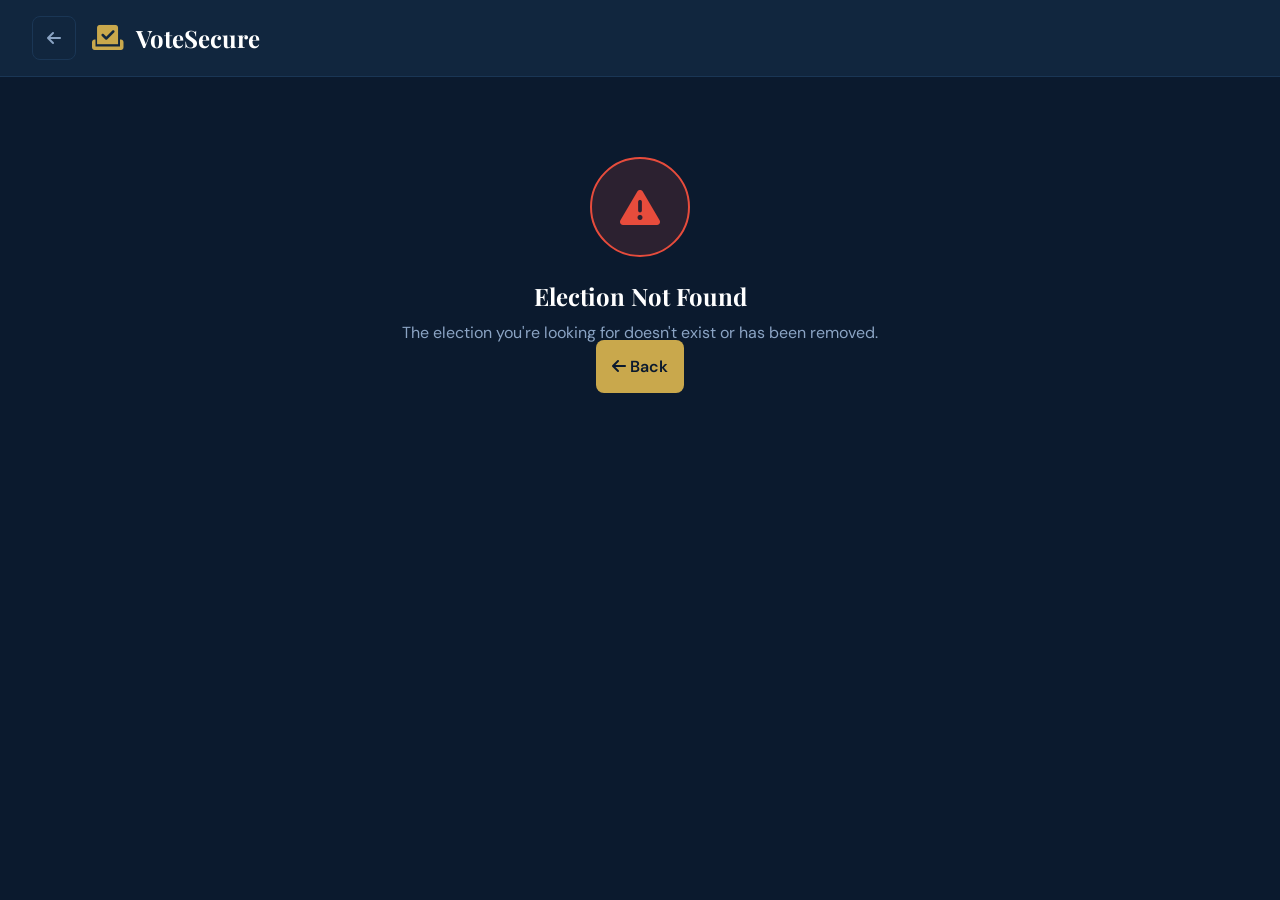
<file: results.html>
<!DOCTYPE html>
<html lang="en">
<head>
  <meta charset="UTF-8">
  <meta name="viewport" content="width=device-width, initial-scale=1.0">
  <title>VoteSecure - Election Results</title>
  <link rel="icon" type="image/svg+xml" href="favicon.svg">
  <link rel="stylesheet" href="css/style.css">
</head>
<body>
  <div class="results-page">
    <header class="top-bar" role="banner">
      <div class="top-bar-left">
        <a class="btn-back" id="backBtn" aria-label="Back" href="#">
          <i class="fas fa-arrow-left"></i>
        </a>
        <div class="logo" aria-hidden="true">
          <i class="fa-solid fa-check-to-slot"></i>
          <span>VoteSecure</span>
        </div>
      </div>
    </header>

    <main class="main-content" role="main">
      <div id="resultsContent"></div>
    </main>
  </div>

  <script src="js/data.js"></script>
  <script>
    const Results = {
      electionId: '',
      election: null,
      candidates: [],

      init() {
        this.parseUrlParams();
        this.determineBackUrl();
        this.loadElection();
        this.render();
      },

      parseUrlParams() {
        const params = new URLSearchParams(window.location.search);
        this.electionId = params.get('election');
      },

      determineBackUrl() {
        const voterEmail = sessionStorage.getItem('voterEmail');
        this.backUrl = voterEmail ? 'voter-dashboard.html' : 'index.html';
      },

      loadElection() {
        this.election = DataStore.getElectionById(this.electionId);
        if (this.election) {
          this.candidates = DataStore.getElectionResults(this.electionId);
        }
      },

      render() {
        const container = document.getElementById('resultsContent');
        const backBtn = document.getElementById('backBtn');

        backBtn.setAttribute('href', this.backUrl);

        if (!this.election) {
          container.innerHTML = this.renderNotFound();
          return;
        }

        container.innerHTML = `
          <div class="results-header">
            <div class="results-header-main">
              <h1 class="results-title">${this.escapeHtml(this.election.title)}</h1>
              <p class="results-description">${this.escapeHtml(this.election.description)}</p>
            </div>
            <span class="badge ${this.election.status === 'ongoing' ? 'badge-ongoing' : 'badge-completed'}">
              ${this.election.status === 'ongoing' ? 'Ongoing - live count' : 'Completed'}
            </span>
          </div>

          <div class="stats-grid results-stats" role="region" aria-label="Election statistics">
            <article class="stat-card">
              <div class="stat-icon"><i class="fas fa-vote-yea" aria-hidden="true"></i></div>
              <div class="stat-content">
                <span class="stat-value" id="totalVotesStat">${this.getTotalVotes()}</span>
                <span class="stat-label">Total Votes Cast</span>
              </div>
            </article>
            <article class="stat-card">
              <div class="stat-icon"><i class="fas fa-users" aria-hidden="true"></i></div>
              <div class="stat-content">
                <span class="stat-value">${this.candidates.length}</span>
                <span class="stat-label">Number of Candidates</span>
              </div>
            </article>
            <article class="stat-card">
              <div class="stat-icon ${this.election.status === 'completed' ? 'verified' : ''}">
                <i class="fas ${this.election.status === 'completed' ? 'fa-trophy' : 'fa-user-check'}" aria-hidden="true"></i>
              </div>
              <div class="stat-content">
                <span class="stat-value">${this.escapeHtml(this.getLeadingCandidateName())}</span>
                <span class="stat-label">${this.election.status === 'completed' ? 'Winner' : 'Leading Candidate'}</span>
              </div>
            </article>
          </div>

          <section class="vote-count-section" aria-labelledby="voteCountTitle">
            <h2 class="section-title" id="voteCountTitle"><i class="fas fa-chart-bar" aria-hidden="true"></i> Vote Count</h2>
            ${this.candidates.length === 0
              ? '<p class="empty-message">No candidates found for this election.</p>'
              : this.renderCandidatesList()
            }
          </section>
        `;

        this.animateBars();
      },

      renderNotFound() {
        return `
          <div class="result-screen error">
            <div class="result-icon" aria-hidden="true"><i class="fas fa-exclamation-triangle"></i></div>
            <h1>Election Not Found</h1>
            <p>The election you're looking for doesn't exist or has been removed.</p>
            <a href="${this.backUrl}" class="btn"><i class="fas fa-arrow-left" aria-hidden="true"></i> Back</a>
          </div>
        `;
      },

      getTotalVotes() {
        return this.candidates.reduce((sum, c) => sum + c.votes, 0);
      },

      getLeadingCandidateName() {
        if (this.candidates.length === 0) return '—';
        return this.candidates[0].name;
      },

      renderCandidatesList() {
        const totalVotes = this.getTotalVotes();
        const isZeroVotes = totalVotes === 0;

        return `
          <div class="candidates-list" role="list" aria-label="Candidates ranked by votes">
            ${this.candidates.map((candidate, index) => this.renderCandidateRow(candidate, index, totalVotes, isZeroVotes)).join('')}
          </div>
          ${isZeroVotes ? '<p class="no-votes-note">No votes have been cast yet.</p>' : ''}
        `;
      },

      renderCandidateRow(candidate, index, totalVotes, isZeroVotes) {
        const rank = index + 1;
        const initial = candidate.name.charAt(0).toUpperCase();
        const percentage = isZeroVotes ? '0.0' : candidate.percentage;
        const isLeader = index === 0;
        const badgeText = this.election.status === 'completed' && isLeader ? 'Winner' : (isLeader ? 'Leading' : '');
        const badgeClass = badgeText ? (this.election.status === 'completed' ? 'badge-winner' : 'badge-leading') : '';
        const barWidth = isZeroVotes ? 0 : parseFloat(percentage);

        return `
          <article class="candidate-row ${isLeader ? 'leader' : ''}" role="listitem" style="--bar-width: ${barWidth}%; --delay: ${index * 100}ms">
            <div class="rank">${rank}</div>
            <div class="candidate-avatar" aria-hidden="true">${initial}</div>
            <div class="candidate-info">
              <div class="candidate-header">
                <h3 class="candidate-name">${this.escapeHtml(candidate.name)}</h3>
                <span class="badge candidate-party">${this.escapeHtml(candidate.party)}</span>
                ${badgeText ? `<span class="badge ${badgeClass}">${badgeText}</span>` : ''}
              </div>
              <div class="vote-details">
                <span class="vote-count">${candidate.votes.toLocaleString()} vote${candidate.votes !== 1 ? 's' : ''}</span>
                <span class="vote-percentage">${percentage}%</span>
              </div>
              <div class="progress-bar-container" aria-hidden="true">
                <div class="progress-bar ${isLeader ? 'leader-bar' : ''}" style="width: 0%; transition-delay: var(--delay)"></div>
              </div>
            </div>
          </article>
        `;
      },

      animateBars() {
        if (window.matchMedia('(prefers-reduced-motion: reduce)').matches) {
          document.querySelectorAll('.progress-bar').forEach(bar => {
            bar.style.width = bar.parentElement.parentElement.style.getPropertyValue('--bar-width') || '0%';
          });
          return;
        }

        requestAnimationFrame(() => {
          document.querySelectorAll('.progress-bar').forEach(bar => {
            const width = bar.parentElement.parentElement.style.getPropertyValue('--bar-width') || '0%';
            bar.style.width = width;
          });
        });
      },

      escapeHtml(text) {
        const div = document.createElement('div');
        div.textContent = text;
        return div.innerHTML;
      }
    };

    document.addEventListener('DOMContentLoaded', () => Results.init());
  </script>
  <style>
    .results-page {
      min-height: 100vh;
      display: flex;
      flex-direction: column;
    }

    .results-page .top-bar {
      padding: 1rem 2rem;
    }

    .results-page .top-bar-left {
      gap: 1rem;
    }

    .results-page .top-bar-left .logo {
      justify-content: flex-start;
      margin-bottom: 0;
    }

    .results-page .top-bar-left .logo i {
      font-size: 1.75rem;
    }

    .results-page .top-bar-left .logo span {
      font-size: 1.5rem;
    }

    .btn-back {
      display: flex;
      align-items: center;
      justify-content: center;
      width: 44px;
      height: 44px;
      background: transparent;
      border: 1px solid var(--card-border);
      border-radius: 8px;
      color: var(--text-secondary);
      cursor: pointer;
      transition: background var(--transition), border-color var(--transition), color var(--transition);
      flex-shrink: 0;
      text-decoration: none;
    }

    .btn-back:hover {
      background: rgba(201, 168, 76, 0.1);
      border-color: var(--gold);
      color: var(--gold);
    }

    .btn-back:focus {
      outline: none;
      border-color: var(--gold);
      box-shadow: 0 0 0 3px rgba(201, 168, 76, 0.2);
    }

    .main-content {
      flex: 1;
      padding: 2rem;
      overflow-y: auto;
      width: 100%;
      max-width: 800px;
      margin: 0 auto;
    }

    .results-header {
      display: flex;
      flex-direction: column;
      gap: 1rem;
      margin-bottom: 2rem;
      padding-bottom: 1.5rem;
      border-bottom: 1px solid var(--card-border);
    }

    @media (min-width: 600px) {
      .results-header {
        flex-direction: row;
        align-items: flex-start;
        justify-content: space-between;
      }
    }

    .results-header-main {
      flex: 1;
    }

    .results-title {
      font-size: 1.75rem;
      margin-bottom: 0.5rem;
      color: var(--text-primary);
    }

    .results-description {
      color: var(--text-secondary);
      font-size: 1rem;
      line-height: 1.6;
    }

    .badge-ongoing {
      background: rgba(46, 204, 113, 0.15);
      color: var(--success);
      border: 1px solid rgba(46, 204, 113, 0.3);
    }

    .badge-completed {
      background: rgba(201, 168, 76, 0.15);
      color: var(--gold);
      border: 1px solid rgba(201, 168, 76, 0.3);
    }

    .results-stats {
      margin-bottom: 2.5rem;
    }

    .vote-count-section {
      margin-top: 1rem;
    }

    .candidates-list {
      display: flex;
      flex-direction: column;
      gap: 1rem;
    }

    .candidate-row {
      background: var(--card-bg);
      border: 1px solid var(--card-border);
      border-radius: var(--radius);
      padding: 1.25rem 1.5rem;
      display: flex;
      align-items: center;
      gap: 1rem;
      transition: box-shadow var(--transition), transform var(--transition), border-color var(--transition);
      position: relative;
    }

    .candidate-row:hover {
      box-shadow: var(--shadow-hover);
      transform: translateY(-2px);
      border-color: rgba(201, 168, 76, 0.3);
    }

    .candidate-row.leader {
      border-color: rgba(201, 168, 76, 0.4);
      box-shadow: 0 0 0 1px rgba(201, 168, 76, 0.1);
    }

    .rank {
      font-family: 'Playfair Display', serif;
      font-size: 1.5rem;
      font-weight: 700;
      color: var(--gold);
      width: 40px;
      text-align: center;
      flex-shrink: 0;
    }

    .candidate-avatar {
      width: 48px;
      height: 48px;
      border-radius: 50%;
      background: linear-gradient(135deg, var(--gold), #e8c56d);
      color: var(--bg-dark);
      display: flex;
      align-items: center;
      justify-content: center;
      font-family: 'Playfair Display', serif;
      font-size: 1.25rem;
      font-weight: 700;
      flex-shrink: 0;
    }

    .candidate-row.leader .candidate-avatar {
      box-shadow: 0 0 0 3px rgba(201, 168, 76, 0.2);
    }

    .candidate-info {
      flex: 1;
      min-width: 0;
    }

    .candidate-header {
      display: flex;
      align-items: center;
      gap: 0.75rem;
      margin-bottom: 0.5rem;
      flex-wrap: wrap;
    }

    .candidate-name {
      font-size: 1.1rem;
      font-weight: 600;
      color: var(--text-primary);
    }

    .candidate-party {
      font-size: 0.7rem;
      padding: 0.2rem 0.6rem;
    }

    .badge-winner {
      background: rgba(201, 168, 76, 0.2);
      color: var(--gold);
      border: 1px solid rgba(201, 168, 76, 0.4);
      font-size: 0.65rem;
    }

    .badge-leading {
      background: rgba(46, 204, 113, 0.2);
      color: var(--success);
      border: 1px solid rgba(46, 204, 113, 0.4);
      font-size: 0.65rem;
    }

    .vote-details {
      display: flex;
      align-items: center;
      gap: 1rem;
      margin-bottom: 0.5rem;
      font-size: 0.9rem;
    }

    .vote-count {
      color: var(--text-primary);
      font-weight: 500;
    }

    .vote-percentage {
      color: var(--gold);
      font-weight: 600;
      font-family: 'Playfair Display', serif;
    }

    .progress-bar-container {
      height: 8px;
      background: var(--bg-dark);
      border-radius: 999px;
      overflow: hidden;
      width: 100%;
    }

    .progress-bar {
      height: 100%;
      background: linear-gradient(90deg, var(--gold), #e8c56d);
      border-radius: 999px;
      transition: width 1s cubic-bezier(0.25, 0.46, 0.45, 0.94);
    }

    .progress-bar.leader-bar {
      background: linear-gradient(90deg, #e8c56d, var(--gold), #f0d48a);
      box-shadow: 0 0 12px rgba(201, 168, 76, 0.5);
    }

    .no-votes-note {
      text-align: center;
      color: var(--text-muted);
      font-size: 0.95rem;
      margin-top: 1.5rem;
      padding: 1rem;
      background: rgba(201, 168, 76, 0.05);
      border: 1px dashed rgba(201, 168, 76, 0.2);
      border-radius: 8px;
    }

    .result-screen {
      text-align: center;
      padding: 3rem 1.5rem;
    }

    .result-screen .result-icon {
      width: 100px;
      height: 100px;
      border-radius: 50%;
      display: flex;
      align-items: center;
      justify-content: center;
      margin: 0 auto 1.5rem;
      font-size: 2.5rem;
    }

    .result-screen.error .result-icon {
      background: rgba(231, 76, 60, 0.15);
      color: var(--error);
      border: 2px solid var(--error);
    }

    .result-screen h1 {
      font-size: 1.5rem;
      margin-bottom: 0.5rem;
    }

    .result-screen p {
      color: var(--text-secondary);
      margin-bottom: 0.5rem;
    }

    .empty-message {
      text-align: center;
      padding: 3rem 1rem;
      color: var(--text-muted);
      font-size: 1rem;
    }

    @media (max-width: 768px) {
      .main-content {
        padding: 1.5rem 1rem;
      }

      .results-title {
        font-size: 1.5rem;
      }

      .results-stats {
        grid-template-columns: 1fr;
      }

      .candidate-row {
        padding: 1rem 1.25rem;
        flex-wrap: wrap;
        gap: 0.75rem;
      }

      .rank {
        width: 36px;
        font-size: 1.25rem;
      }

      .candidate-avatar {
        width: 44px;
        height: 44px;
        font-size: 1.1rem;
      }

      .candidate-header {
        gap: 0.5rem;
      }

      .candidate-name {
        font-size: 1rem;
      }

      .vote-details {
        flex-wrap: wrap;
        gap: 0.75rem;
      }
    }

    @media (max-width: 480px) {
      .results-page .top-bar {
        padding: 1rem 1.5rem;
      }

      .results-page .top-bar-left .logo span {
        font-size: 1.25rem;
      }
    }
  </style>
</body>
</html>
</file>
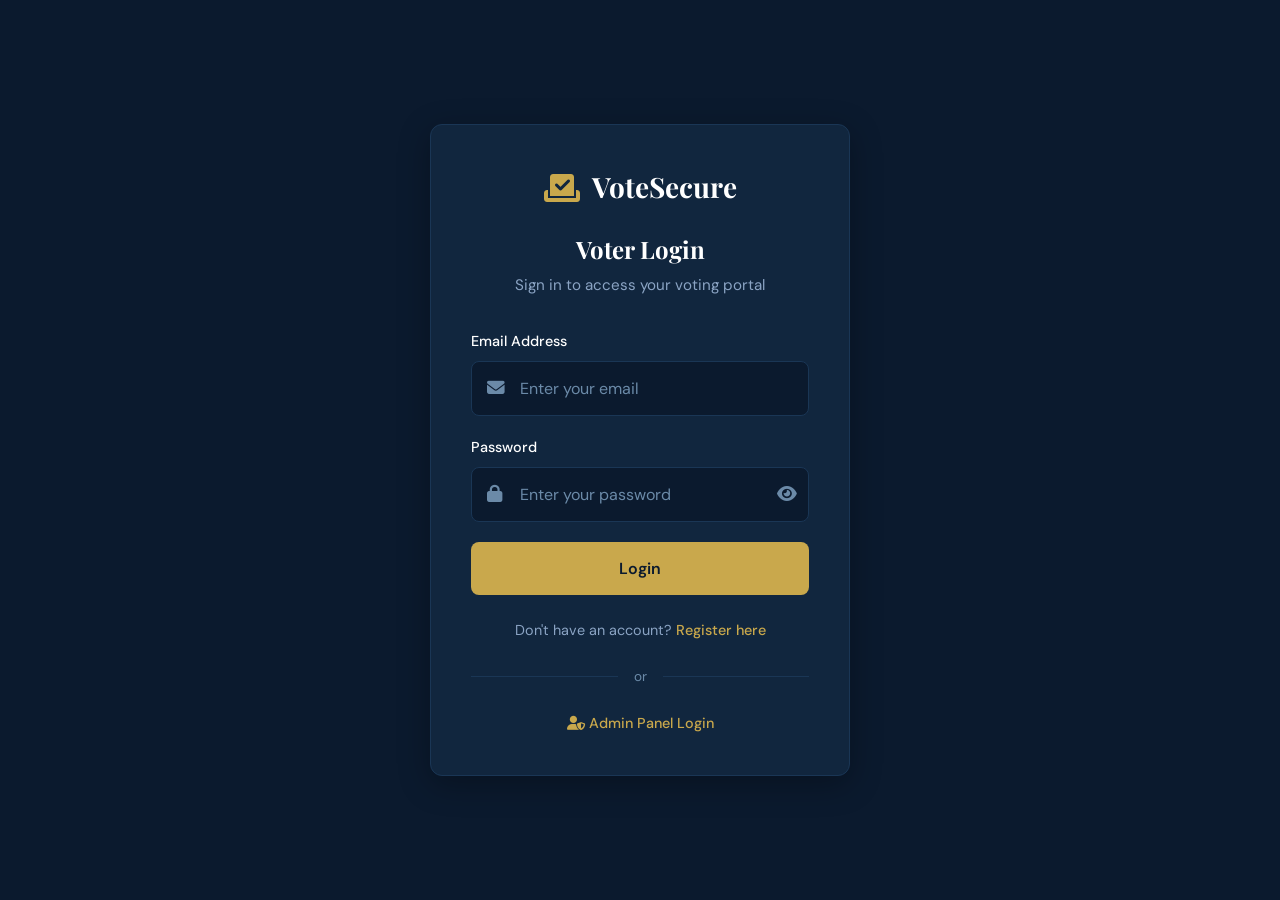
<file: voter-dashboard.html>
<!DOCTYPE html>
<html lang="en">
<head>
  <meta charset="UTF-8">
  <meta name="viewport" content="width=device-width, initial-scale=1.0">
  <title>VoteSecure - Voter Dashboard</title>
  <link rel="icon" type="image/svg+xml" href="favicon.svg">
  <link rel="stylesheet" href="css/style.css">
</head>
<body>
  <div class="dashboard-layout">
    <aside class="sidebar" id="sidebar" role="navigation" aria-label="Main navigation">
      <div class="sidebar-header">
        <div class="logo" aria-hidden="true">
          <i class="fa-solid fa-check-to-slot"></i>
          <span>VoteSecure</span>
        </div>
      </div>
      <nav class="sidebar-nav">
        <ul>
          <li><a href="#" class="nav-link active" data-page="dashboard"><i class="fas fa-tachometer-alt" aria-hidden="true"></i> Dashboard</a></li>
          <li><a href="#" class="nav-link" data-page="active"><i class="fas fa-vote-yea" aria-hidden="true"></i> Active Elections</a></li>
          <li><a href="#" class="nav-link" data-page="history"><i class="fas fa-history" aria-hidden="true"></i> Voting History</a></li>
        </ul>
      </nav>
      <div class="sidebar-footer">
        <div class="user-box">
          <div class="user-avatar" id="userAvatar" aria-hidden="true"></div>
          <div class="user-info">
            <span class="user-name" id="userName"></span>
            <span class="user-role">Registered Voter</span>
          </div>
        </div>
      </div>
    </aside>

    <div class="main-wrapper">
      <header class="top-bar" role="banner">
        <div class="top-bar-left">
          <button class="hamburger" id="hamburger" aria-label="Toggle menu" aria-expanded="false" aria-controls="sidebar">
            <i class="fas fa-bars" aria-hidden="true"></i>
          </button>
          <h1 class="page-title">Voter Dashboard</h1>
        </div>
        <div class="top-bar-right">
          <span class="welcome-text" id="welcomeText"></span>
          <button class="btn btn-logout" id="logoutBtn"><i class="fas fa-sign-out-alt" aria-hidden="true"></i> Logout</button>
        </div>
      </header>

      <main class="main-content" role="main">
        <section class="stats-grid" aria-label="Dashboard statistics">
          <article class="stat-card">
            <div class="stat-icon" aria-hidden="true"><i class="fas fa-vote-yea"></i></div>
            <div class="stat-content">
              <span class="stat-value" id="statActiveElections">0</span>
              <span class="stat-label">Active Elections</span>
            </div>
          </article>
          <article class="stat-card">
            <div class="stat-icon" aria-hidden="true"><i class="fas fa-check-circle"></i></div>
            <div class="stat-content">
              <span class="stat-value" id="statVotesCast">0</span>
              <span class="stat-label">Votes Cast</span>
            </div>
          </article>
          <article class="stat-card">
            <div class="stat-icon" aria-hidden="true"><i class="fas fa-list-alt"></i></div>
            <div class="stat-content">
              <span class="stat-value" id="statTotalElections">0</span>
              <span class="stat-label">Total Elections</span>
            </div>
          </article>
          <article class="stat-card">
            <div class="stat-icon verified" aria-hidden="true"><i class="fa-solid fa-id-card"></i></div>
            <div class="stat-content">
              <span class="stat-value status-verified">Verified</span>
              <span class="stat-label">Account Status</span>
            </div>
          </article>
        </section>

        <section class="elections-section" aria-labelledby="activeElectionsHeading">
          <h2 id="activeElectionsHeading" class="section-title"><i class="fas fa-fire" aria-hidden="true"></i> Active Elections</h2>
          <div class="elections-grid" id="activeElectionsGrid"></div>
          <p class="empty-message" id="activeEmpty" hidden>No active elections at the moment. Check back soon!</p>
        </section>

        <section class="elections-section" aria-labelledby="completedElectionsHeading">
          <h2 id="completedElectionsHeading" class="section-title"><i class="fas fa-archive" aria-hidden="true"></i> Completed Elections</h2>
          <div class="elections-grid" id="completedElectionsGrid"></div>
          <p class="empty-message" id="completedEmpty" hidden>No completed elections yet.</p>
        </section>
      </main>
    </div>
  </div>

  <div class="sidebar-overlay" id="sidebarOverlay" aria-hidden="true"></div>

  <script src="js/data.js"></script>
  <script src="js/app.js"></script>
  <script>
    const Dashboard = {
      voterName: '',
      voterEmail: '',

      init() {
        this.checkAuth();
        this.loadUserInfo();
        this.initSidebar();
        this.initLogout();
        this.renderDashboard();
      },

      checkAuth() {
        this.voterName = sessionStorage.getItem('voterName');
        this.voterEmail = sessionStorage.getItem('voterEmail');
        if (!this.voterName || !this.voterEmail) {
          window.location.href = 'index.html';
        }
      },

      loadUserInfo() {
        const nameEl = document.getElementById('userName');
        const welcomeEl = document.getElementById('welcomeText');
        const avatarEl = document.getElementById('userAvatar');

        if (nameEl) nameEl.textContent = this.voterName;
        if (welcomeEl) welcomeEl.textContent = `Welcome, ${this.voterName}`;
        if (avatarEl) avatarEl.textContent = this.voterName.charAt(0).toUpperCase();
      },

      initSidebar() {
        const hamburger = document.getElementById('hamburger');
        const sidebar = document.getElementById('sidebar');
        const overlay = document.getElementById('sidebarOverlay');
        const navLinks = document.querySelectorAll('.nav-link');

        hamburger?.addEventListener('click', () => {
          const isOpen = sidebar.classList.toggle('open');
          hamburger.setAttribute('aria-expanded', isOpen);
          overlay.classList.toggle('visible');
        });

        overlay?.addEventListener('click', () => {
          sidebar.classList.remove('open');
          hamburger.setAttribute('aria-expanded', 'false');
          overlay.classList.remove('visible');
        });

        navLinks.forEach(link => {
          link.addEventListener('click', (e) => {
            e.preventDefault();
            navLinks.forEach(l => l.classList.remove('active'));
            link.classList.add('active');
            if (window.innerWidth < 768) {
              sidebar.classList.remove('open');
              hamburger.setAttribute('aria-expanded', 'false');
              overlay.classList.remove('visible');
            }
          });
        });
      },

      initLogout() {
        const logoutBtn = document.getElementById('logoutBtn');
        logoutBtn?.addEventListener('click', () => {
          sessionStorage.clear();
          window.location.href = 'index.html';
        });
      },

      renderDashboard() {
        const elections = DataStore.getElections();
        const activeElections = elections.filter(e => e.status === 'ongoing');
        const completedElections = elections.filter(e => e.status === 'completed');
        const history = DataStore.getVoterHistory(this.voterEmail);

        document.getElementById('statActiveElections').textContent = activeElections.length;
        document.getElementById('statVotesCast').textContent = history.length;
        document.getElementById('statTotalElections').textContent = elections.length;

        this.renderActiveElections(activeElections);
        this.renderCompletedElections(completedElections);
      },

      renderActiveElections(elections) {
        const grid = document.getElementById('activeElectionsGrid');
        const empty = document.getElementById('activeEmpty');

        if (!elections.length) {
          grid.innerHTML = '';
          empty.hidden = false;
          return;
        }

        empty.hidden = true;
        grid.innerHTML = elections.map(election => {
          const hasVoted = DataStore.hasVoted(this.voterEmail, election.id);
          const endDate = new Date(election.endDate).toLocaleDateString('en-US', {
            year: 'numeric', month: 'long', day: 'numeric'
          });

          return `
            <article class="election-card">
              <div class="election-card-header">
                <h3>${this.escapeHtml(election.title)}</h3>
                ${hasVoted ? '<span class="badge voted">Already Voted</span>' : ''}
              </div>
              <p class="election-description">${this.escapeHtml(election.description)}</p>
              <div class="election-meta">
                <span><i class="fas fa-calendar-alt" aria-hidden="true"></i> Ends: ${endDate}</span>
              </div>
              <div class="election-actions">
                ${hasVoted
                  ? '<button class="btn btn-disabled" disabled><i class="fas fa-check" aria-hidden="true"></i> Already Voted</button>'
                  : `<a href="ballot.html?election=${election.id}" class="btn"><i class="fas fa-vote-yea" aria-hidden="true"></i> Vote Now</a>`
                }
              </div>
            </article>
          `;
        }).join('');
      },

      renderCompletedElections(elections) {
        const grid = document.getElementById('completedElectionsGrid');
        const empty = document.getElementById('completedEmpty');

        if (!elections.length) {
          grid.innerHTML = '';
          empty.hidden = false;
          return;
        }

        empty.hidden = true;
        grid.innerHTML = elections.map(election => {
          const endDate = new Date(election.endDate).toLocaleDateString('en-US', {
            year: 'numeric', month: 'long', day: 'numeric'
          });

          return `
            <article class="election-card completed">
              <div class="election-card-header">
                <h3>${this.escapeHtml(election.title)}</h3>
                <span class="badge completed">Completed</span>
              </div>
              <p class="election-description">${this.escapeHtml(election.description)}</p>
              <div class="election-meta">
                <span><i class="fas fa-calendar-alt" aria-hidden="true"></i> Ended: ${endDate}</span>
              </div>
              <div class="election-actions">
                <a href="results.html?election=${election.id}" class="btn btn-outline"><i class="fas fa-chart-bar" aria-hidden="true"></i> View Results</a>
              </div>
            </article>
          `;
        }).join('');
      },

      escapeHtml(text) {
        const div = document.createElement('div');
        div.textContent = text;
        return div.innerHTML;
      }
    };

    document.addEventListener('DOMContentLoaded', () => Dashboard.init());
  </script>
</body>
</html>
</file>
<file: css/style.css>
@import url('https://fonts.googleapis.com/css2?family=DM+Sans:wght@400;500;600&family=Playfair+Display:wght@700&display=swap');
@import url('https://cdnjs.cloudflare.com/ajax/libs/font-awesome/6.5.1/css/all.min.css');

:root {
  --bg-dark: #0b1a2e;
  --card-bg: #11263e;
  --card-border: #1a3655;
  --gold: #c9a84c;
  --gold-hover: #d4b55f;
  --text-primary: #ffffff;
  --text-secondary: #8ba4c4;
  --text-muted: #6b8aa8;
  --error: #e74c3c;
  --success: #2ecc71;
  --shadow: 0 8px 32px rgba(0, 0, 0, 0.3);
  --shadow-hover: 0 12px 40px rgba(0, 0, 0, 0.4);
  --radius: 12px;
  --transition: 0.3s ease;
}

* {
  margin: 0;
  padding: 0;
  box-sizing: border-box;
}

html {
  font-size: 16px;
  scroll-behavior: smooth;
  overflow-x: hidden;
}

body {
  font-family: 'DM Sans', sans-serif;
  background: var(--bg-dark);
  color: var(--text-primary);
  min-height: 100vh;
  line-height: 1.6;
  -webkit-font-smoothing: antialiased;
  overflow-x: hidden;
}

h1, h2, h3, h4, h5, h6 {
  font-family: 'Playfair Display', serif;
  font-weight: 700;
  line-height: 1.3;
  color: var(--text-primary);
}

a {
  color: var(--gold);
  text-decoration: none;
  transition: color var(--transition);
}

a:hover {
  color: var(--gold-hover);
}

img {
  max-width: 100%;
  height: auto;
  display: block;
}

input, button, textarea, select {
  font-family: inherit;
  font-size: 1rem;
}

.page {
  min-height: 100vh;
  display: flex;
  align-items: center;
  justify-content: center;
  padding: 2rem 1rem;
}

.card {
  background: var(--card-bg);
  border: 1px solid var(--card-border);
  border-radius: var(--radius);
  box-shadow: var(--shadow);
  padding: 2.5rem;
  width: 100%;
  max-width: 420px;
  transition: box-shadow var(--transition), transform var(--transition);
}

.card:hover {
  box-shadow: var(--shadow-hover);
}

.card.card-register {
  max-width: 720px;
  padding: 2.5rem;
}

@media (max-width: 700px) {
  .card.card-register {
    padding: 1.5rem;
  }
}

.logo {
  display: flex;
  align-items: center;
  justify-content: center;
  gap: 0.75rem;
  margin-bottom: 1.5rem;
}

.logo i {
  font-size: 2rem;
  color: var(--gold);
}

.logo span {
  font-family: 'Playfair Display', serif;
  font-size: 1.75rem;
  font-weight: 700;
  color: var(--text-primary);
}

.logo img {
  height: 40px;
  width: auto;
  display: block;
  flex-shrink: 0;
}

.card-title {
  font-size: 1.5rem;
  text-align: center;
  margin-bottom: 0.5rem;
}

.card-subtitle {
  color: var(--text-secondary);
  text-align: center;
  margin-bottom: 2rem;
  font-size: 0.95rem;
}

.form-group {
  margin-bottom: 1.25rem;
}

.form-row {
  display: grid;
  grid-template-columns: repeat(2, minmax(0, 1fr));
  gap: 1.25rem;
}

.form-row > * {
  min-width: 0;
}

@media (max-width: 700px) {
  .form-row {
    grid-template-columns: minmax(0, 1fr);
    gap: 0;
  }
}

label {
  display: block;
  margin-bottom: 0.5rem;
  font-weight: 500;
  font-size: 0.9rem;
  color: var(--text-primary);
}

.required::after {
  content: ' *';
  color: var(--gold);
}

.input-wrapper {
  position: relative;
  width: 100%;
}

.input-wrapper i {
  position: absolute;
  left: 1rem;
  top: 50%;
  transform: translateY(-50%);
  color: var(--text-muted);
  font-size: 1.1rem;
  pointer-events: none;
}

.input-wrapper input,
.input-wrapper select,
.input-wrapper textarea {
  width: 100%;
  padding: 1rem 3rem 1rem 3rem;
  background: var(--bg-dark);
  border: 1px solid var(--card-border);
  border-radius: 8px;
  color: var(--text-primary);
  font-size: 1rem;
  transition: border-color var(--transition), box-shadow var(--transition);
  color-scheme: dark;
}

.input-wrapper input:focus,
.input-wrapper select:focus,
.input-wrapper textarea:focus {
  outline: none;
  border-color: var(--gold);
  box-shadow: 0 0 0 3px rgba(201, 168, 76, 0.15);
}

.input-wrapper input::placeholder,
.input-wrapper select::placeholder,
.input-wrapper textarea::placeholder {
  color: var(--text-muted);
}

.input-wrapper input.error,
.input-wrapper select.error,
.input-wrapper textarea.error {
  border-color: var(--error);
}

.input-wrapper input.success,
.input-wrapper select.success,
.input-wrapper textarea.success {
  border-color: var(--success);
}

.input-wrapper input:-webkit-autofill,
.input-wrapper input:-webkit-autofill:hover,
.input-wrapper input:-webkit-autofill:focus,
.input-wrapper input:-webkit-autofill:active,
.input-wrapper select:-webkit-autofill,
.input-wrapper select:-webkit-autofill:hover,
.input-wrapper select:-webkit-autofill:focus,
.input-wrapper select:-webkit-autofill:active,
.input-wrapper textarea:-webkit-autofill,
.input-wrapper textarea:-webkit-autofill:hover,
.input-wrapper textarea:-webkit-autofill:focus,
.input-wrapper textarea:-webkit-autofill:active {
  -webkit-box-shadow: 0 0 0 1000px var(--bg-dark) inset;
  -webkit-text-fill-color: var(--text-primary);
  caret-color: var(--text-primary);
  transition: background-color 600000s 0s, color 600000s 0s;
  background-color: var(--bg-dark);
}

.toggle-password {
  position: absolute;
  top: 0;
  bottom: 0;
  right: 0;
  width: 48px;
  display: flex;
  align-items: center;
  justify-content: center;
  background: none;
  border: none;
  color: var(--text-muted);
  cursor: pointer;
  font-size: 1.1rem;
  transition: color var(--transition);
  padding: 0;
  margin: 0;
}

.toggle-password i {
  pointer-events: none;
  margin: 0;
}

.toggle-password:hover {
  color: var(--gold);
}

.error-message {
  display: none;
  color: var(--error);
  font-size: 0.8rem;
  margin-top: 0.4rem;
}

.error-message.visible {
  display: block;
}

.success-message {
  display: none;
  color: var(--success);
  font-size: 0.9rem;
  text-align: center;
  padding: 1rem;
  background: rgba(46, 204, 113, 0.1);
  border: 1px solid var(--success);
  border-radius: 8px;
  margin-bottom: 1rem;
}

.success-message.visible {
  display: block;
}

.info-notice {
  display: flex;
  align-items: flex-start;
  gap: 0.75rem;
  padding: 1rem;
  background: rgba(201, 168, 76, 0.1);
  border: 1px solid rgba(201, 168, 76, 0.3);
  border-radius: 8px;
  margin-bottom: 1.5rem;
  font-size: 0.85rem;
  color: var(--text-secondary);
}

.info-notice i {
  color: var(--gold);
  font-size: 1.1rem;
  margin-top: 0.1rem;
  flex-shrink: 0;
}

.btn {
  width: 100%;
  padding: 1rem;
  background: var(--gold);
  border: none;
  border-radius: 8px;
  color: var(--bg-dark);
  font-weight: 600;
  font-size: 1rem;
  cursor: pointer;
  transition: background var(--transition), transform 0.1s ease;
}

.btn:hover {
  background: var(--gold-hover);
}

.btn:active {
  transform: scale(0.98);
}

.btn:disabled {
  opacity: 0.6;
  cursor: not-allowed;
}

.footer-links {
  margin-top: 1.5rem;
  text-align: center;
  font-size: 0.9rem;
  color: var(--text-secondary);
}

.footer-links a {
  font-weight: 500;
}

.divider {
  display: flex;
  align-items: center;
  gap: 1rem;
  margin: 1.5rem 0;
  color: var(--text-muted);
  font-size: 0.85rem;
}

.divider::before,
.divider::after {
  content: '';
  flex: 1;
  height: 1px;
  background: var(--card-border);
}

.hint-box {
  display: flex;
  align-items: center;
  gap: 0.75rem;
  padding: 1rem;
  background: rgba(201, 168, 76, 0.08);
  border: 1px solid rgba(201, 168, 76, 0.2);
  border-radius: 8px;
  margin-top: 1.5rem;
  font-size: 0.85rem;
  color: var(--text-secondary);
}

.hint-box i {
  color: var(--gold);
  font-size: 1.1rem;
  flex-shrink: 0;
}

@media (max-width: 480px) {
  .card {
    padding: 1.5rem;
    border-radius: 8px;
  }

  .logo span {
    font-size: 1.5rem;
  }

  .card-title {
    font-size: 1.3rem;
  }

  .input-wrapper input {
    padding: 1rem 3rem 1rem 2.75rem;
    font-size: 1rem;
  }

  .input-wrapper i {
    left: 0.875rem;
  }

  .toggle-password {
    width: 44px;
  }

  .btn {
    padding: 1rem;
    font-size: 1rem;
  }
}

@media (min-width: 601px) and (max-width: 1024px) {
  .card {
    max-width: 480px;
    padding: 3rem;
  }
}

@media (prefers-reduced-motion: reduce) {
  *,
  *::before,
  *::after {
    animation-duration: 0.01ms !important;
    animation-iteration-count: 1 !important;
    transition-duration: 0.01ms !important;
    scroll-behavior: auto !important;
  }
}

.dashboard-layout {
  display: grid;
  grid-template-columns: 260px 1fr;
  min-height: 100vh;
}

.sidebar {
  background: var(--card-bg);
  border-right: 1px solid var(--card-border);
  display: flex;
  flex-direction: column;
  position: fixed;
  top: 0;
  left: 0;
  height: 100vh;
  width: 260px;
  z-index: 100;
  transition: transform var(--transition);
}

.sidebar-header {
  padding: 1.5rem;
  border-bottom: 1px solid var(--card-border);
}

.sidebar-header .logo {
  justify-content: flex-start;
  margin-bottom: 0;
}

.sidebar-header .logo i {
  font-size: 1.75rem;
}

.sidebar-header .logo span {
  font-size: 1.5rem;
}

.sidebar-header .logo small {
  display: block;
  margin-left: 0;
  margin-top: 0.15rem;
  font-family: 'DM Sans', sans-serif;
  font-size: 0.75rem;
  font-weight: 500;
  letter-spacing: 0.08em;
  text-transform: none;
  color: var(--text-secondary);
  line-height: 1.2;
}

.sidebar-nav {
  flex: 1;
  padding: 1rem 0;
  overflow-y: auto;
  scrollbar-width: thin;
  scrollbar-color: var(--card-border) transparent;
}

.sidebar-nav::-webkit-scrollbar {
  width: 8px;
}

.sidebar-nav::-webkit-scrollbar-track {
  background: transparent;
}

.sidebar-nav::-webkit-scrollbar-thumb {
  background: var(--card-border);
  border-radius: 8px;
}

.sidebar-nav::-webkit-scrollbar-thumb:hover {
  background: var(--gold);
}

.sidebar-nav ul {
  list-style: none;
}

.nav-group-label {
  display: block;
  padding: 0.75rem 1.5rem 0.25rem;
  font-size: 0.65rem;
  font-weight: 600;
  text-transform: uppercase;
  letter-spacing: 0.1em;
  color: var(--text-muted);
}

.nav-link {
  display: flex;
  align-items: center;
  gap: 0.75rem;
  padding: 0.875rem 1.5rem;
  color: var(--text-secondary);
  font-weight: 500;
  font-size: 0.95rem;
  transition: color var(--transition), background var(--transition);
  border-left: 3px solid transparent;
}

.nav-link:hover {
  color: var(--gold);
  background: rgba(201, 168, 76, 0.08);
}

.nav-link.active {
  color: var(--gold);
  background: rgba(201, 168, 76, 0.12);
  border-left-color: var(--gold);
}

.nav-link i {
  width: 20px;
  text-align: center;
  font-size: 1.1rem;
}

.sidebar-footer {
  padding: 1rem 1.5rem;
  border-top: 1px solid var(--card-border);
  display: flex;
  flex-direction: column;
  gap: 0.75rem;
}

.admin-user-box {
  display: flex;
  align-items: center;
  gap: 0.75rem;
  padding: 0.75rem;
  background: rgba(201, 168, 76, 0.08);
  border: 1px solid rgba(201, 168, 76, 0.2);
  border-radius: 8px;
}

.admin-avatar {
  width: 40px;
  height: 40px;
  border-radius: 50%;
  background: var(--gold);
  color: var(--bg-dark);
  display: flex;
  align-items: center;
  justify-content: center;
  font-weight: 700;
  font-size: 1.1rem;
  font-family: 'Playfair Display', serif;
  flex-shrink: 0;
}

.admin-info {
  display: flex;
  flex-direction: column;
  min-width: 0;
}

.admin-name {
  font-weight: 600;
  font-size: 0.9rem;
  white-space: nowrap;
  overflow: hidden;
  text-overflow: ellipsis;
}

.admin-role {
  font-size: 0.75rem;
  color: var(--text-muted);
}

.user-box {
  display: flex;
  align-items: center;
  gap: 0.75rem;
  padding: 0.75rem;
  background: rgba(201, 168, 76, 0.08);
  border: 1px solid rgba(201, 168, 76, 0.2);
  border-radius: 8px;
}

.user-avatar {
  width: 40px;
  height: 40px;
  border-radius: 50%;
  background: var(--gold);
  color: var(--bg-dark);
  display: flex;
  align-items: center;
  justify-content: center;
  font-weight: 700;
  font-size: 1.1rem;
  font-family: 'Playfair Display', serif;
  flex-shrink: 0;
}

.user-info {
  display: flex;
  flex-direction: column;
  min-width: 0;
}

.user-name {
  font-weight: 600;
  font-size: 0.9rem;
  white-space: nowrap;
  overflow: hidden;
  text-overflow: ellipsis;
}

.user-role {
  font-size: 0.75rem;
  color: var(--text-muted);
}

.main-wrapper {
  grid-column: 2;
  display: flex;
  flex-direction: column;
  min-height: 100vh;
  width: 100%;
  min-width: 0;
}

.top-bar {
  display: flex;
  align-items: center;
  justify-content: space-between;
  padding: 1rem 2rem;
  background: var(--card-bg);
  border-bottom: 1px solid var(--card-border);
  position: sticky;
  top: 0;
  z-index: 50;
}

.top-bar-left {
  display: flex;
  align-items: center;
  gap: 1rem;
}

.hamburger {
  display: none;
  background: none;
  border: none;
  color: var(--text-primary);
  font-size: 1.5rem;
  cursor: pointer;
  padding: 0.5rem;
  border-radius: 8px;
  transition: background var(--transition);
}

.hamburger:hover {
  background: rgba(201, 168, 76, 0.1);
}

.page-title {
  font-size: 1.5rem;
  font-weight: 700;
}

.top-bar-right {
  display: flex;
  align-items: center;
  gap: 1rem;
}

.top-bar-right:has(.btn-logout) {
  gap: 0.75rem;
}

.welcome-text {
  color: var(--text-secondary);
  font-size: 0.95rem;
  white-space: nowrap;
  overflow: hidden;
  text-overflow: ellipsis;
  min-width: 0;
  max-width: 200px;
}

.btn-logout {
  background: transparent;
  border: 1px solid var(--error);
  color: var(--error);
  padding: 0.625rem 1.25rem;
  border-radius: 8px;
  font-weight: 500;
  font-size: 0.9rem;
  cursor: pointer;
  display: flex;
  align-items: center;
  gap: 0.5rem;
  white-space: nowrap;
  transition: background var(--transition), color var(--transition);
}

.btn-logout:hover {
  background: var(--error);
  color: var(--text-primary);
}

.btn-full {
  width: 100%;
  justify-content: center;
}

.btn-sm {
  padding: 0.5rem 1rem;
  font-size: 0.85rem;
  width: auto;
}

.btn-auto {
  width: auto;
}

.main-content {
  flex: 1;
  padding: 2rem;
  overflow-y: auto;
  min-width: 0;
}

.stats-grid {
  display: grid;
  grid-template-columns: repeat(4, 1fr);
  gap: 1.5rem;
  margin-bottom: 2.5rem;
}

.stat-card {
  background: var(--card-bg);
  border: 1px solid var(--card-border);
  border-radius: var(--radius);
  padding: 1.5rem;
  display: flex;
  align-items: center;
  gap: 1rem;
  transition: box-shadow var(--transition), transform var(--transition);
}

.stat-card:hover {
  box-shadow: var(--shadow-hover);
  transform: translateY(-2px);
}

.stat-icon {
  width: 56px;
  height: 56px;
  border-radius: 12px;
  background: rgba(201, 168, 76, 0.15);
  color: var(--gold);
  display: flex;
  align-items: center;
  justify-content: center;
  font-size: 1.5rem;
  flex-shrink: 0;
}

.stat-icon.verified {
  background: rgba(46, 204, 113, 0.15);
  color: var(--success);
}

.stat-content {
  display: flex;
  flex-direction: column;
  min-width: 0;
}

.stat-value {
  font-family: 'Playfair Display', serif;
  font-size: 1.75rem;
  font-weight: 700;
  line-height: 1.2;
  white-space: nowrap;
}

.stat-value.status-verified {
  font-family: 'DM Sans', sans-serif;
  font-size: 1rem;
  color: var(--success);
  font-weight: 600;
}

.stat-label {
  font-size: 0.85rem;
  color: var(--text-secondary);
}

.section-title {
  display: flex;
  align-items: center;
  gap: 0.75rem;
  font-size: 1.35rem;
  margin-bottom: 1.5rem;
  color: var(--text-primary);
}

.section-title i {
  color: var(--gold);
}

.elections-grid {
  display: grid;
  grid-template-columns: repeat(auto-fill, minmax(340px, 1fr));
  gap: 1.5rem;
}

.elections-section + .elections-section {
  margin-top: 2rem;
}

.election-card {
  background: var(--card-bg);
  border: 1px solid var(--card-border);
  border-radius: var(--radius);
  padding: 1.5rem;
  display: flex;
  flex-direction: column;
  transition: box-shadow var(--transition), transform var(--transition);
}

.election-card:hover {
  box-shadow: var(--shadow-hover);
  transform: translateY(-2px);
}

.election-card-header {
  display: flex;
  align-items: flex-start;
  justify-content: space-between;
  gap: 1rem;
  margin-bottom: 0.75rem;
}

.election-card-header h3 {
  font-size: 1.15rem;
  line-height: 1.4;
  flex: 1;
}

.election-description {
  color: var(--text-secondary);
  font-size: 0.9rem;
  margin-bottom: 1rem;
  line-height: 1.6;
}

.election-meta {
  display: flex;
  flex-wrap: wrap;
  gap: 1rem;
  margin-bottom: 1.25rem;
  font-size: 0.8rem;
  color: var(--text-muted);
}

.election-meta i {
  margin-right: 0.35rem;
  color: var(--gold);
}

.election-actions {
  margin-top: auto;
  display: flex;
  gap: 0.75rem;
}

.election-actions .btn {
  flex: 1;
  text-align: center;
}

.btn-disabled {
  background: var(--card-border);
  color: var(--text-muted);
  cursor: not-allowed;
}

.btn-outline {
  background: transparent;
  border: 1px solid var(--gold);
  color: var(--gold);
}

.btn-outline:hover {
  background: var(--gold);
  color: var(--bg-dark);
}

.badge {
  display: inline-flex;
  align-items: center;
  padding: 0.25rem 0.75rem;
  border-radius: 999px;
  font-size: 0.7rem;
  font-weight: 600;
  text-transform: uppercase;
  letter-spacing: 0.05em;
  white-space: nowrap;
  flex-shrink: 0;
}

.badge.voted {
  background: rgba(46, 204, 113, 0.15);
  color: var(--success);
  border: 1px solid rgba(46, 204, 113, 0.3);
}

.badge.completed {
  background: rgba(201, 168, 76, 0.15);
  color: var(--gold);
  border: 1px solid rgba(201, 168, 76, 0.3);
}

.badge-upcoming {
  background: rgba(59, 130, 246, 0.15);
  color: #3b82f6;
  border: 1px solid rgba(59, 130, 246, 0.3);
}

.empty-message {
  text-align: center;
  padding: 3rem 1rem;
  color: var(--text-muted);
  font-size: 1rem;
}

.card-section {
  background: var(--card-bg);
  border: 1px solid var(--card-border);
  border-radius: var(--radius);
  padding: 1.5rem;
  min-width: 0;
}

.card-section-header {
  display: flex;
  align-items: center;
  justify-content: space-between;
  margin-bottom: 1.5rem;
  flex-wrap: wrap;
  gap: 1rem;
}

.table-container {
  overflow-x: auto;
  -webkit-overflow-scrolling: touch;
}

.data-table {
  width: 100%;
  border-collapse: collapse;
  font-size: 0.9rem;
}

.data-table th,
.data-table td {
  padding: 1rem;
  text-align: left;
  border-bottom: 1px solid var(--card-border);
}

.data-table th {
  color: var(--text-muted);
  font-weight: 500;
  font-size: 0.75rem;
  text-transform: uppercase;
  letter-spacing: 0.05em;
  background: var(--bg-dark);
}

.data-table tbody tr:hover {
  background: rgba(201, 168, 76, 0.03);
}

.data-table td {
  color: var(--text-primary);
}

.sidebar-overlay {
  display: none;
  position: fixed;
  top: 0;
  left: 0;
  width: 100%;
  height: 100%;
  background: rgba(0, 0, 0, 0.5);
  z-index: 90;
  opacity: 0;
  transition: opacity var(--transition);
}

.sidebar-overlay.visible {
  display: block;
  opacity: 1;
}

@media (max-width: 1024px) {
  .stats-grid {
    grid-template-columns: repeat(2, 1fr);
  }
}

@media (max-width: 768px) {
  .dashboard-layout {
    grid-template-columns: 1fr;
  }

  .sidebar {
    transform: translateX(-100%);
  }

  .sidebar.open {
    transform: translateX(0);
    box-shadow: var(--shadow-hover);
  }

  .hamburger {
    display: flex;
  }

  .main-wrapper {
    grid-column: 1;
  }

  .top-bar {
    padding: 1rem 1.5rem;
    flex-wrap: wrap;
    row-gap: 0.5rem;
  }

  .top-bar-left {
    min-width: 0;
  }

  .top-bar-right {
    margin-left: auto;
  }

  .main-content {
    padding: 1.5rem 1rem;
  }

  .stats-grid {
    grid-template-columns: 1fr 1fr;
    gap: 1rem;
  }

  .stat-card {
    padding: 1.25rem;
  }

  .stat-icon {
    width: 48px;
    height: 48px;
    font-size: 1.25rem;
  }

  .stat-value {
    font-size: 1.5rem;
  }

  .elections-grid {
    grid-template-columns: 1fr;
  }
}

@media (max-width: 480px) {
  .stats-grid {
    grid-template-columns: 1fr;
  }

  .top-bar {
    padding: 0.75rem 1rem;
  }

  .top-bar-left {
    gap: 0.5rem;
  }

  .hamburger {
    padding: 0.375rem;
    font-size: 1.25rem;
  }

  .top-bar .page-title {
    font-size: 1.1rem;
  }

  .top-bar .btn-auto {
    display: inline-flex;
    align-items: center;
    justify-content: center;
    gap: 0.25rem;
    padding: 0.5rem 0.75rem;
    min-width: 40px;
  }

  .top-bar .btn-auto .btn-label {
    display: none;
  }

  .top-bar-right .welcome-text {
    display: none;
  }
}
</file>
